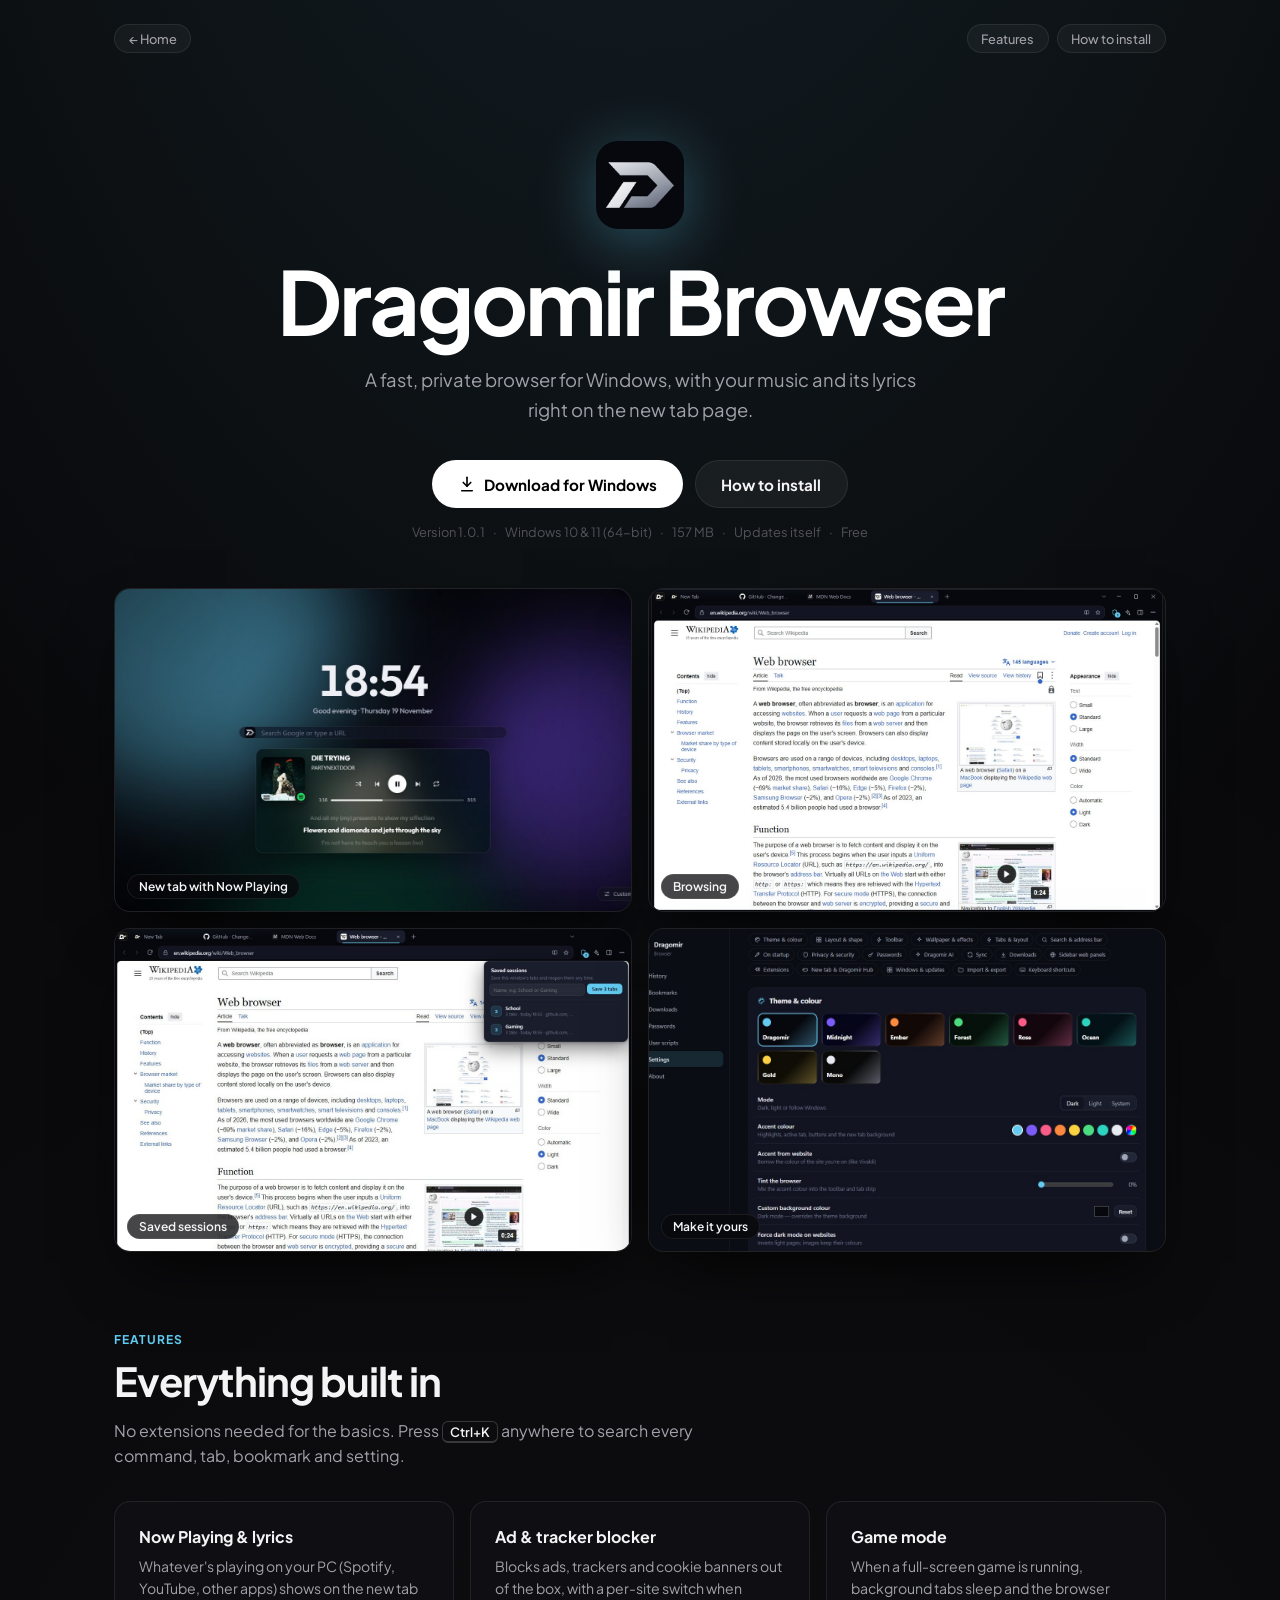
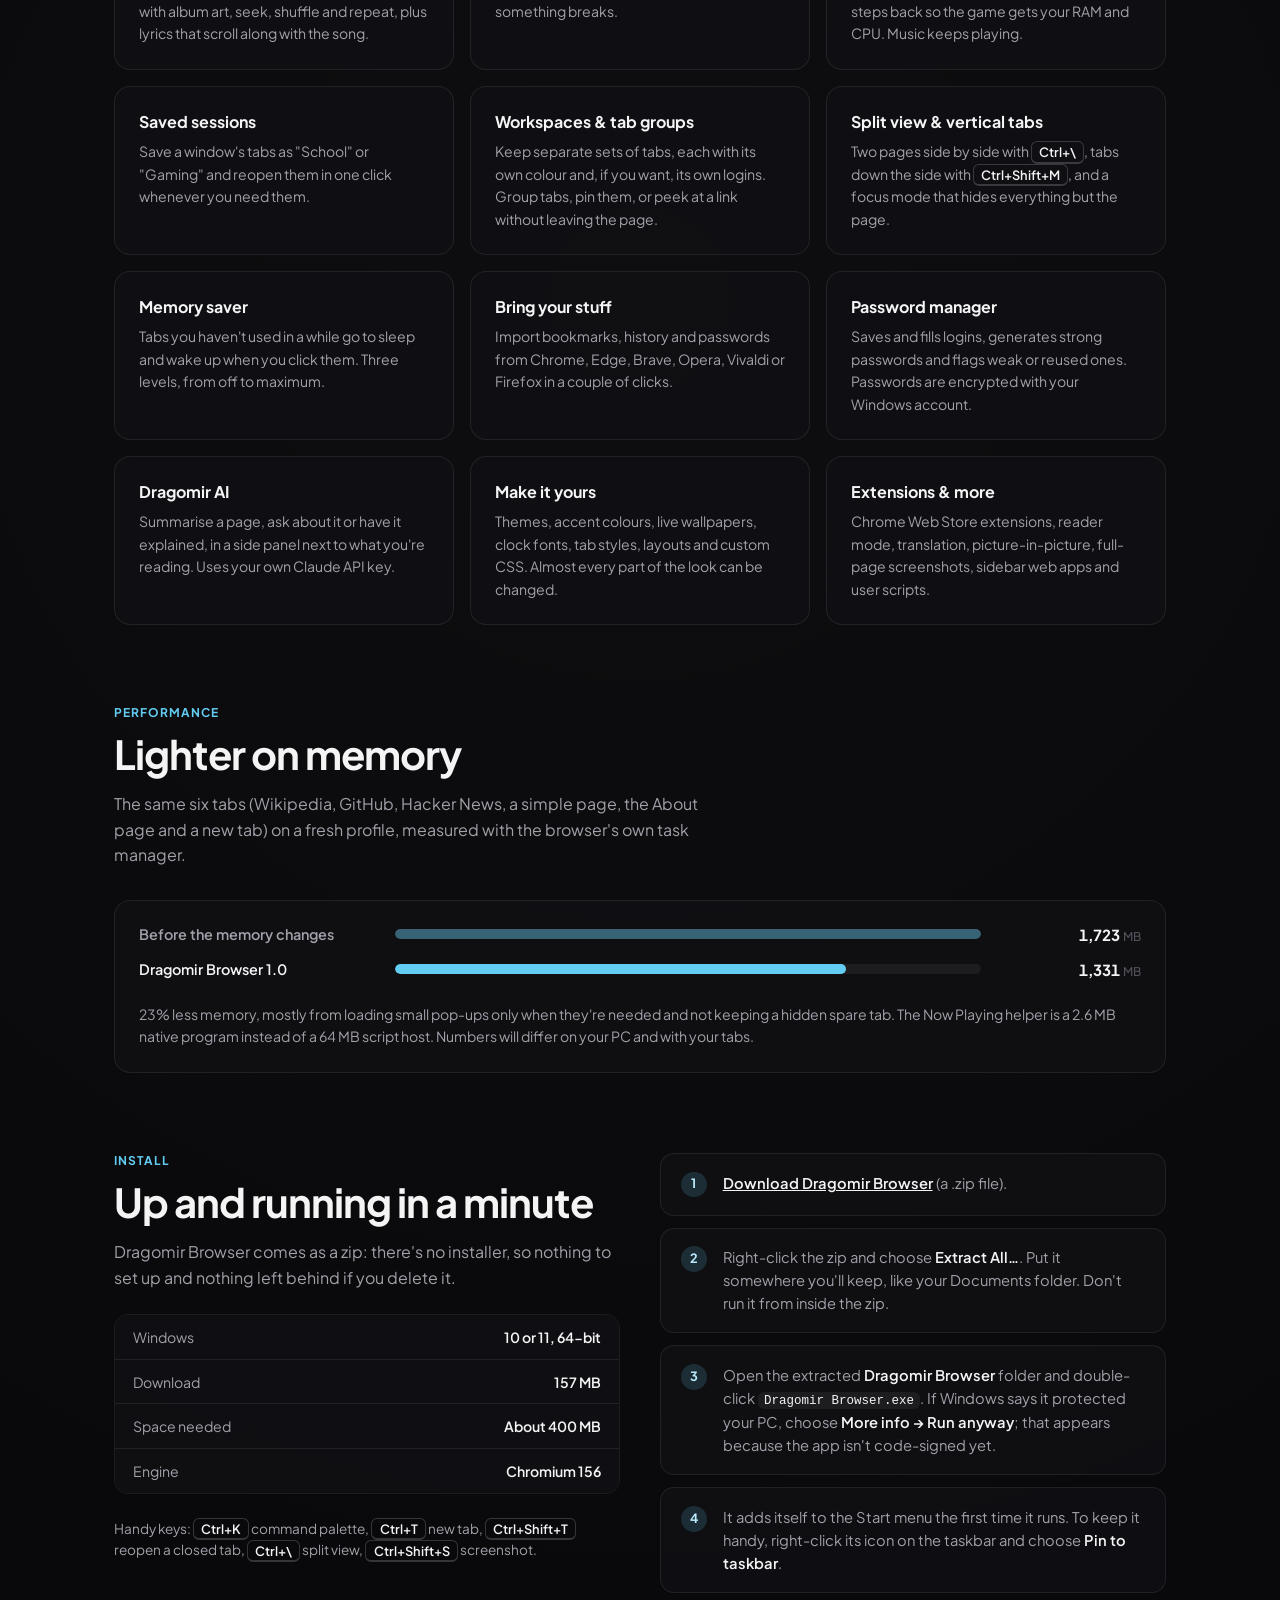
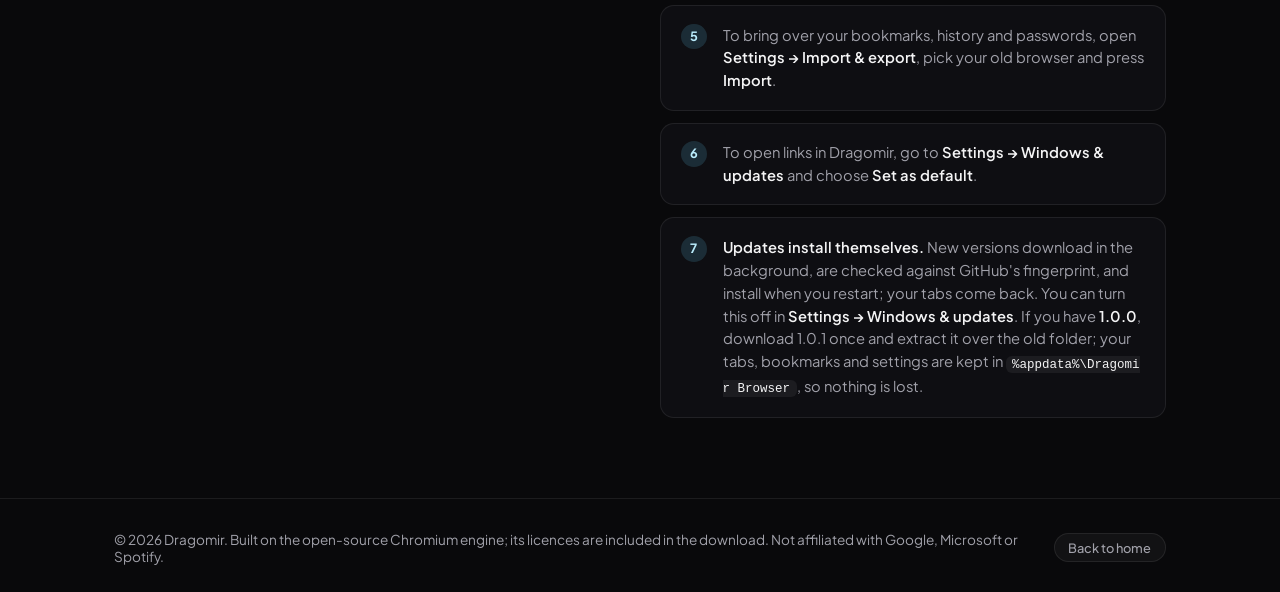
<file: browser/index.html>
<!DOCTYPE html>
<html lang="en">
<head>
  <meta charset="UTF-8">
  <meta name="viewport" content="width=device-width, initial-scale=1.0">
  <title>Dragomir Browser</title>
  <meta name="description" content="A fast, private web browser for Windows, with Spotify and lyrics on your new tab, a built-in ad blocker and game mode.">
  <link rel="icon" href="/favicon.ico">
  <link rel="preconnect" href="https://fonts.googleapis.com">
  <link rel="preconnect" href="https://fonts.gstatic.com" crossorigin>
  <link href="https://fonts.googleapis.com/css2?family=Plus+Jakarta+Sans:wght@400;500;600;700;800&display=swap" rel="stylesheet">
  <style>
    *, *::before, *::after {
      margin: 0;
      padding: 0;
      box-sizing: border-box;
    }

    :root {
      --bg: #09090b;
      --card-bg: rgba(18, 18, 22, 0.7);
      --border: rgba(255, 255, 255, 0.08);
      --border-hover: rgba(255, 255, 255, 0.18);
      --text-main: #f4f4f5;
      --text-muted: #a1a1aa;
      --text-subtle: #52525b;
      --accent: #62ccf2;
      --accent-rgb: 98, 204, 242;
    }

    html {
      scroll-behavior: smooth;
    }

    body {
      min-height: 100vh;
      background-color: var(--bg);
      background-image:
        radial-gradient(ellipse 80% 50% at 50% -20%, rgba(var(--accent-rgb), 0.13), transparent),
        radial-gradient(circle at 50% 50%, rgba(255, 255, 255, 0.02), transparent 70%);
      background-repeat: no-repeat;
      color: var(--text-main);
      font-family: 'Plus Jakarta Sans', system-ui, -apple-system, sans-serif;
      overflow-x: hidden;
      -webkit-font-smoothing: antialiased;
    }

    a { color: inherit; }

    .wrap {
      width: 100%;
      max-width: 1100px;
      margin: 0 auto;
      padding: 0 1.5rem;
    }

    /* Top bar */
    .topbar {
      display: flex;
      justify-content: space-between;
      align-items: center;
      padding: 1.5rem 0;
    }

    .topbar-links { display: inline-flex; flex-wrap: wrap; gap: 0.5rem; justify-content: flex-end; }

    .pill {
      display: inline-flex;
      align-items: center;
      gap: 0.4rem;
      padding: 0.35rem 0.85rem;
      border-radius: 9999px;
      background: rgba(255, 255, 255, 0.04);
      border: 1px solid var(--border);
      color: var(--text-muted);
      text-decoration: none;
      font-size: 0.8rem;
      font-weight: 500;
      white-space: nowrap;
      flex-shrink: 0;
      transition: all 0.2s cubic-bezier(0.16, 1, 0.3, 1);
    }

    .pill:hover {
      background: rgba(255, 255, 255, 0.09);
      border-color: var(--border-hover);
      color: var(--text-main);
      transform: translateY(-1px);
    }

    /* Hero */
    .hero {
      text-align: center;
      padding: 4rem 0 3rem;
      animation: fadeIn 0.5s ease;
    }

    .hero-logo {
      width: 88px;
      height: 88px;
      border-radius: 22px;
      margin-bottom: 1.5rem;
      filter: drop-shadow(0 10px 30px rgba(var(--accent-rgb), 0.35));
    }

    h1 {
      font-size: clamp(2.75rem, 8vw, 5.5rem);
      font-weight: 700;
      letter-spacing: -0.035em;
      line-height: 1;
      color: #ffffff;
    }

    .tagline {
      margin: 1.25rem auto 0;
      max-width: 36rem;
      font-size: clamp(1rem, 2.2vw, 1.15rem);
      line-height: 1.6;
      color: var(--text-muted);
    }

    .hero-actions {
      margin-top: 2.25rem;
      display: flex;
      flex-wrap: wrap;
      gap: 0.75rem;
      justify-content: center;
    }

    .btn {
      display: inline-flex;
      align-items: center;
      justify-content: center;
      gap: 0.55rem;
      padding: 0.85rem 1.6rem;
      border-radius: 9999px;
      font-family: inherit;
      font-size: 0.95rem;
      font-weight: 700;
      text-decoration: none;
      transition: all 0.2s ease;
    }

    .btn-primary {
      background: #ffffff;
      color: #000000;
    }

    .btn-primary:hover {
      background: #e4e4e7;
      transform: translateY(-1px);
      box-shadow: 0 6px 24px rgba(255, 255, 255, 0.15);
    }

    .btn-secondary {
      background: rgba(255, 255, 255, 0.05);
      border: 1px solid var(--border);
      color: var(--text-main);
    }

    .btn-secondary:hover {
      background: rgba(255, 255, 255, 0.1);
      border-color: var(--border-hover);
    }

    .btn svg {
      width: 18px;
      height: 18px;
    }

    .meta {
      margin-top: 1rem;
      display: flex;
      flex-wrap: wrap;
      justify-content: center;
      row-gap: 0.25rem;
      font-size: 0.8rem;
      color: var(--text-subtle);
    }

    .meta span {
      white-space: nowrap;
    }

    .meta span + span::before {
      content: "·";
      margin: 0 0.5rem;
    }

    /* Screenshots */
    .shots {
      display: grid;
      grid-template-columns: 1fr 1fr;
      gap: 1rem;
      margin-bottom: 5rem;
    }

    .shots figure {
      position: relative;
      aspect-ratio: 16 / 10;
      border-radius: 16px;
      overflow: hidden;
      border: 1px solid var(--border);
      background: var(--card-bg);
      box-shadow: 0 30px 60px -20px rgba(0, 0, 0, 0.8);
    }

    .shots img {
      display: block;
      width: 100%;
      height: 100%;
      object-fit: cover;
      object-position: top center;
    }

    .shots figcaption {
      position: absolute;
      left: 0.75rem;
      bottom: 0.75rem;
      padding: 0.25rem 0.7rem;
      border-radius: 9999px;
      background: rgba(9, 9, 11, 0.75);
      backdrop-filter: blur(12px);
      -webkit-backdrop-filter: blur(12px);
      border: 1px solid var(--border);
      font-size: 0.75rem;
      font-weight: 600;
      color: var(--text-main);
    }

    /* Sections */
    section {
      margin-bottom: 5rem;
    }

    .eyebrow {
      font-size: 0.75rem;
      font-weight: 700;
      text-transform: uppercase;
      letter-spacing: 0.08em;
      color: var(--accent);
    }

    h2 {
      margin-top: 0.5rem;
      font-size: clamp(1.75rem, 4vw, 2.5rem);
      font-weight: 700;
      letter-spacing: -0.025em;
    }

    .section-lead {
      margin-top: 0.75rem;
      max-width: 38rem;
      color: var(--text-muted);
      line-height: 1.6;
    }

    .features {
      margin-top: 2rem;
      display: grid;
      grid-template-columns: repeat(3, 1fr);
      gap: 1rem;
    }

    .card {
      padding: 1.5rem;
      border-radius: 16px;
      background: var(--card-bg);
      border: 1px solid var(--border);
      transition: border-color 0.2s ease, transform 0.2s ease;
    }

    .card:hover {
      border-color: var(--border-hover);
      transform: translateY(-2px);
    }

    .card h3 {
      font-size: 1rem;
      font-weight: 700;
    }

    .card p {
      margin-top: 0.5rem;
      font-size: 0.88rem;
      line-height: 1.6;
      color: var(--text-muted);
    }

    /* Performance */
    .perf { margin-top: 2rem; display: flex; flex-direction: column; gap: 1rem; }
    .perf:hover { transform: none; }
    .perf-row { display: grid; grid-template-columns: 15rem 1fr 9rem; align-items: center; gap: 1rem; }
    .perf-label { font-size: 0.9rem; font-weight: 600; color: var(--text-muted); }
    .perf-row.best .perf-label { color: var(--text-main); }
    .perf-bar { height: 10px; border-radius: 9999px; background: rgba(255, 255, 255, 0.06); overflow: hidden; }
    .perf-bar span { display: block; height: 100%; border-radius: 9999px; background: rgba(var(--accent-rgb), 0.4); }
    .perf-row.best .perf-bar span { background: var(--accent); }
    .perf-num { font-size: 0.95rem; font-weight: 700; text-align: right; font-variant-numeric: tabular-nums; }
    .perf-num small { font-weight: 500; color: var(--text-subtle); font-size: 0.75rem; }
    .perf-note { margin-top: 0.5rem; font-size: 0.82rem; line-height: 1.6; color: var(--text-subtle); }

    /* Install */
    .install {
      display: grid;
      grid-template-columns: 1fr 1fr;
      gap: 2.5rem;
      align-items: start;
    }

    .steps {
      list-style: none;
      counter-reset: step;
      display: flex;
      flex-direction: column;
      gap: 0.75rem;
    }

    .steps li {
      counter-increment: step;
      display: flex;
      gap: 1rem;
      padding: 1.1rem 1.25rem;
      border-radius: 14px;
      background: var(--card-bg);
      border: 1px solid var(--border);
      font-size: 0.92rem;
      line-height: 1.55;
      color: var(--text-muted);
    }

    .steps li::before {
      content: counter(step);
      flex-shrink: 0;
      width: 1.6rem;
      height: 1.6rem;
      border-radius: 9999px;
      background: rgba(var(--accent-rgb), 0.16);
      color: #b9ebfb;
      display: inline-flex;
      align-items: center;
      justify-content: center;
      font-size: 0.8rem;
      font-weight: 700;
    }

    .steps strong {
      color: var(--text-main);
      font-weight: 600;
    }

    .steps a {
      color: var(--text-main);
    }

    code {
      font-family: ui-monospace, SFMono-Regular, Consolas, monospace;
      font-size: 0.85em;
      padding: 0.1rem 0.4rem;
      border-radius: 6px;
      background: rgba(255, 255, 255, 0.06);
      color: var(--text-main);
      word-break: break-all;
    }

    .reqs {
      margin-top: 1.5rem;
      display: flex;
      flex-direction: column;
      border-radius: 14px;
      border: 1px solid var(--border);
      overflow: hidden;
    }

    .reqs div {
      display: flex;
      justify-content: space-between;
      gap: 1rem;
      padding: 0.8rem 1.1rem;
      font-size: 0.88rem;
      background: var(--card-bg);
    }

    .reqs div + div {
      border-top: 1px solid var(--border);
    }

    .reqs dt {
      color: var(--text-muted);
    }

    .reqs dd {
      font-weight: 600;
      text-align: right;
    }

    .keys {
      margin-top: 1.5rem;
      font-size: 0.85rem;
      color: var(--text-muted);
      line-height: 1.6;
    }

    kbd {
      font-family: inherit;
      font-size: 0.8rem;
      font-weight: 600;
      padding: 0.1rem 0.45rem;
      border-radius: 6px;
      border: 1px solid var(--border-hover);
      border-bottom-width: 2px;
      color: var(--text-main);
      white-space: nowrap;
    }

    /* Footer */
    footer {
      border-top: 1px solid var(--border);
    }

    footer .wrap {
      display: flex;
      justify-content: space-between;
      align-items: center;
      gap: 1rem;
      padding-top: 2rem;
      padding-bottom: 2rem;
      font-size: 0.85rem;
      color: var(--text-muted);
    }

    @keyframes fadeIn {
      0% { opacity: 0; transform: translateY(8px); }
      100% { opacity: 1; transform: translateY(0); }
    }

    @media (max-width: 860px) {
      .features {
        grid-template-columns: repeat(2, 1fr);
      }
      .install {
        grid-template-columns: 1fr;
      }
    }

    @media (max-width: 640px) {
      .hero {
        padding: 2.5rem 0 2.5rem;
      }
      .shots {
        grid-template-columns: 1fr;
      }
      .features {
        grid-template-columns: 1fr;
      }
      .btn {
        width: 100%;
      }
      .perf-row { grid-template-columns: 1fr; gap: 0.4rem; }
      .perf-num { text-align: left; }
      footer .wrap {
        flex-direction: column;
        text-align: center;
      }
    }
  </style>
</head>
<body>

  <div class="wrap">
    <nav class="topbar">
      <a href="/" class="pill">&larr; Home</a>
      <span class="topbar-links">
        <a href="#features" class="pill">Features</a>
        <a href="#install" class="pill">How to install</a>
      </span>
    </nav>

    <header class="hero">
      <img src="/browser/img/logo.png" alt="Dragomir Browser logo" class="hero-logo" width="88" height="88">
      <h1>Dragomir Browser</h1>
      <p class="tagline">A fast, private browser for Windows, with your music and its lyrics right on the new tab page.</p>

      <div class="hero-actions">
        <a href="https://github.com/DragomirFr/Dragomir/releases/download/browser-v1.0.1/Dragomir-Browser-1.0.1-win-x64.zip" class="btn btn-primary">
          <svg viewBox="0 0 24 24" fill="none" stroke="currentColor" stroke-width="2.2" stroke-linecap="round" stroke-linejoin="round"><path d="M12 3v12"/><path d="m7 10 5 5 5-5"/><path d="M5 21h14"/></svg>
          Download for Windows
        </a>
        <a href="#install" class="btn btn-secondary">How to install</a>
      </div>
      <p class="meta"><span>Version 1.0.1</span><span>Windows 10 &amp; 11 (64-bit)</span><span>157 MB</span><span>Updates itself</span><span>Free</span></p>
    </header>

    <div class="shots">
      <figure>
        <img src="/browser/img/newtab.jpg" alt="New tab page with the clock, search box and a Spotify player showing synced lyrics" width="1348" height="770" loading="lazy">
        <figcaption>New tab with Now Playing</figcaption>
      </figure>
      <figure>
        <img src="/browser/img/browsing.jpg" alt="Dragomir Browser showing a Wikipedia article with tabs and the address bar" width="1376" height="868" loading="lazy">
        <figcaption>Browsing</figcaption>
      </figure>
      <figure>
        <img src="/browser/img/sessions.jpg" alt="Saved sessions menu listing School and Gaming sessions" width="1360" height="860" loading="lazy">
        <figcaption>Saved sessions</figcaption>
      </figure>
      <figure>
        <img src="/browser/img/settings.jpg" alt="Appearance settings with theme presets and accent colours" width="1348" height="770" loading="lazy">
        <figcaption>Make it yours</figcaption>
      </figure>
    </div>

    <section id="features">
      <p class="eyebrow">Features</p>
      <h2>Everything built in</h2>
      <p class="section-lead">No extensions needed for the basics. Press <kbd>Ctrl+K</kbd> anywhere to search every command, tab, bookmark and setting.</p>

      <div class="features">
        <div class="card">
          <h3>Now Playing &amp; lyrics</h3>
          <p>Whatever's playing on your PC (Spotify, YouTube, other apps) shows on the new tab with album art, seek, shuffle and repeat, plus lyrics that scroll along with the song.</p>
        </div>
        <div class="card">
          <h3>Ad &amp; tracker blocker</h3>
          <p>Blocks ads, trackers and cookie banners out of the box, with a per-site switch when something breaks.</p>
        </div>
        <div class="card">
          <h3>Game mode</h3>
          <p>When a full-screen game is running, background tabs sleep and the browser steps back so the game gets your RAM and CPU. Music keeps playing.</p>
        </div>
        <div class="card">
          <h3>Saved sessions</h3>
          <p>Save a window's tabs as "School" or "Gaming" and reopen them in one click whenever you need them.</p>
        </div>
        <div class="card">
          <h3>Workspaces &amp; tab groups</h3>
          <p>Keep separate sets of tabs, each with its own colour and, if you want, its own logins. Group tabs, pin them, or peek at a link without leaving the page.</p>
        </div>
        <div class="card">
          <h3>Split view &amp; vertical tabs</h3>
          <p>Two pages side by side with <kbd>Ctrl+\</kbd>, tabs down the side with <kbd>Ctrl+Shift+M</kbd>, and a focus mode that hides everything but the page.</p>
        </div>
        <div class="card">
          <h3>Memory saver</h3>
          <p>Tabs you haven't used in a while go to sleep and wake up when you click them. Three levels, from off to maximum.</p>
        </div>
        <div class="card">
          <h3>Bring your stuff</h3>
          <p>Import bookmarks, history and passwords from Chrome, Edge, Brave, Opera, Vivaldi or Firefox in a couple of clicks.</p>
        </div>
        <div class="card">
          <h3>Password manager</h3>
          <p>Saves and fills logins, generates strong passwords and flags weak or reused ones. Passwords are encrypted with your Windows account.</p>
        </div>
        <div class="card">
          <h3>Dragomir AI</h3>
          <p>Summarise a page, ask about it or have it explained, in a side panel next to what you're reading. Uses your own Claude API key.</p>
        </div>
        <div class="card">
          <h3>Make it yours</h3>
          <p>Themes, accent colours, live wallpapers, clock fonts, tab styles, layouts and custom CSS. Almost every part of the look can be changed.</p>
        </div>
        <div class="card">
          <h3>Extensions &amp; more</h3>
          <p>Chrome Web Store extensions, reader mode, translation, picture-in-picture, full-page screenshots, sidebar web apps and user scripts.</p>
        </div>
      </div>
    </section>

    <section id="performance">
      <p class="eyebrow">Performance</p>
      <h2>Lighter on memory</h2>
      <p class="section-lead">The same six tabs (Wikipedia, GitHub, Hacker News, a simple page, the About page and a new tab) on a fresh profile, measured with the browser's own task manager.</p>

      <div class="perf card">
        <div class="perf-row">
          <span class="perf-label">Before the memory changes</span>
          <span class="perf-bar"><span style="width: 100%"></span></span>
          <span class="perf-num">1,723 <small>MB</small></span>
        </div>
        <div class="perf-row best">
          <span class="perf-label">Dragomir Browser 1.0</span>
          <span class="perf-bar"><span style="width: 77%"></span></span>
          <span class="perf-num">1,331 <small>MB</small></span>
        </div>
        <p class="perf-note">23% less memory, mostly from loading small pop-ups only when they're needed and not keeping a hidden spare tab. The Now Playing helper is a 2.6 MB native program instead of a 64 MB script host. Numbers will differ on your PC and with your tabs.</p>
      </div>
    </section>

    <section id="install" class="install">
      <div>
        <p class="eyebrow">Install</p>
        <h2>Up and running in a minute</h2>
        <p class="section-lead">Dragomir Browser comes as a zip: there's no installer, so nothing to set up and nothing left behind if you delete it.</p>

        <dl class="reqs">
          <div><dt>Windows</dt><dd>10 or 11, 64-bit</dd></div>
          <div><dt>Download</dt><dd>157 MB</dd></div>
          <div><dt>Space needed</dt><dd>About 400 MB</dd></div>
          <div><dt>Engine</dt><dd>Chromium 156</dd></div>
        </dl>

        <p class="keys">Handy keys: <kbd>Ctrl+K</kbd> command palette, <kbd>Ctrl+T</kbd> new tab, <kbd>Ctrl+Shift+T</kbd> reopen a closed tab, <kbd>Ctrl+\</kbd> split view, <kbd>Ctrl+Shift+S</kbd> screenshot.</p>
      </div>

      <ol class="steps">
        <li><span><a href="https://github.com/DragomirFr/Dragomir/releases/download/browser-v1.0.1/Dragomir-Browser-1.0.1-win-x64.zip"><strong>Download Dragomir Browser</strong></a> (a .zip file).</span></li>
        <li><span>Right-click the zip and choose <strong>Extract All…</strong>. Put it somewhere you'll keep, like your Documents folder. Don't run it from inside the zip.</span></li>
        <li><span>Open the extracted <strong>Dragomir Browser</strong> folder and double-click <code>Dragomir Browser.exe</code>. If Windows says it protected your PC, choose <strong>More info → Run anyway</strong>; that appears because the app isn't code-signed yet.</span></li>
        <li><span>It adds itself to the Start menu the first time it runs. To keep it handy, right-click its icon on the taskbar and choose <strong>Pin to taskbar</strong>.</span></li>
        <li><span>To bring over your bookmarks, history and passwords, open <strong>Settings → Import &amp; export</strong>, pick your old browser and press <strong>Import</strong>.</span></li>
        <li><span>To open links in Dragomir, go to <strong>Settings → Windows &amp; updates</strong> and choose <strong>Set as default</strong>.</span></li>
        <li><span><strong>Updates install themselves.</strong> New versions download in the background, are checked against GitHub's fingerprint, and install when you restart; your tabs come back. You can turn this off in <strong>Settings → Windows &amp; updates</strong>. If you have <strong>1.0.0</strong>, download 1.0.1 once and extract it over the old folder; your tabs, bookmarks and settings are kept in <code>%appdata%\Dragomir Browser</code>, so nothing is lost.</span></li>
      </ol>
    </section>
  </div>

  <footer>
    <div class="wrap">
      <span>&copy; 2026 Dragomir. Built on the open-source Chromium engine; its licences are included in the download. Not affiliated with Google, Microsoft or Spotify.</span>
      <a href="/" class="pill">Back to home</a>
    </div>
  </footer>

</body>
</html>
</file>
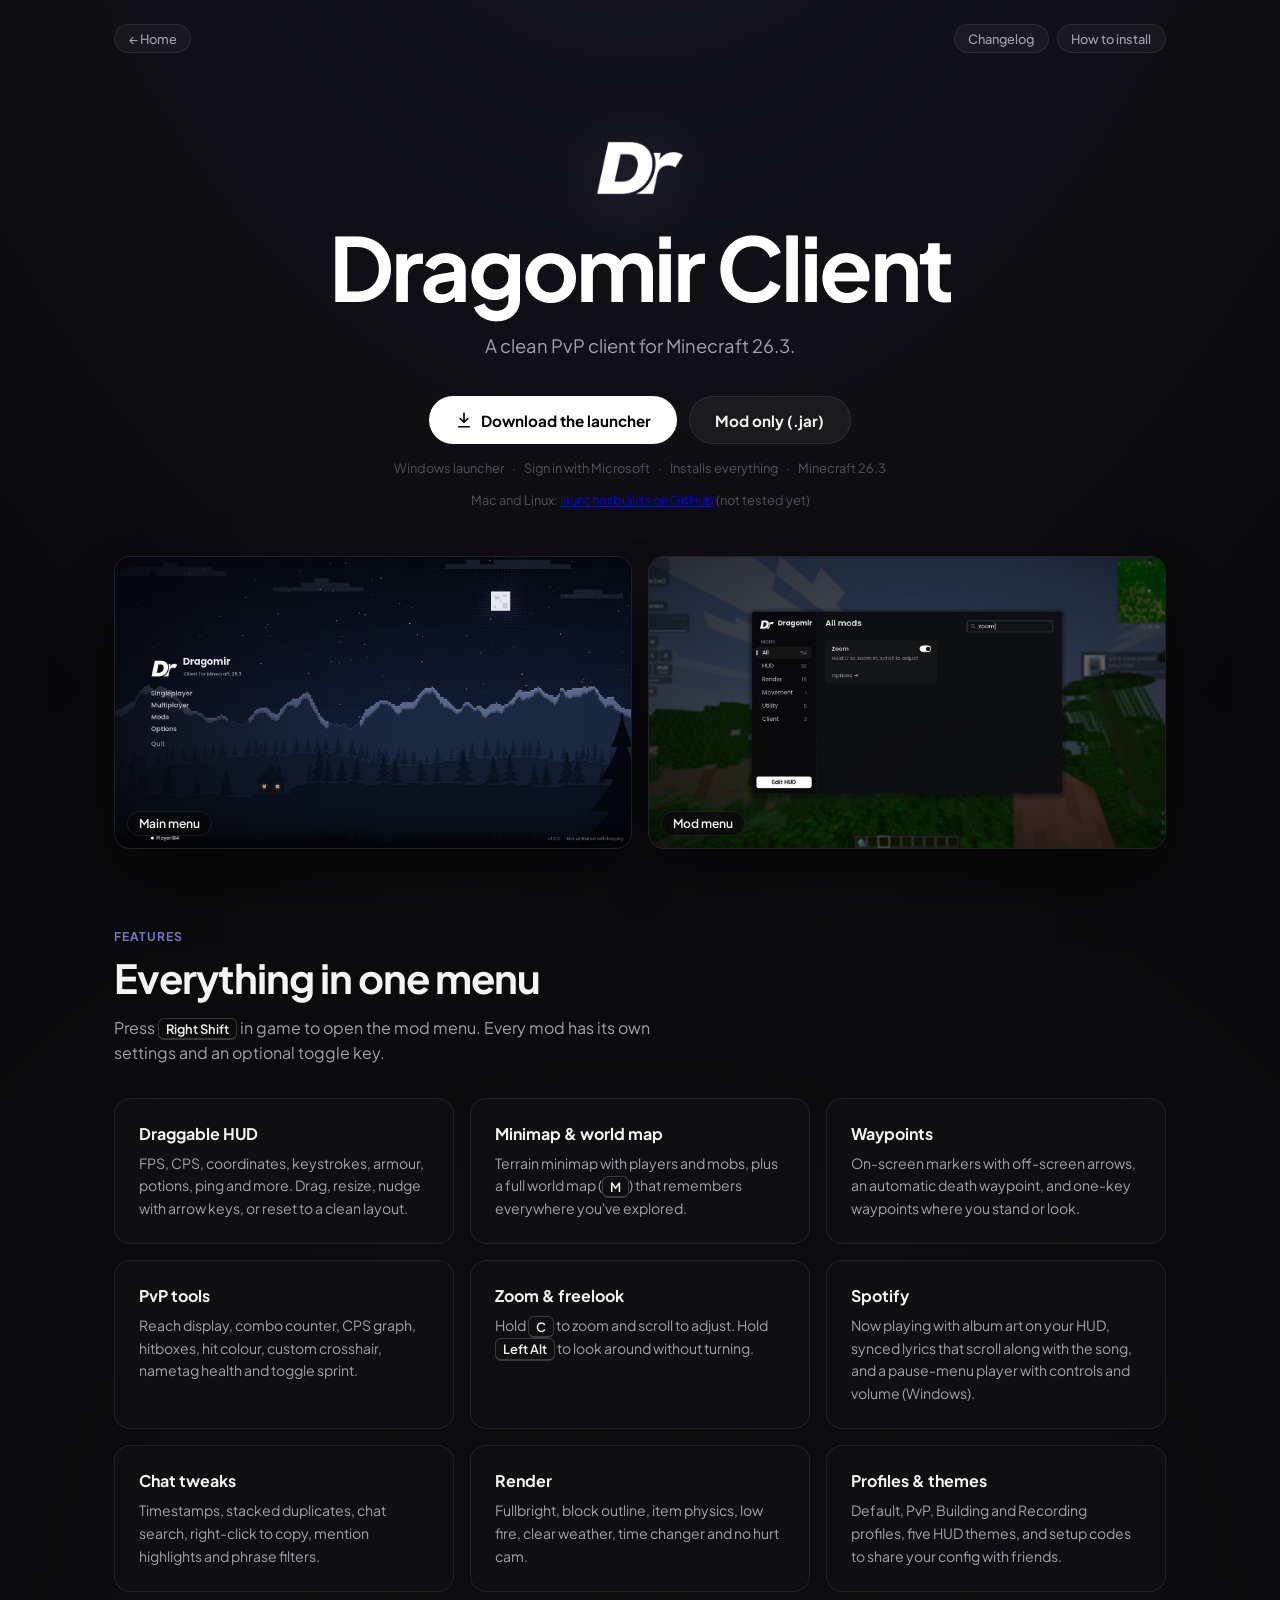
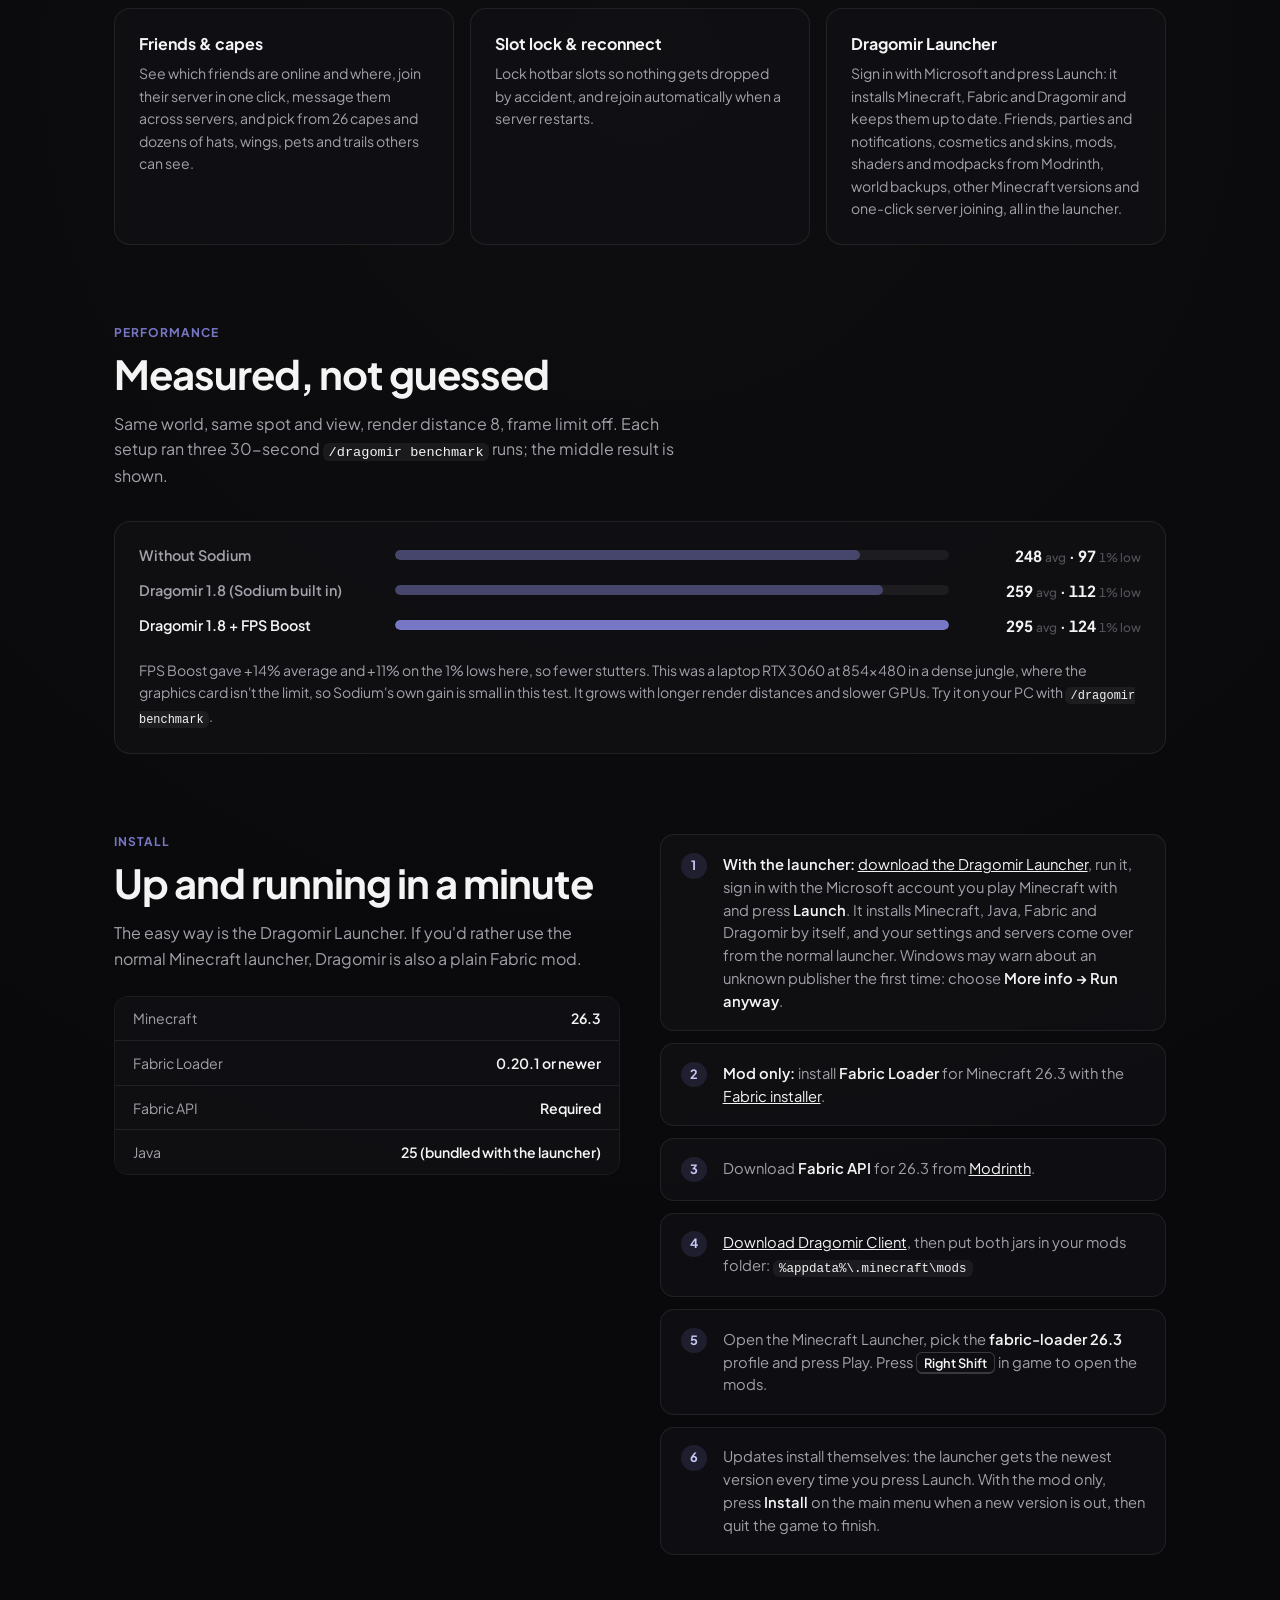
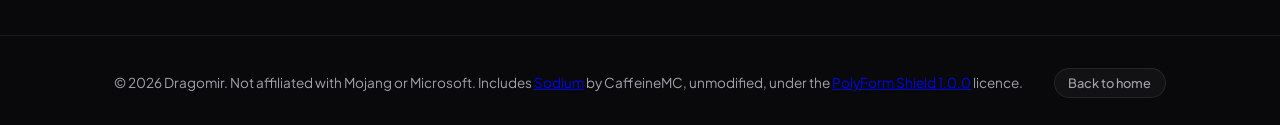
<file: client/index.html>
<!DOCTYPE html>
<html lang="en">
<head>
  <meta charset="UTF-8">
  <meta name="viewport" content="width=device-width, initial-scale=1.0">
  <title>Dragomir Client</title>
  <meta name="description" content="A clean PvP client for Minecraft 26.3.">
  <link rel="icon" href="/favicon.ico">
  <link rel="preconnect" href="https://fonts.googleapis.com">
  <link rel="preconnect" href="https://fonts.gstatic.com" crossorigin>
  <link href="https://fonts.googleapis.com/css2?family=Plus+Jakarta+Sans:wght@400;500;600;700;800&display=swap" rel="stylesheet">
  <style>
    *, *::before, *::after {
      margin: 0;
      padding: 0;
      box-sizing: border-box;
    }

    :root {
      --bg: #09090b;
      --card-bg: rgba(18, 18, 22, 0.7);
      --border: rgba(255, 255, 255, 0.08);
      --border-hover: rgba(255, 255, 255, 0.18);
      --text-main: #f4f4f5;
      --text-muted: #a1a1aa;
      --text-subtle: #52525b;
      --accent: #7877c6;
    }

    html {
      scroll-behavior: smooth;
    }

    body {
      min-height: 100vh;
      background-color: var(--bg);
      background-image:
        radial-gradient(ellipse 80% 50% at 50% -20%, rgba(120, 119, 198, 0.14), transparent),
        radial-gradient(circle at 50% 50%, rgba(255, 255, 255, 0.02), transparent 70%);
      background-repeat: no-repeat;
      color: var(--text-main);
      font-family: 'Plus Jakarta Sans', system-ui, -apple-system, sans-serif;
      overflow-x: hidden;
      -webkit-font-smoothing: antialiased;
    }

    .wrap {
      width: 100%;
      max-width: 1100px;
      margin: 0 auto;
      padding: 0 1.5rem;
    }

    /* Top bar */
    .topbar {
      display: flex;
      justify-content: space-between;
      align-items: center;
      padding: 1.5rem 0;
    }

    .pill {
      display: inline-flex;
      align-items: center;
      gap: 0.4rem;
      padding: 0.35rem 0.85rem;
      border-radius: 9999px;
      background: rgba(255, 255, 255, 0.04);
      border: 1px solid var(--border);
      color: var(--text-muted);
      text-decoration: none;
      font-size: 0.8rem;
      font-weight: 500;
      transition: all 0.2s cubic-bezier(0.16, 1, 0.3, 1);
    }

    .pill:hover {
      background: rgba(255, 255, 255, 0.09);
      border-color: var(--border-hover);
      color: var(--text-main);
      transform: translateY(-1px);
    }

    /* Hero */
    .hero {
      text-align: center;
      padding: 4rem 0 3rem;
      animation: fadeIn 0.5s ease;
    }

    .hero-logo {
      width: 88px;
      height: auto;
      margin-bottom: 1.5rem;
      filter: drop-shadow(0 10px 30px rgba(120, 119, 198, 0.35));
    }

    h1 {
      font-size: clamp(2.75rem, 8vw, 5.5rem);
      font-weight: 700;
      letter-spacing: -0.035em;
      line-height: 1;
      color: #ffffff;
    }

    .tagline {
      margin: 1.25rem auto 0;
      max-width: 34rem;
      font-size: clamp(1rem, 2.2vw, 1.15rem);
      line-height: 1.6;
      color: var(--text-muted);
    }

    .hero-actions {
      margin-top: 2.25rem;
      display: flex;
      flex-wrap: wrap;
      gap: 0.75rem;
      justify-content: center;
    }

    .btn {
      display: inline-flex;
      align-items: center;
      justify-content: center;
      gap: 0.55rem;
      padding: 0.85rem 1.6rem;
      border-radius: 9999px;
      font-family: inherit;
      font-size: 0.95rem;
      font-weight: 700;
      text-decoration: none;
      transition: all 0.2s ease;
    }

    .btn-primary {
      background: #ffffff;
      color: #000000;
    }

    .btn-primary:hover {
      background: #e4e4e7;
      transform: translateY(-1px);
      box-shadow: 0 6px 24px rgba(255, 255, 255, 0.15);
    }

    .btn-secondary {
      background: rgba(255, 255, 255, 0.05);
      border: 1px solid var(--border);
      color: var(--text-main);
    }

    .btn-secondary:hover {
      background: rgba(255, 255, 255, 0.1);
      border-color: var(--border-hover);
    }

    .btn svg {
      width: 18px;
      height: 18px;
    }

    .meta {
      margin-top: 1rem;
      font-size: 0.8rem;
      color: var(--text-subtle);
    }

    .meta span {
      white-space: nowrap;
    }

    .meta span + span::before {
      content: "·";
      margin: 0 0.5rem;
    }

    /* Screenshots */
    .shots {
      display: grid;
      grid-template-columns: 1fr 1fr;
      gap: 1rem;
      margin-bottom: 5rem;
    }

    .shots figure {
      position: relative;
      border-radius: 16px;
      overflow: hidden;
      border: 1px solid var(--border);
      background: var(--card-bg);
      box-shadow: 0 30px 60px -20px rgba(0, 0, 0, 0.8);
    }

    .shots img {
      display: block;
      width: 100%;
      height: 100%;
      object-fit: cover;
    }

    .shots figcaption {
      position: absolute;
      left: 0.75rem;
      bottom: 0.75rem;
      padding: 0.25rem 0.7rem;
      border-radius: 9999px;
      background: rgba(9, 9, 11, 0.75);
      backdrop-filter: blur(12px);
      -webkit-backdrop-filter: blur(12px);
      border: 1px solid var(--border);
      font-size: 0.75rem;
      font-weight: 600;
      color: var(--text-main);
    }

    /* Sections */
    section {
      margin-bottom: 5rem;
    }

    .eyebrow {
      font-size: 0.75rem;
      font-weight: 700;
      text-transform: uppercase;
      letter-spacing: 0.08em;
      color: var(--accent);
    }

    h2 {
      margin-top: 0.5rem;
      font-size: clamp(1.75rem, 4vw, 2.5rem);
      font-weight: 700;
      letter-spacing: -0.025em;
    }

    .section-lead {
      margin-top: 0.75rem;
      max-width: 36rem;
      color: var(--text-muted);
      line-height: 1.6;
    }

    .features {
      margin-top: 2rem;
      display: grid;
      grid-template-columns: repeat(3, 1fr);
      gap: 1rem;
    }

    .card {
      padding: 1.5rem;
      border-radius: 16px;
      background: var(--card-bg);
      border: 1px solid var(--border);
      transition: border-color 0.2s ease, transform 0.2s ease;
    }

    .card:hover {
      border-color: var(--border-hover);
      transform: translateY(-2px);
    }

    .card h3 {
      font-size: 1rem;
      font-weight: 700;
    }

    .card p {
      margin-top: 0.5rem;
      font-size: 0.88rem;
      line-height: 1.6;
      color: var(--text-muted);
    }

    /* Install */
    .install {
      display: grid;
      grid-template-columns: 1fr 1fr;
      gap: 2.5rem;
      align-items: start;
    }

    .steps {
      list-style: none;
      counter-reset: step;
      display: flex;
      flex-direction: column;
      gap: 0.75rem;
    }

    .steps li {
      counter-increment: step;
      display: flex;
      gap: 1rem;
      padding: 1.1rem 1.25rem;
      border-radius: 14px;
      background: var(--card-bg);
      border: 1px solid var(--border);
      font-size: 0.92rem;
      line-height: 1.55;
      color: var(--text-muted);
    }

    .steps li::before {
      content: counter(step);
      flex-shrink: 0;
      width: 1.6rem;
      height: 1.6rem;
      border-radius: 9999px;
      background: rgba(120, 119, 198, 0.16);
      color: #c7c6f5;
      display: inline-flex;
      align-items: center;
      justify-content: center;
      font-size: 0.8rem;
      font-weight: 700;
    }

    .steps strong {
      color: var(--text-main);
      font-weight: 600;
    }

    .steps a {
      color: var(--text-main);
    }

    code {
      font-family: ui-monospace, SFMono-Regular, Consolas, monospace;
      font-size: 0.85em;
      padding: 0.1rem 0.4rem;
      border-radius: 6px;
      background: rgba(255, 255, 255, 0.06);
      color: var(--text-main);
      word-break: break-all;
    }

    .reqs {
      margin-top: 1.5rem;
      display: flex;
      flex-direction: column;
      border-radius: 14px;
      border: 1px solid var(--border);
      overflow: hidden;
    }

    .reqs div {
      display: flex;
      justify-content: space-between;
      gap: 1rem;
      padding: 0.8rem 1.1rem;
      font-size: 0.88rem;
      background: var(--card-bg);
    }

    .reqs div + div {
      border-top: 1px solid var(--border);
    }

    .reqs dt {
      color: var(--text-muted);
    }

    .reqs dd {
      font-weight: 600;
      text-align: right;
    }

    .keys {
      margin-top: 1.5rem;
      font-size: 0.85rem;
      color: var(--text-muted);
      line-height: 1.6;
    }

    kbd {
      font-family: inherit;
      font-size: 0.8rem;
      font-weight: 600;
      padding: 0.1rem 0.45rem;
      border-radius: 6px;
      border: 1px solid var(--border-hover);
      border-bottom-width: 2px;
      color: var(--text-main);
    }

    /* Footer */
    footer {
      border-top: 1px solid var(--border);
    }

    footer .wrap {
      display: flex;
      justify-content: space-between;
      align-items: center;
      gap: 1rem;
      padding-top: 2rem;
      padding-bottom: 2rem;
      font-size: 0.85rem;
      color: var(--text-muted);
    }

    .topbar-links { display: inline-flex; flex-wrap: wrap; gap: 0.5rem; justify-content: flex-end; }

    /* Performance */
    #performance { margin-top: 5rem; }
    .perf { margin-top: 2rem; display: flex; flex-direction: column; gap: 1rem; }
    .perf:hover { transform: none; }
    .perf-row { display: grid; grid-template-columns: 15rem 1fr 11rem; align-items: center; gap: 1rem; }
    .perf-label { font-size: 0.9rem; font-weight: 600; color: var(--text-muted); }
    .perf-row.best .perf-label { color: var(--text-main); }
    .perf-bar { height: 10px; border-radius: 9999px; background: rgba(255, 255, 255, 0.06); overflow: hidden; }
    .perf-bar span { display: block; height: 100%; border-radius: 9999px; background: rgba(120, 119, 198, 0.45); }
    .perf-row.best .perf-bar span { background: var(--accent); }
    .perf-num { font-size: 0.95rem; font-weight: 700; text-align: right; font-variant-numeric: tabular-nums; }
    .perf-num small { font-weight: 500; color: var(--text-subtle); font-size: 0.75rem; }
    .perf-note { margin-top: 0.5rem; font-size: 0.82rem; line-height: 1.6; color: var(--text-subtle); }
    #performance code, .perf-note code { font-size: 0.85em; background: rgba(255, 255, 255, 0.06); padding: 0.1rem 0.35rem; border-radius: 6px; }
    @media (max-width: 640px) {
      .perf-row { grid-template-columns: 1fr; gap: 0.4rem; }
      .perf-num { text-align: left; }
    }

    @keyframes fadeIn {
      0% { opacity: 0; transform: translateY(8px); }
      100% { opacity: 1; transform: translateY(0); }
    }

    @media (max-width: 860px) {
      .features {
        grid-template-columns: repeat(2, 1fr);
      }
      .install {
        grid-template-columns: 1fr;
      }
    }

    @media (max-width: 640px) {
      .hero {
        padding: 2.5rem 0 2.5rem;
      }
      .shots {
        grid-template-columns: 1fr;
      }
      .features {
        grid-template-columns: 1fr;
      }
      .btn {
        width: 100%;
      }
      footer .wrap {
        flex-direction: column;
        text-align: center;
      }
    }
  </style>
</head>
<body>

  <div class="wrap">
    <nav class="topbar">
      <a href="/" class="pill">&larr; Home</a>
      <span class="topbar-links">
        <a href="/client/changelog" class="pill">Changelog</a>
        <a href="#install" class="pill">How to install</a>
      </span>
    </nav>

    <header class="hero">
      <img src="/client/img/logo.png" alt="Dragomir logo" class="hero-logo" width="88" height="88">
      <h1>Dragomir Client</h1>
      <p class="tagline">A clean PvP client for Minecraft 26.3.</p>

      <div class="hero-actions">
        <a href="https://github.com/DragomirFr/Dragomir/releases/download/launcher-v1.3.2/Dragomir-Launcher-Setup-1.3.2.exe" class="btn btn-primary">
          <svg viewBox="0 0 24 24" fill="none" stroke="currentColor" stroke-width="2.2" stroke-linecap="round" stroke-linejoin="round"><path d="M12 3v12"/><path d="m7 10 5 5 5-5"/><path d="M5 21h14"/></svg>
          Download the launcher
        </a>
        <a href="/client/dragomir-client-1.13.0.jar" download class="btn btn-secondary">Mod only (.jar)</a>
      </div>
      <p class="meta"><span>Windows launcher</span><span>Sign in with Microsoft</span><span>Installs everything</span><span>Minecraft 26.3</span></p>
      <p class="meta"><span>Mac and Linux: <a href="https://github.com/DragomirFr/Dragomir/releases/tag/launcher-v1.3.0" target="_blank" rel="noopener noreferrer">launcher builds on GitHub</a> (not tested yet)</span></p>
    </header>

    <div class="shots">
      <figure>
        <img src="/client/img/main-menu.jpg" alt="Dragomir main menu" loading="lazy">
        <figcaption>Main menu</figcaption>
      </figure>
      <figure>
        <img src="/client/img/mod-menu.jpg" alt="Dragomir mod menu with search" loading="lazy">
        <figcaption>Mod menu</figcaption>
      </figure>
    </div>

    <section id="features">
      <p class="eyebrow">Features</p>
      <h2>Everything in one menu</h2>
      <p class="section-lead">Press <kbd>Right Shift</kbd> in game to open the mod menu. Every mod has its own settings and an optional toggle key.</p>

      <div class="features">
        <div class="card">
          <h3>Draggable HUD</h3>
          <p>FPS, CPS, coordinates, keystrokes, armour, potions, ping and more. Drag, resize, nudge with arrow keys, or reset to a clean layout.</p>
        </div>
        <div class="card">
          <h3>Minimap &amp; world map</h3>
          <p>Terrain minimap with players and mobs, plus a full world map (<kbd>M</kbd>) that remembers everywhere you've explored.</p>
        </div>
        <div class="card">
          <h3>Waypoints</h3>
          <p>On-screen markers with off-screen arrows, an automatic death waypoint, and one-key waypoints where you stand or look.</p>
        </div>
        <div class="card">
          <h3>PvP tools</h3>
          <p>Reach display, combo counter, CPS graph, hitboxes, hit colour, custom crosshair, nametag health and toggle sprint.</p>
        </div>
        <div class="card">
          <h3>Zoom &amp; freelook</h3>
          <p>Hold <kbd>C</kbd> to zoom and scroll to adjust. Hold <kbd>Left Alt</kbd> to look around without turning.</p>
        </div>
        <div class="card">
          <h3>Spotify</h3>
          <p>Now playing with album art on your HUD, synced lyrics that scroll along with the song, and a pause-menu player with controls and volume (Windows).</p>
        </div>
        <div class="card">
          <h3>Chat tweaks</h3>
          <p>Timestamps, stacked duplicates, chat search, right-click to copy, mention highlights and phrase filters.</p>
        </div>
        <div class="card">
          <h3>Render</h3>
          <p>Fullbright, block outline, item physics, low fire, clear weather, time changer and no hurt cam.</p>
        </div>
        <div class="card">
          <h3>Profiles &amp; themes</h3>
          <p>Default, PvP, Building and Recording profiles, five HUD themes, and setup codes to share your config with friends.</p>
        </div>
        <div class="card">
          <h3>Friends &amp; capes</h3>
          <p>See which friends are online and where, join their server in one click, message them across servers, and pick from 26 capes and dozens of hats, wings, pets and trails others can see.</p>
        </div>
        <div class="card">
          <h3>Slot lock &amp; reconnect</h3>
          <p>Lock hotbar slots so nothing gets dropped by accident, and rejoin automatically when a server restarts.</p>
        </div>
        <div class="card">
          <h3>Dragomir Launcher</h3>
          <p>Sign in with Microsoft and press Launch: it installs Minecraft, Fabric and Dragomir and keeps them up to date. Friends, parties and notifications, cosmetics and skins, mods, shaders and modpacks from Modrinth, world backups, other Minecraft versions and one-click server joining, all in the launcher.</p>
        </div>
      </div>
    </section>

    <section id="performance">
      <p class="eyebrow">Performance</p>
      <h2>Measured, not guessed</h2>
      <p class="section-lead">Same world, same spot and view, render distance 8, frame limit off. Each setup ran three 30-second <code>/dragomir benchmark</code> runs; the middle result is shown.</p>

      <div class="perf card">
        <div class="perf-row">
          <span class="perf-label">Without Sodium</span>
          <span class="perf-bar"><span style="width: 84%"></span></span>
          <span class="perf-num">248 <small>avg</small> · 97 <small>1% low</small></span>
        </div>
        <div class="perf-row">
          <span class="perf-label">Dragomir 1.8 (Sodium built in)</span>
          <span class="perf-bar"><span style="width: 88%"></span></span>
          <span class="perf-num">259 <small>avg</small> · 112 <small>1% low</small></span>
        </div>
        <div class="perf-row best">
          <span class="perf-label">Dragomir 1.8 + FPS Boost</span>
          <span class="perf-bar"><span style="width: 100%"></span></span>
          <span class="perf-num">295 <small>avg</small> · 124 <small>1% low</small></span>
        </div>
        <p class="perf-note">FPS Boost gave +14% average and +11% on the 1% lows here, so fewer stutters. This was a laptop RTX 3060 at 854×480 in a dense jungle, where the graphics card isn't the limit, so Sodium's own gain is small in this test. It grows with longer render distances and slower GPUs. Try it on your PC with <code>/dragomir benchmark</code>.</p>
      </div>
    </section>

    <section id="install" class="install">
      <div>
        <p class="eyebrow">Install</p>
        <h2>Up and running in a minute</h2>
        <p class="section-lead">The easy way is the Dragomir Launcher. If you'd rather use the normal Minecraft launcher, Dragomir is also a plain Fabric mod.</p>

        <dl class="reqs">
          <div><dt>Minecraft</dt><dd>26.3</dd></div>
          <div><dt>Fabric Loader</dt><dd>0.20.1 or newer</dd></div>
          <div><dt>Fabric API</dt><dd>Required</dd></div>
          <div><dt>Java</dt><dd>25 (bundled with the launcher)</dd></div>
        </dl>
      </div>

      <ol class="steps">
        <li><span><strong>With the launcher:</strong> <a href="https://github.com/DragomirFr/Dragomir/releases/download/launcher-v1.3.2/Dragomir-Launcher-Setup-1.3.2.exe">download the Dragomir Launcher</a>, run it, sign in with the Microsoft account you play Minecraft with and press <strong>Launch</strong>. It installs Minecraft, Java, Fabric and Dragomir by itself, and your settings and servers come over from the normal launcher. Windows may warn about an unknown publisher the first time: choose <strong>More info → Run anyway</strong>.</span></li>
        <li><span><strong>Mod only:</strong> install <strong>Fabric Loader</strong> for Minecraft 26.3 with the <a href="https://fabricmc.net/use/installer/" target="_blank" rel="noopener noreferrer">Fabric installer</a>.</span></li>
        <li><span>Download <strong>Fabric API</strong> for 26.3 from <a href="https://modrinth.com/mod/fabric-api" target="_blank" rel="noopener noreferrer">Modrinth</a>.</span></li>
        <li><span><a href="/client/dragomir-client-1.13.0.jar" download>Download Dragomir Client</a>, then put both jars in your mods folder: <code>%appdata%\.minecraft\mods</code></span></li>
        <li><span>Open the Minecraft Launcher, pick the <strong>fabric-loader 26.3</strong> profile and press Play. Press <kbd>Right Shift</kbd> in game to open the mods.</span></li>
        <li><span>Updates install themselves: the launcher gets the newest version every time you press Launch. With the mod only, press <strong>Install</strong> on the main menu when a new version is out, then quit the game to finish.</span></li>
      </ol>
    </section>
  </div>

  <footer>
    <div class="wrap">
      <span>&copy; 2026 Dragomir. Not affiliated with Mojang or Microsoft. Includes <a href="https://github.com/CaffeineMC/sodium" target="_blank" rel="noopener noreferrer">Sodium</a> by CaffeineMC, unmodified, under the <a href="https://polyformproject.org/licenses/shield/1.0.0" target="_blank" rel="noopener noreferrer">PolyForm Shield 1.0.0</a> licence.</span>
      <a href="/" class="pill">Back to home</a>
    </div>
  </footer>

</body>
</html>
</file>
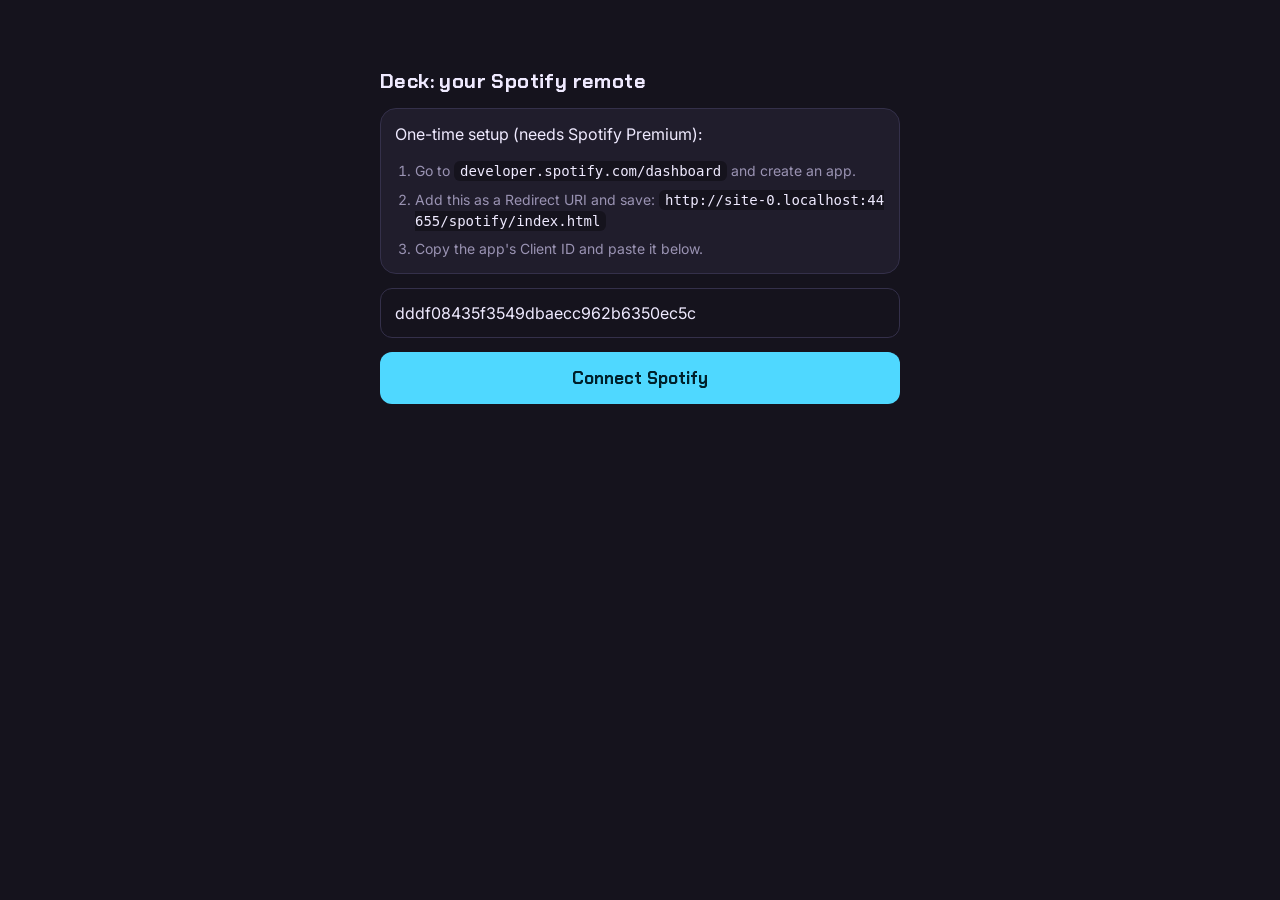
<file: spotify/index.html>
<!DOCTYPE html>
<html lang="en">
<head>
<meta charset="utf-8">
<meta name="viewport" content="width=device-width, initial-scale=1, viewport-fit=cover">
<meta name="apple-mobile-web-app-capable" content="yes">
<meta name="apple-mobile-web-app-status-bar-style" content="black-translucent">
<meta name="theme-color" content="#15131d">
<title>Deck: Spotify remote</title>
<link rel="preconnect" href="https://fonts.googleapis.com">
<link href="https://fonts.googleapis.com/css2?family=Chakra+Petch:wght@500;700&family=Inter:wght@400;500;600&display=swap" rel="stylesheet">
<style>
:root{--ink:#15131d;--panel:#201d2c;--line:#34304a;--text:#efeaff;--mute:#9a93b3;--accent:#4fd8ff;--accent-ink:#00212b;
 --head:'Chakra Petch',system-ui,sans-serif;--body:'Inter',system-ui,sans-serif;box-sizing:border-box}
*,*::before,*::after{box-sizing:inherit;-webkit-tap-highlight-color:transparent}
html,body{margin:0;height:100%}
body{background:var(--ink);color:var(--text);font:16px/1.4 var(--body);overflow-x:hidden;user-select:none;-webkit-user-select:none;
 padding:env(safe-area-inset-top,0) env(safe-area-inset-right,0) env(safe-area-inset-bottom,0) env(safe-area-inset-left,0)}
#ambient{position:fixed;inset:-40px;background:center/cover;filter:blur(60px) saturate(1.4);opacity:.45;z-index:-1;transition:background-image .6s}
button{font:inherit;color:inherit;background:none;border:0;cursor:pointer;touch-action:manipulation}
button:focus-visible,input:focus-visible{outline:2px solid var(--accent);outline-offset:2px}
.app{max-width:1100px;margin:0 auto;padding:14px 16px 24px;display:flex;flex-direction:column;gap:14px;min-height:100%}
header{display:flex;align-items:center;justify-content:space-between;gap:10px}
h1{font:700 20px var(--head);letter-spacing:.02em;margin:0}
.tabs{display:flex;gap:4px;background:var(--panel);border:1px solid var(--line);border-radius:12px;padding:4px}
.tab{padding:9px 16px;border-radius:9px;font:500 15px var(--head);color:var(--mute)}
.tab[aria-selected=true]{background:var(--accent);color:var(--accent-ink)}
.tools{display:flex;gap:6px}
.chip{padding:8px 12px;border:1px solid var(--line);border-radius:10px;font-size:13px;color:var(--mute);background:var(--panel)}
.chip.on{color:var(--accent);border-color:var(--accent)}
main{flex:1;display:grid;gap:18px}
.player{display:grid;gap:18px;align-content:start}
.art{width:100%;max-width:min(78vw,46vh,420px);aspect-ratio:1;border-radius:18px;background:var(--panel) center/cover;margin:0 auto;box-shadow:0 20px 50px rgba(0,0,0,.45)}
.meta{text-align:center;min-width:0}
.title{font:700 clamp(20px,4.5vw,30px)/1.15 var(--head);white-space:nowrap;overflow:hidden;text-overflow:ellipsis}
.artist{color:var(--mute);margin-top:4px;white-space:nowrap;overflow:hidden;text-overflow:ellipsis}
.controls{display:grid;gap:16px;align-content:start}
.seek{display:grid;grid-template-columns:44px 1fr 44px;gap:10px;align-items:center;font:500 13px var(--head);color:var(--mute)}
.seek span:last-child{text-align:right}
input[type=range]{-webkit-appearance:none;appearance:none;width:100%;height:36px;background:transparent;margin:0}
input[type=range]::-webkit-slider-runnable-track{height:8px;border-radius:4px;background:linear-gradient(90deg,var(--accent) var(--v,0%),var(--line) var(--v,0%))}
input[type=range]::-moz-range-track{height:8px;border-radius:4px;background:var(--line)}
input[type=range]::-moz-range-progress{height:8px;border-radius:4px;background:var(--accent)}
input[type=range]::-webkit-slider-thumb{-webkit-appearance:none;width:26px;height:26px;border-radius:50%;background:var(--text);margin-top:-9px;border:3px solid var(--accent)}
input[type=range]::-moz-range-thumb{width:20px;height:20px;border-radius:50%;background:var(--text);border:3px solid var(--accent)}
.transport{display:flex;align-items:center;justify-content:center;gap:clamp(10px,3vw,22px)}
.tbtn{width:64px;height:64px;border-radius:50%;display:grid;place-items:center;background:var(--panel);border:1px solid var(--line)}
.tbtn:active{transform:scale(.94)}
.tbtn.big{width:92px;height:92px;background:var(--accent);color:var(--accent-ink);border-color:var(--accent)}
.tbtn.mode{width:52px;height:52px;color:var(--mute)}
.tbtn.mode.on{color:var(--accent);border-color:var(--accent)}
svg{width:30px;height:30px;fill:currentColor;stroke:none}
.big svg{width:42px;height:42px}
svg.st{fill:none;stroke:currentColor;stroke-width:2;stroke-linecap:round;stroke-linejoin:round;width:26px;height:26px}
.vol{display:grid;grid-template-columns:28px 1fr 44px;gap:10px;align-items:center;color:var(--mute);font:500 13px var(--head)}
.vol svg{width:24px;height:24px}
.vol span:last-child{text-align:right}
.panel{background:var(--panel);border:1px solid var(--line);border-radius:16px;padding:14px}
.list{display:grid;gap:6px;margin-top:10px}
.row{display:flex;align-items:center;gap:12px;padding:8px;border-radius:12px;text-align:left;width:100%;min-height:60px}
.row:active{background:var(--line)}
.row img,.row .ph{width:48px;height:48px;border-radius:8px;background:var(--line);object-fit:cover;flex:none}
.row .t{min-width:0;flex:1}
.row .t b{display:block;font-weight:600;white-space:nowrap;overflow:hidden;text-overflow:ellipsis}
.row .t small{color:var(--mute);display:block;white-space:nowrap;overflow:hidden;text-overflow:ellipsis}
.row .q{flex:none;padding:10px 12px;border:1px solid var(--line);border-radius:10px;font-size:13px;color:var(--mute)}
.row.cur .t b{color:var(--accent)}
input[type=search],input[type=text]{width:100%;padding:14px;border-radius:12px;border:1px solid var(--line);background:var(--ink);color:var(--text);font:16px var(--body);user-select:text;-webkit-user-select:text}
h2{font:700 15px var(--head);margin:16px 0 0;color:var(--mute)}
.note{color:var(--mute);font-size:14px;text-align:center;padding:10px}
.setup{max-width:520px;margin:6vh auto;display:grid;gap:14px}
.setup ol{margin:0;padding-left:20px;color:var(--mute);display:grid;gap:8px;font-size:14px}
.setup code{background:var(--ink);padding:2px 6px;border-radius:6px;color:var(--text);user-select:text;-webkit-user-select:text;word-break:break-all}
.go{background:var(--accent);color:var(--accent-ink);font:700 17px var(--head);padding:15px;border-radius:12px;width:100%}
.hidden{display:none!important}
.toast{position:fixed;left:50%;bottom:calc(20px + env(safe-area-inset-bottom,0));transform:translateX(-50%);background:var(--text);color:var(--ink);padding:10px 16px;border-radius:10px;font-size:14px;max-width:90vw;z-index:9}
@media (min-width:820px) and (orientation:landscape),(min-width:980px){
 .view-player{grid-template-columns:minmax(0,1fr) minmax(0,1fr);align-items:center}
 .art{max-width:min(40vw,60vh,440px)}
}
@media (max-height:520px) and (orientation:landscape){
 .app{padding:8px 14px 10px;gap:8px}
 header h1{display:none}
 header{justify-content:space-between}
 .tab{padding:7px 14px;font-size:14px}
 .chip{padding:7px 10px;font-size:12px}
 main{align-content:center}
 .view-player{grid-template-columns:auto minmax(0,1fr);grid-template-rows:auto auto;grid-template-areas:"art meta" "art controls";column-gap:22px;row-gap:12px;align-content:center;align-items:center}
 .player{display:contents}
 .art{grid-area:art;width:min(calc(100vh - 130px),calc(100dvh - 130px),200px);height:min(calc(100vh - 130px),calc(100dvh - 130px),200px);max-width:none;margin:0;aspect-ratio:auto}
 .meta{grid-area:meta;text-align:left;align-self:end}
 .title{font-size:clamp(20px,3.4vw,28px)}
 .controls{grid-area:controls;gap:8px;align-self:start}
 .transport{justify-content:space-between;gap:8px}
 .tbtn{width:56px;height:56px}.tbtn.big{width:76px;height:76px}.tbtn.mode{width:46px;height:46px}
 .tbtn svg{width:26px;height:26px}.tbtn.big svg{width:36px;height:36px}.tbtn svg.st{width:22px;height:22px}
 input[type=range]{height:30px}
 .note{display:none}
}
@media (min-width:700px) and (orientation:landscape){
 .list{grid-template-columns:repeat(2,minmax(0,1fr))}
}
@media (prefers-reduced-motion:reduce){*{transition:none!important}}
</style>
</head>
<body>
<div id="ambient"></div>
<div class="app">

<section id="setup" class="setup hidden">
 <h1>Deck: your Spotify remote</h1>
 <div class="panel">
  <p style="margin-top:0">One-time setup (needs Spotify Premium):</p>
  <ol>
   <li>Go to <code>developer.spotify.com/dashboard</code> and create an app.</li>
   <li>Add this as a Redirect URI and save: <code id="redir"></code></li>
   <li>Copy the app's Client ID and paste it below.</li>
  </ol>
 </div>
 <input type="text" id="cid" placeholder="Client ID" autocomplete="off" autocapitalize="off" spellcheck="false">
 <button class="go" id="connect">Connect Spotify</button>
</section>

<div id="main" class="hidden" style="display:contents">
 <header>
  <h1>Deck</h1>
  <div class="tabs" role="tablist">
   <button class="tab" role="tab" data-v="player" aria-selected="true">Player</button>
   <button class="tab" role="tab" data-v="browse" aria-selected="false">Search</button>
   <button class="tab" role="tab" data-v="devices" aria-selected="false">Devices</button>
  </div>
  <div class="tools">
   <button class="chip" id="wake" title="Keep screen on">Screen on</button>
   <button class="chip" id="full" title="Fullscreen">Full</button>
  </div>
 </header>

 <main>
  <div class="view view-player" data-view="player">
   <div class="player">
    <div class="art" id="art"></div>
    <div class="meta"><div class="title" id="title">Nothing playing</div><div class="artist" id="artist">Start Spotify on any device</div></div>
   </div>
   <div class="controls">
    <div class="seek"><span id="pos">0:00</span><input type="range" id="seek" min="0" max="1000" value="0" aria-label="Seek"><span id="dur">0:00</span></div>
    <div class="transport">
     <button class="tbtn mode" id="shuf" aria-label="Shuffle"><svg class="st" viewBox="0 0 24 24"><path d="M3 7h3c4 0 5 10 9 10h3M3 17h3c1.5 0 2.5-1.5 3.5-3M13.5 10c.8-1.8 1.6-3 3.5-3h1M16 4l3 3-3 3M16 14l3 3-3 3"/></svg></button>
     <button class="tbtn" id="prev" aria-label="Previous"><svg viewBox="0 0 24 24"><path d="M6 6h2v12H6zM9.5 12L18 18V6z"/></svg></button>
     <button class="tbtn big" id="pp" aria-label="Play or pause"><svg viewBox="0 0 24 24" id="ppi"><path d="M8 5v14l11-7z"/></svg></button>
     <button class="tbtn" id="next" aria-label="Next"><svg viewBox="0 0 24 24"><path d="M16 6h2v12h-2zM6 18l8.5-6L6 6z"/></svg></button>
     <button class="tbtn mode" id="rep" aria-label="Repeat"><svg class="st" viewBox="0 0 24 24"><path d="M4 11V9a3 3 0 013-3h11M15 3l3 3-3 3M20 13v2a3 3 0 01-3 3H6M9 21l-3-3 3-3"/></svg></button>
    </div>
    <div class="vol"><svg viewBox="0 0 24 24"><path d="M4 9v6h4l5 4V5L8 9zM16 8.5a5 5 0 010 7" stroke="currentColor" stroke-width="2" fill="currentColor"/></svg><input type="range" id="vol" min="0" max="100" value="50" aria-label="Volume"><span id="volv">50</span></div>
    <div class="note" id="devnote"></div>
   </div>
  </div>

  <div class="view hidden" data-view="browse">
   <div class="panel">
    <input type="search" id="q" placeholder="Search songs, artists, playlists" enterkeyhint="search">
    <div id="results"></div>
   </div>
  </div>

  <div class="view hidden" data-view="devices">
   <div class="panel">
    <b style="font-family:var(--head)">Play on</b>
    <div class="list" id="devs"></div>
    <button class="chip" id="refdev" style="margin-top:12px">Refresh devices</button>
   </div>
  </div>
 </main>
</div>
</div>
<div class="toast hidden" id="toast"></div>

<script>
const $=s=>document.querySelector(s);
const SCOPES='user-read-playback-state user-modify-playback-state user-read-currently-playing playlist-read-private';
const REDIRECT=location.origin+location.pathname;
const ls={get:k=>{try{return localStorage.getItem(k)}catch(e){return null}},set:(k,v)=>{try{localStorage.setItem(k,v)}catch(e){}},del:k=>{try{localStorage.removeItem(k)}catch(e){}}};
let st={item:null,playing:false,progress:0,at:0,shuffle:false,repeat:'off',volume:50,device:null};
let dragging=false,volBusy=false,lastVolSent=0,lastCmd=0;

const toast=(m)=>{const t=$('#toast');t.textContent=m;t.classList.remove('hidden');clearTimeout(toast.h);toast.h=setTimeout(()=>t.classList.add('hidden'),2800)};
const fmt=ms=>{ms=Math.max(0,ms|0);const s=Math.floor(ms/1000);return Math.floor(s/60)+':'+String(s%60).padStart(2,'0')};
const esc=s=>String(s??'').replace(/[&<>"]/g,c=>({'&':'&amp;','<':'&lt;','>':'&gt;','"':'&quot;'}[c]));

/* ---------- auth (PKCE, no server) ---------- */
const b64=buf=>btoa(String.fromCharCode(...new Uint8Array(buf))).replace(/\+/g,'-').replace(/\//g,'_').replace(/=+$/,'');
async function login(){
  const cid=$('#cid').value.trim();if(!cid)return toast('Paste your Client ID first');
  ls.set('deck_cid',cid);
  const arr=crypto.getRandomValues(new Uint8Array(48));const ver=b64(arr);
  ls.set('deck_ver',ver);
  const ch=b64(await crypto.subtle.digest('SHA-256',new TextEncoder().encode(ver)));
  location.href='https://accounts.spotify.com/authorize?'+new URLSearchParams({client_id:cid,response_type:'code',redirect_uri:REDIRECT,scope:SCOPES,code_challenge_method:'S256',code_challenge:ch});
}
async function tokenReq(body){
  const r=await fetch('https://accounts.spotify.com/api/token',{method:'POST',headers:{'Content-Type':'application/x-www-form-urlencoded'},body:new URLSearchParams(body)});
  if(!r.ok)throw new Error('auth');const j=await r.json();
  ls.set('deck_tok',j.access_token);ls.set('deck_exp',Date.now()+j.expires_in*1000-60000);
  if(j.refresh_token)ls.set('deck_ref',j.refresh_token);return j.access_token;
}
async function token(){
  if(ls.get('deck_tok')&&Date.now()<+ls.get('deck_exp'))return ls.get('deck_tok');
  const ref=ls.get('deck_ref');if(!ref)throw new Error('auth');
  return tokenReq({grant_type:'refresh_token',refresh_token:ref,client_id:ls.get('deck_cid')});
}
function logout(){['deck_tok','deck_exp','deck_ref'].forEach(ls.del);location.href=REDIRECT}

async function api(path,method='GET',body){
  let tk;try{tk=await token()}catch(e){logout();return}
  const r=await fetch('https://api.spotify.com/v1'+path,{method,headers:{Authorization:'Bearer '+tk,...(body?{'Content-Type':'application/json'}:{})},body:body?JSON.stringify(body):undefined});
  if(r.status===204||r.status===202)return null;
  if(r.status===401){ls.del('deck_tok');ls.del('deck_exp');return api(path,method,body)}
  if(r.status===429){toast('Spotify rate limit, slow down');return null}
  let j=null;try{j=await r.json()}catch(e){}
  if(!r.ok){const m=j&&j.error&&j.error.message||'Request failed';
    if(r.status===404)toast('No active device. Open Spotify and pick one in Devices.');
    else if(r.status===403)toast('Spotify Premium is required to control playback.');
    else toast(m);throw new Error(m)}
  return j;
}
const cmd=(p,m='PUT',b)=>{lastCmd=Date.now();return api(p,m,b).then(()=>setTimeout(poll,350)).catch(()=>{})};

/* ---------- state + render ---------- */
async function poll(){
  try{
    const j=await api('/me/player');
    if(!j){st.item=null;st.playing=false;st.device=null}
    else{st.item=j.item;st.playing=j.is_playing;st.progress=j.progress_ms||0;st.at=Date.now();st.shuffle=j.shuffle_state;st.repeat=j.repeat_state;st.device=j.device;
      if(!volBusy&&j.device&&j.device.volume_percent!=null){st.volume=j.device.volume_percent}}
    render();
  }catch(e){}
}
function render(){
  const it=st.item;
  $('#title').textContent=it?it.name:'Nothing playing';
  $('#artist').textContent=it?(it.artists?it.artists.map(a=>a.name).join(', '):it.show&&it.show.name||''):'Start Spotify on any device';
  const img=it&&(it.album?it.album.images:it.images);const u=img&&img[0]&&img[0].url;
  const a=$('#art');const want=u?`url(${u})`:'';
  if(a.dataset.u!==want){a.dataset.u=want;a.style.backgroundImage=want;$('#ambient').style.backgroundImage=want}
  $('#ppi').innerHTML=st.playing?'<path d="M6 5h4v14H6zM14 5h4v14h-4z"/>':'<path d="M8 5v14l11-7z"/>';
  $('#shuf').classList.toggle('on',!!st.shuffle);
  $('#rep').classList.toggle('on',st.repeat!=='off');
  $('#rep').setAttribute('aria-label','Repeat: '+st.repeat);
  $('#dur').textContent=fmt(it?it.duration_ms:0);
  if(!volBusy){$('#vol').value=st.volume;$('#volv').textContent=st.volume;setFill($('#vol'))}
  $('#devnote').textContent=st.device?`Playing on ${st.device.name}`+(st.device.type==='Smartphone'?' (phone volume is set with its own buttons)':''):'No active device. Open Spotify, then pick one in Devices.';
  tick();
}
function setFill(el){el.style.setProperty('--v',((el.value-el.min)/(el.max-el.min)*100)+'%')}
function tick(){
  const it=st.item;if(!it)return;
  const cur=Math.min(it.duration_ms,st.progress+(st.playing?Date.now()-st.at:0));
  if(!dragging){const s=$('#seek');s.value=Math.round(cur/it.duration_ms*1000);setFill(s);$('#pos').textContent=fmt(cur)}
  if(st.playing&&cur>=it.duration_ms-100&&Date.now()-lastCmd>1500){lastCmd=Date.now();setTimeout(poll,600)}
}
setInterval(tick,250);setInterval(()=>{if(!document.hidden)poll()},3000);
document.addEventListener('visibilitychange',()=>{if(!document.hidden){poll();wakeReq()}});

/* ---------- controls ---------- */
$('#pp').onclick=()=>{st.playing=!st.playing;st.progress+=0;st.at=Date.now();render();cmd(st.playing?'/me/player/play':'/me/player/pause')};
$('#next').onclick=()=>cmd('/me/player/next','POST');
$('#prev').onclick=()=>cmd('/me/player/previous','POST');
$('#shuf').onclick=()=>{st.shuffle=!st.shuffle;render();cmd('/me/player/shuffle?state='+st.shuffle)};
$('#rep').onclick=()=>{st.repeat={off:'context',context:'track',track:'off'}[st.repeat]||'off';render();cmd('/me/player/repeat?state='+st.repeat)};
const seek=$('#seek');
seek.addEventListener('input',()=>{dragging=true;setFill(seek);if(st.item)$('#pos').textContent=fmt(seek.value/1000*st.item.duration_ms)});
seek.addEventListener('change',()=>{if(!st.item){dragging=false;return}const ms=Math.round(seek.value/1000*st.item.duration_ms);st.progress=ms;st.at=Date.now();dragging=false;cmd('/me/player/seek?position_ms='+ms)});
const vol=$('#vol');
vol.addEventListener('input',()=>{volBusy=true;setFill(vol);$('#volv').textContent=vol.value;if(Date.now()-lastVolSent>250){lastVolSent=Date.now();api('/me/player/volume?volume_percent='+vol.value,'PUT').catch(()=>{})}});
vol.addEventListener('change',()=>{st.volume=+vol.value;api('/me/player/volume?volume_percent='+vol.value,'PUT').catch(()=>{});setTimeout(()=>volBusy=false,1200)});

/* ---------- tabs ---------- */
document.querySelectorAll('.tab').forEach(b=>b.onclick=()=>{
  document.querySelectorAll('.tab').forEach(t=>t.setAttribute('aria-selected',t===b));
  document.querySelectorAll('.view').forEach(v=>v.classList.toggle('hidden',v.dataset.view!==b.dataset.v));
  if(b.dataset.v==='devices')loadDevices();
  if(b.dataset.v==='browse'&&!$('#results').children.length)showPlaylists();
});

/* ---------- search + playlists ---------- */
const thumb=im=>im&&im.length?`<img src="${esc(im[im.length>1?im.length-2:0].url)}" alt="" loading="lazy">`:'<div class="ph"></div>';
function rowHtml(kind,uri,img,t,s,q){return `<div class="row" role="button" tabindex="0" data-k="${kind}" data-u="${esc(uri)}">${thumb(img)}<div class="t"><b>${esc(t)}</b><small>${esc(s)}</small></div>${q?'<button class="q" data-q="1">+ Queue</button>':''}</div>`}
async function showPlaylists(){
  const r=$('#results');r.innerHTML='<div class="note">Loading your playlists...</div>';
  try{const j=await api('/me/playlists?limit=30');
    r.innerHTML='<h2>Your playlists</h2><div class="list">'+(j.items||[]).filter(Boolean).map(p=>rowHtml('ctx',p.uri,p.images,p.name,(p.tracks&&p.tracks.total!=null?p.tracks.total+' tracks':''),0)).join('')+'</div>'}
  catch(e){r.innerHTML='<div class="note">Could not load playlists.</div>'}
}
let qt;$('#q').addEventListener('input',e=>{clearTimeout(qt);const v=e.target.value.trim();if(!v){showPlaylists();return}qt=setTimeout(()=>search(v),350)});
async function search(v){
  try{const j=await api('/search?'+new URLSearchParams({q:v,type:'track,playlist,album',limit:8}));
    const tr=(j.tracks.items||[]).filter(Boolean),pl=(j.playlists.items||[]).filter(Boolean),al=(j.albums.items||[]).filter(Boolean);
    $('#results').innerHTML=(tr.length?'<h2>Songs</h2><div class="list">'+tr.map(t=>rowHtml('trk',t.uri,t.album.images,t.name,t.artists.map(a=>a.name).join(', '),1)).join('')+'</div>':'')
     +(al.length?'<h2>Albums</h2><div class="list">'+al.map(a=>rowHtml('ctx',a.uri,a.images,a.name,a.artists.map(x=>x.name).join(', '),0)).join('')+'</div>':'')
     +(pl.length?'<h2>Playlists</h2><div class="list">'+pl.map(p=>rowHtml('ctx',p.uri,p.images,p.name,'by '+(p.owner&&p.owner.display_name||''),0)).join('')+'</div>':'')
     ||'<div class="note">No results.</div>'}
  catch(e){}
}
$('#results').addEventListener('click',async e=>{
  const row=e.target.closest('.row');if(!row)return;
  const u=row.dataset.u;
  if(e.target.closest('[data-q]')){try{await api('/me/player/queue?uri='+encodeURIComponent(u),'POST');toast('Added to queue')}catch(x){}return}
  await cmd('/me/player/play','PUT',row.dataset.k==='trk'?{uris:[u]}:{context_uri:u});
  document.querySelector('.tab[data-v=player]').click();
});

/* ---------- devices ---------- */
async function loadDevices(){
  const box=$('#devs');box.innerHTML='<div class="note">Looking for devices...</div>';
  try{const j=await api('/me/player/devices');const d=j.devices||[];
    box.innerHTML=d.length?d.map(x=>`<div class="row ${x.is_active?'cur':''}" role="button" tabindex="0" data-id="${esc(x.id)}"><div class="t"><b>${esc(x.name)}</b><small>${esc(x.type)}${x.is_active?' · playing here':''}</small></div></div>`).join(''):'<div class="note">No devices found. Open Spotify on your PC or console app, play anything for a second, then refresh.</div>'}
  catch(e){box.innerHTML='<div class="note">Could not load devices.</div>'}
}
$('#devs').addEventListener('click',async e=>{const r=e.target.closest('.row[data-id]');if(!r)return;
  try{await api('/me/player','PUT',{device_ids:[r.dataset.id],play:true});toast('Switched device');setTimeout(()=>{poll();loadDevices()},700)}catch(x){}});
$('#refdev').onclick=loadDevices;

/* ---------- keep screen on + fullscreen ---------- */
let lock=null,wantLock=false;
async function wakeReq(){if(!wantLock||!('wakeLock' in navigator))return;try{lock=await navigator.wakeLock.request('screen')}catch(e){}}
$('#wake').onclick=async()=>{
  if(!('wakeLock' in navigator))return toast('This browser cannot keep the screen on');
  wantLock=!wantLock;$('#wake').classList.toggle('on',wantLock);
  if(wantLock)wakeReq();else if(lock){lock.release();lock=null}
};
$('#full').onclick=()=>{const d=document.documentElement;if(!d.requestFullscreen){toast('On iPhone/iPad: Share > Add to Home Screen for full screen');return}
  document.fullscreenElement?document.exitFullscreen():d.requestFullscreen()};

/* ---------- boot ---------- */
(async function boot(){
  $('#redir').textContent=REDIRECT;$('#cid').value=ls.get('deck_cid')||'dddf08435f3549dbaecc962b6350ec5c';
  $('#connect').onclick=login;
  const p=new URLSearchParams(location.search);
  if(p.get('code')){
    try{await tokenReq({grant_type:'authorization_code',code:p.get('code'),redirect_uri:REDIRECT,client_id:ls.get('deck_cid'),code_verifier:ls.get('deck_ver')})}catch(e){toast('Login failed. Check the Client ID and Redirect URI.')}
    history.replaceState({},'',REDIRECT);
  }
  if(ls.get('deck_ref')){$('#main').classList.remove('hidden');poll();
    $('#main h1').addEventListener('dblclick',()=>{if(confirm('Disconnect Spotify?'))logout()})}
  else $('#setup').classList.remove('hidden');
})();
</script>
</body>
</html>
</file>
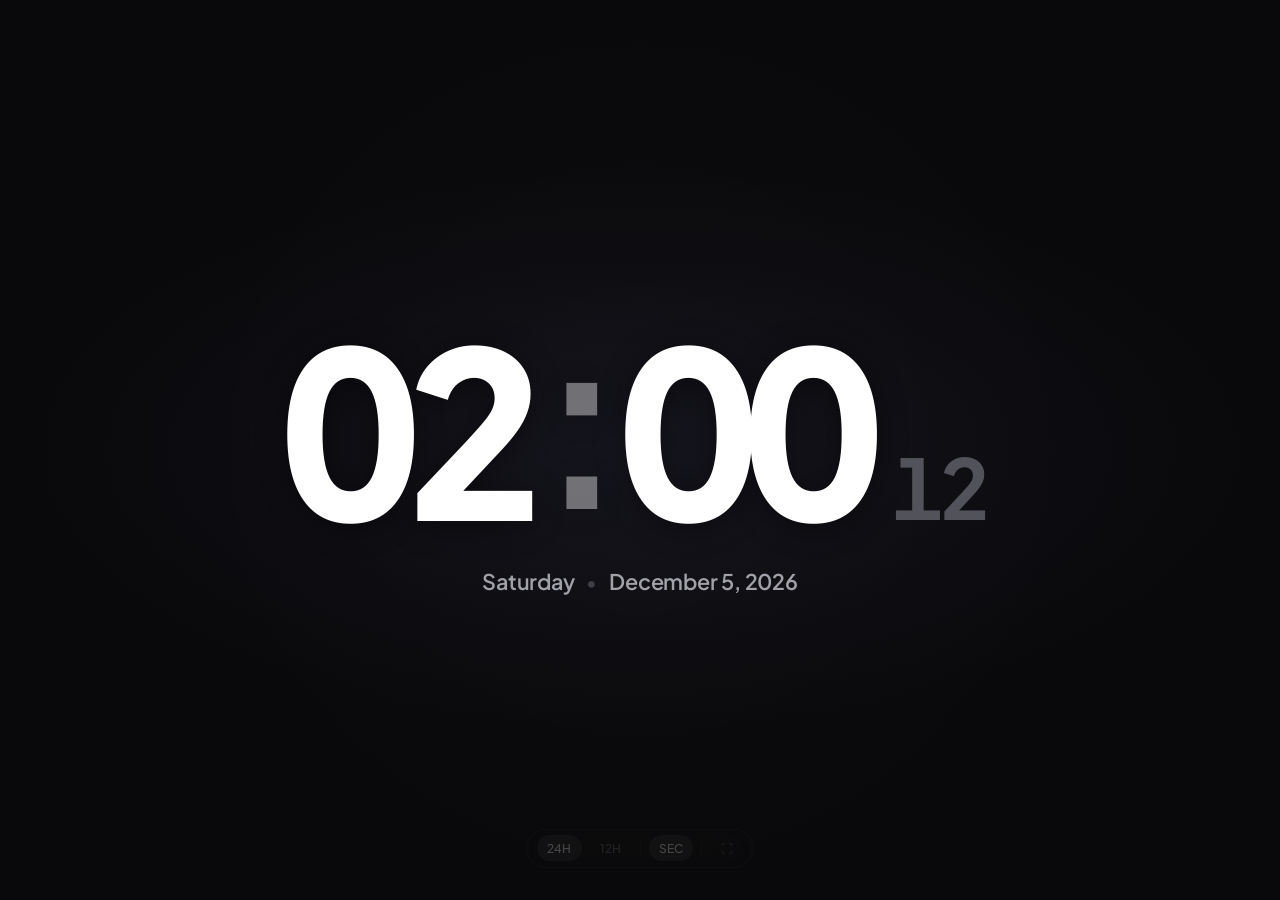
<file: clock.html>
<!DOCTYPE html>
<html lang="en">
<head>
  <meta charset="UTF-8">
  <meta name="viewport" content="width=device-width, initial-scale=1.0">
  <title>Clock</title>
  <link rel="preconnect" href="https://fonts.googleapis.com">
  <link rel="preconnect" href="https://fonts.gstatic.com" crossorigin>
  <link rel="icon" type="image/x-icon" href="/favicon.ico">   
  <link href="https://fonts.googleapis.com/css2?family=Plus+Jakarta+Sans:wght@400;500;600;700;800&display=swap" rel="stylesheet">
  <style>
    *, *::before, *::after {
      margin: 0;
      padding: 0;
      box-sizing: border-box;
    }

    :root {
      --bg: #09090b;
      --text: #ffffff;
      --text-muted: #71717a;
      --text-subtle: #3f3f46;
      --border: rgba(255, 255, 255, 0.08);
    }

    body {
      min-height: 100vh;
      background-color: var(--bg);
      background-image: 
        radial-gradient(ellipse 70% 45% at 50% 50%, rgba(120, 119, 198, 0.08), transparent 70%),
        radial-gradient(circle at 50% 50%, rgba(255, 255, 255, 0.015), transparent 60%);
      color: var(--text);
      font-family: 'Plus Jakarta Sans', system-ui, -apple-system, sans-serif;
      display: flex;
      flex-direction: column;
      align-items: center;
      justify-content: center;
      overflow: hidden;
      user-select: none;
      -webkit-font-smoothing: antialiased;
    }

    .clock-container {
      display: flex;
      flex-direction: column;
      align-items: center;
      justify-content: center;
      text-align: center;
      padding: 2rem;
      position: relative;
    }

    

    /* Main Time Display */
    .time-wrapper {
      display: flex;
      align-items: baseline;
      justify-content: center;
      line-height: 0.95;
      font-variant-numeric: tabular-nums;
      font-feature-settings: "tnum";
    }

    .time-main {
      font-size: clamp(5.5rem, 19vw, 14.5rem);
      font-weight: 800;
      letter-spacing: -0.06em;
      color: #ffffff;
      text-shadow: 0 4px 30px rgba(0, 0, 0, 0.4);
    }

    .time-colon {
      opacity: 0.4;
      font-weight: 700;
      margin: 0 0.03em;
      vertical-align: 0.05em;
    }

    .time-seconds {
      font-size: clamp(2.2rem, 7vw, 5.2rem);
      font-weight: 700;
      letter-spacing: -0.04em;
      color: #52525b;
      margin-left: clamp(0.75rem, 2vw, 1.5rem);
      min-width: 1.8ch;
      text-align: left;
    }

    .ampm {
      font-size: clamp(1.2rem, 3.2vw, 2.4rem);
      font-weight: 800;
      letter-spacing: 0.02em;
      color: #71717a;
      margin-left: 0.75rem;
      text-transform: uppercase;
    }

    /* Date display */
    .date-wrapper {
      margin-top: 2rem;
      display: flex;
      align-items: center;
      gap: 0.75rem;
      font-size: clamp(1rem, 2.4vw, 1.35rem);
      font-weight: 600;
      color: #a1a1aa;
      letter-spacing: -0.01em;
    }

    .date-dot {
      color: #3f3f46;
      font-size: 0.8em;
    }

    /* Floating subtle controls bar */
    .controls {
      position: fixed;
      bottom: 2rem;
      display: flex;
      align-items: center;
      gap: 0.5rem;
      background: rgba(18, 18, 22, 0.7);
      backdrop-filter: blur(16px);
      -webkit-backdrop-filter: blur(16px);
      border: 1px solid var(--border);
      padding: 0.35rem 0.6rem;
      border-radius: 9999px;
      opacity: 0.25;
      transition: opacity 0.3s cubic-bezier(0.16, 1, 0.3, 1), transform 0.3s ease;
    }

    body:hover .controls {
      opacity: 0.85;
    }

    .controls:hover {
      opacity: 1 !important;
      transform: translateY(-2px);
    }

    .ctrl-btn {
      background: transparent;
      border: none;
      color: var(--text-muted);
      padding: 0.35rem 0.65rem;
      border-radius: 9999px;
      font-size: 0.75rem;
      font-weight: 500;
      cursor: pointer;
      transition: all 0.15s ease;
      font-family: inherit;
    }

    .ctrl-btn:hover {
      color: var(--text);
      background: rgba(255, 255, 255, 0.08);
    }

    .ctrl-btn.active {
      color: #ffffff;
      background: rgba(255, 255, 255, 0.12);
    }

    .separator {
      width: 1px;
      height: 14px;
      background: var(--border);
    }
  </style>
</head>
<body>

  

    <div class="time-wrapper">
      <span class="time-main" id="timeMain">00<span class="time-colon">:</span>00</span>
      <span class="time-seconds" id="timeSec">00</span>
      <span class="ampm" id="timeAmPm" style="display: none;"></span>
    </div>

    <div class="date-wrapper">
      <span id="dateDay">Saturday</span>
      <span class="date-dot">&bull;</span>
      <span id="dateFull">10 October 2026</span>
    </div>
  </div>

  <!-- Subtle bottom controls -->
  <div class="controls">
    <button class="ctrl-btn active" id="btn24" onclick="setFormat(24)">24H</button>
    <button class="ctrl-btn" id="btn12" onclick="setFormat(12)">12H</button>
    <span class="separator"></span>
    <button class="ctrl-btn active" id="btnSec" onclick="toggleSeconds()">SEC</button>
    <span class="separator"></span>
    <button class="ctrl-btn" id="btnFullscreen" onclick="toggleFullscreen()" title="Fullscreen">⛶</button>
  </div>

  <script>
    let is24Hour = true;
    let showSec = true;

    // Detect user timezone
    try {
      const tz = Intl.DateTimeFormat().resolvedOptions().timeZone;
      if (tz) {
        document.getElementById('tzLabel').textContent = tz.replace('_', ' ');
      }
    } catch (e) {}

    function updateClock() {
      const now = new Date();

      let hours = now.getHours();
      const mins = now.getMinutes().toString().padStart(2, '0');
      const secs = now.getSeconds().toString().padStart(2, '0');
      let ampmStr = '';

      if (!is24Hour) {
        ampmStr = hours >= 12 ? 'PM' : 'AM';
        hours = hours % 12;
        hours = hours ? hours : 12; // 0 becomes 12
      }

      const hoursStr = is24Hour ? hours.toString().padStart(2, '0') : hours.toString();

      document.getElementById('timeMain').innerHTML = `${hoursStr}<span class="time-colon">:</span>${mins}`;
      document.getElementById('timeSec').textContent = secs;
      document.getElementById('timeSec').style.display = showSec ? 'inline-block' : 'none';

      const ampmEl = document.getElementById('timeAmPm');
      if (!is24Hour) {
        ampmEl.textContent = ampmStr;
        ampmEl.style.display = 'inline-block';
      } else {
        ampmEl.style.display = 'none';
      }

      // Date update
      const dayName = now.toLocaleDateString(undefined, { weekday: 'long' });
      const fullDate = now.toLocaleDateString(undefined, { day: 'numeric', month: 'long', year: 'numeric' });

      document.getElementById('dateDay').textContent = dayName;
      document.getElementById('dateFull').textContent = fullDate;
    }

    function setFormat(fmt) {
      is24Hour = (fmt === 24);
      document.getElementById('btn24').classList.toggle('active', is24Hour);
      document.getElementById('btn12').classList.toggle('active', !is24Hour);
      updateClock();
    }

    function toggleSeconds() {
      showSec = !showSec;
      document.getElementById('btnSec').classList.toggle('active', showSec);
      document.getElementById('timeSec').style.display = showSec ? 'inline-block' : 'none';
    }

    function toggleFullscreen() {
      if (!document.fullscreenElement) {
        document.documentElement.requestFullscreen().catch(() => {});
      } else {
        document.exitFullscreen().catch(() => {});
      }
    }

    updateClock();
    setInterval(updateClock, 250);
  </script>

</body>
</html>
</file>
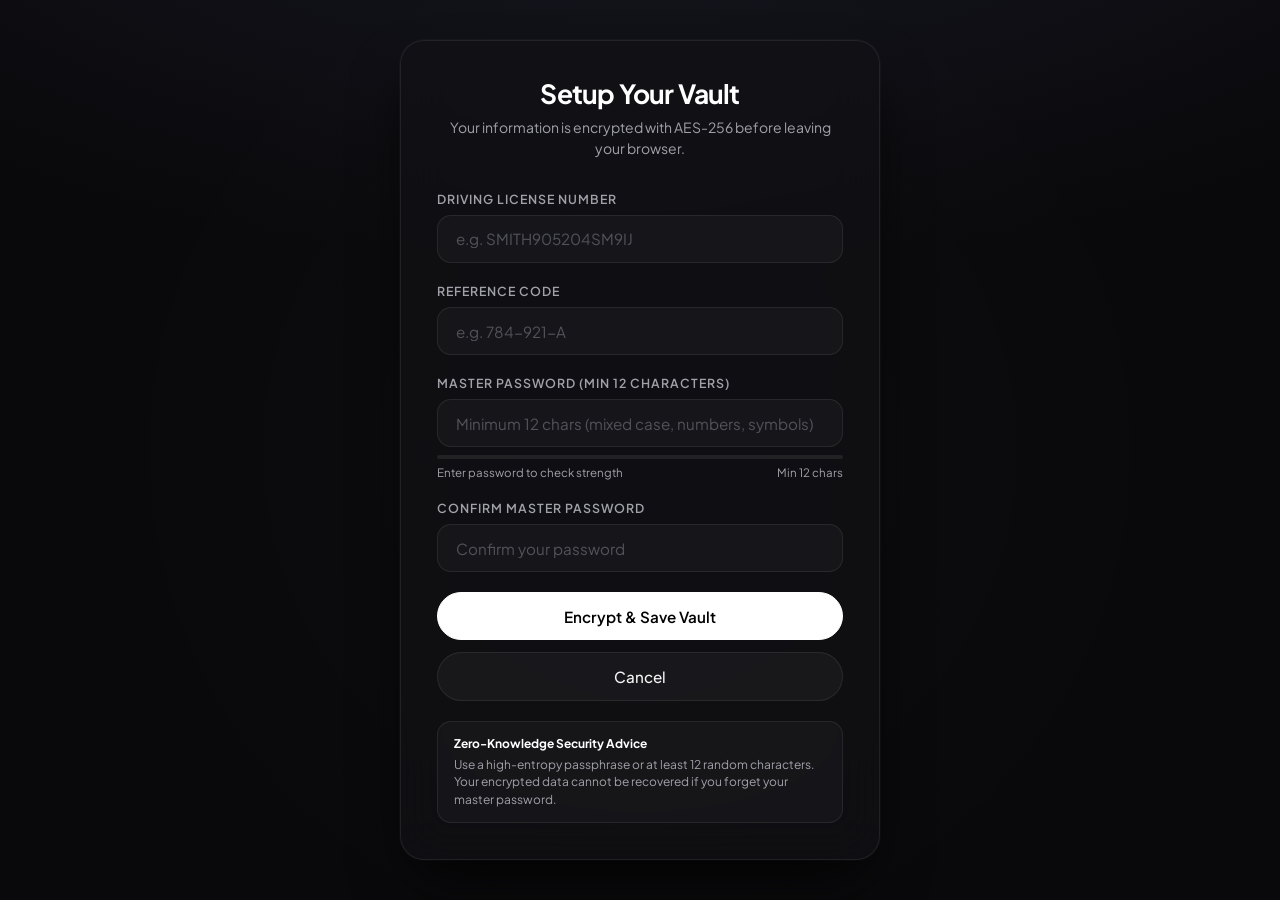
<file: creds.html>
<!DOCTYPE html>
<html lang="en">
<head>
  <meta charset="UTF-8">
  <meta name="viewport" content="width=device-width, initial-scale=1.0">
  <title>Driving Details</title>
  <link rel="preconnect" href="https://fonts.googleapis.com">
  <link rel="preconnect" href="https://fonts.gstatic.com" crossorigin>
  <link rel="icon" type="image/x-icon" href="/favicon.ico">   
  <link href="https://fonts.googleapis.com/css2?family=Plus+Jakarta+Sans:wght@300;400;500;600;700&display=swap" rel="stylesheet">
  <style>
    *, *::before, *::after {
      box-sizing: border-box;
      margin: 0;
      padding: 0;
    }

    :root {
      --bg: #09090b;
      --card-bg: rgba(18, 18, 22, 0.7);
      --card-border: rgba(255, 255, 255, 0.08);
      --card-border-hover: rgba(255, 255, 255, 0.18);
      --input-bg: rgba(255, 255, 255, 0.03);
      --input-bg-focus: rgba(255, 255, 255, 0.05);
      --text-main: #f4f4f5;
      --text-muted: #a1a1aa;
      --text-subtle: #52525b;
      --success: #22c55e;
      --danger: #ef4444;
      --font-mono: 'SFMono-Regular', Consolas, 'Liberation Mono', Menlo, Courier, monospace;
      --font-sans: 'Plus Jakarta Sans', system-ui, -apple-system, sans-serif;
    }

    body {
      min-height: 100vh;
      background-color: var(--bg);
      background-image: 
        radial-gradient(ellipse 80% 50% at 50% -20%, rgba(120, 119, 198, 0.12), transparent),
        radial-gradient(circle at 50% 50%, rgba(255, 255, 255, 0.02), transparent 70%);
      color: var(--text-main);
      font-family: var(--font-sans);
      display: flex;
      align-items: center;
      justify-content: center;
      padding: 1.5rem;
      -webkit-font-smoothing: antialiased;
    }

    .container {
      width: 100%;
      max-width: 480px;
      background: var(--card-bg);
      backdrop-filter: blur(24px);
      -webkit-backdrop-filter: blur(24px);
      border: 1px solid var(--card-border);
      border-radius: 24px;
      padding: 2.25rem;
      box-shadow: 0 30px 60px -15px rgba(0, 0, 0, 0.8), 0 0 0 1px rgba(255, 255, 255, 0.03);
      position: relative;
    }

    .header {
      text-align: center;
      margin-bottom: 2rem;
    }

    h1 {
      font-size: 1.65rem;
      font-weight: 700;
      letter-spacing: -0.03em;
      color: #ffffff;
      margin-bottom: 0.4rem;
    }

    p.subtitle {
      color: var(--text-muted);
      font-size: 0.875rem;
      line-height: 1.5;
      font-weight: 400;
    }

    .badge-secure {
      display: inline-flex;
      align-items: center;
      gap: 0.5rem;
      background: rgba(255, 255, 255, 0.03);
      border: 1px solid var(--card-border);
      color: var(--text-muted);
      padding: 0.35rem 0.85rem;
      border-radius: 9999px;
      font-size: 0.75rem;
      font-weight: 500;
      margin-top: 0.75rem;
      letter-spacing: 0.04em;
    }

    .status-dot {
      width: 6px;
      height: 6px;
      border-radius: 50%;
      background: var(--success);
      box-shadow: 0 0 8px rgba(34, 197, 94, 0.6);
    }

    /* Form & Input styles */
    .field-group {
      margin-bottom: 1.25rem;
      text-align: left;
    }

    label {
      display: block;
      font-size: 0.775rem;
      font-weight: 600;
      color: var(--text-muted);
      text-transform: uppercase;
      letter-spacing: 0.08em;
      margin-bottom: 0.5rem;
    }

    .input-wrapper {
      position: relative;
      display: flex;
      align-items: center;
    }

    input[type="text"],
    input[type="password"] {
      width: 100%;
      background: var(--input-bg);
      border: 1px solid var(--card-border);
      border-radius: 14px;
      padding: 0.85rem 1.1rem;
      font-size: 0.95rem;
      color: var(--text-main);
      outline: none;
      transition: all 0.2s cubic-bezier(0.16, 1, 0.3, 1);
      font-family: inherit;
    }

    input::placeholder {
      color: var(--text-subtle);
    }

    input:focus {
      background: var(--input-bg-focus);
      border-color: rgba(255, 255, 255, 0.28);
      box-shadow: 0 0 0 3px rgba(255, 255, 255, 0.05);
    }

    .btn {
      width: 100%;
      padding: 0.85rem 1.4rem;
      border-radius: 9999px;
      font-size: 0.95rem;
      font-weight: 600;
      cursor: pointer;
      border: none;
      display: inline-flex;
      align-items: center;
      justify-content: center;
      gap: 0.5rem;
      transition: all 0.2s cubic-bezier(0.16, 1, 0.3, 1);
      font-family: inherit;
    }

    .btn-primary {
      background: #ffffff;
      color: #000000;
      border: 1px solid #ffffff;
    }

    .btn-primary:hover {
      background: #e4e4e7;
      transform: translateY(-1px);
    }

    .btn-secondary {
      background: rgba(255, 255, 255, 0.04);
      color: var(--text-main);
      border: 1px solid var(--card-border);
      font-weight: 500;
    }

    .btn-secondary:hover {
      background: rgba(255, 255, 255, 0.08);
      border-color: var(--card-border-hover);
      transform: translateY(-1px);
    }

    .btn:active {
      transform: translateY(0);
    }

    /* Vault Content View */
    .secret-card {
      background: rgba(255, 255, 255, 0.02);
      border: 1px solid var(--card-border);
      border-radius: 16px;
      padding: 1.25rem;
      margin-bottom: 1rem;
      transition: border-color 0.2s ease;
    }

    .secret-card:hover {
      border-color: var(--card-border-hover);
    }

    .secret-label {
      display: flex;
      justify-content: space-between;
      align-items: center;
      margin-bottom: 0.6rem;
      font-size: 0.75rem;
      font-weight: 600;
      text-transform: uppercase;
      letter-spacing: 0.08em;
      color: var(--text-muted);
    }

    .secret-value-row {
      display: flex;
      align-items: center;
      justify-content: space-between;
      gap: 0.75rem;
    }

    .secret-val {
      font-family: var(--font-mono);
      font-size: 1.15rem;
      font-weight: 600;
      letter-spacing: 0.05em;
      color: #ffffff;
      word-break: break-all;
    }

    .secret-val.masked {
      font-family: var(--font-sans);
      letter-spacing: 0.25em;
      color: var(--text-subtle);
    }

    .action-icons {
      display: flex;
      gap: 0.5rem;
      flex-shrink: 0;
    }

    .icon-btn {
      background: rgba(255, 255, 255, 0.04);
      border: 1px solid var(--card-border);
      color: var(--text-muted);
      width: 38px;
      height: 38px;
      border-radius: 10px;
      display: inline-flex;
      align-items: center;
      justify-content: center;
      cursor: pointer;
      transition: all 0.15s ease;
    }

    .icon-btn:hover {
      background: rgba(255, 255, 255, 0.09);
      border-color: var(--card-border-hover);
      color: #ffffff;
    }

    .icon-btn.copied {
      background: rgba(34, 197, 94, 0.14);
      border-color: var(--success);
      color: var(--success);
    }

    .icon-btn svg {
      width: 18px;
      height: 18px;
    }

    .timer-bar {
      margin-top: 1.5rem;
      display: flex;
      align-items: center;
      justify-content: space-between;
      font-size: 0.8rem;
      color: var(--text-muted);
      border-top: 1px solid var(--card-border);
      padding-top: 1.25rem;
    }

    .error-msg {
      color: var(--danger);
      font-size: 0.85rem;
      margin-top: 0.75rem;
      display: none;
      text-align: center;
      animation: shake 0.3s ease-in-out;
    }

    @keyframes shake {
      0%, 100% { transform: translateX(0); }
      25% { transform: translateX(-5px); }
      75% { transform: translateX(5px); }
    }

    .toast {
      position: fixed;
      bottom: 2rem;
      left: 50%;
      transform: translateX(-50%) translateY(100px);
      background: rgba(24, 24, 27, 0.95);
      backdrop-filter: blur(16px);
      -webkit-backdrop-filter: blur(16px);
      border: 1px solid rgba(255, 255, 255, 0.12);
      color: #ffffff;
      padding: 0.7rem 1.4rem;
      border-radius: 9999px;
      font-size: 0.875rem;
      font-weight: 500;
      display: flex;
      align-items: center;
      gap: 0.5rem;
      box-shadow: 0 15px 35px rgba(0, 0, 0, 0.6);
      transition: transform 0.25s cubic-bezier(0.16, 1, 0.3, 1), opacity 0.25s ease;
      opacity: 0;
      pointer-events: none;
      z-index: 100;
    }

    .toast.show {
      transform: translateX(-50%) translateY(0);
      opacity: 1;
    }

    .text-link {
      background: none;
      border: none;
      color: var(--text-muted);
      font-size: 0.825rem;
      cursor: pointer;
      text-decoration: underline;
      text-underline-offset: 3px;
      padding: 0;
      transition: color 0.15s ease;
      font-family: inherit;
    }

    .text-link:hover {
      color: #ffffff;
    }

    .strength-meter-wrap {
      margin-top: 0.5rem;
    }

    .strength-bar-bg {
      height: 4px;
      background: rgba(255, 255, 255, 0.08);
      border-radius: 9999px;
      overflow: hidden;
      margin-bottom: 0.35rem;
    }

    .strength-bar-fill {
      height: 100%;
      width: 0%;
      transition: width 0.3s ease, background-color 0.3s ease;
      border-radius: 9999px;
    }

    .strength-text {
      font-size: 0.72rem;
      color: var(--text-muted);
      display: flex;
      justify-content: space-between;
    }

    .security-notice-card {
      margin-top: 1.25rem;
      background: rgba(255, 255, 255, 0.03);
      border: 1px solid var(--card-border);
      border-radius: 14px;
      padding: 0.85rem 1rem;
      font-size: 0.75rem;
      line-height: 1.45;
      color: var(--text-muted);
    }

    .security-notice-card strong {
      color: #ffffff;
      display: block;
      margin-bottom: 0.2rem;
    }

    .hidden {
      display: none !important;
    }
  </style>
</head>
<body>

  <div class="container">

    <!-- VIEW 1: UNLOCK SCREEN (DEFAULT) -->
    <div id="unlockView">
      <div class="header">
        <h1>Personal Vault</h1>
        <p class="subtitle">Protected with AES-256-GCM hardware encryption</p>
        <div class="badge-secure">
          <span class="status-dot"></span>
          Client-Side Zero-Knowledge
        </div>
      </div>

      <form id="unlockForm" onsubmit="handleUnlock(event)">
        <div class="field-group">
          <label for="unlockPassword">Master Password</label>
          <input type="password" id="unlockPassword" placeholder="Enter your vault password" autocomplete="current-password" autofocus required>
        </div>
        <button type="submit" class="btn btn-primary" id="unlockBtn">
          <span>Unlock Details</span>
        </button>
        <div class="error-msg" id="unlockError">Incorrect password. Please try again.</div>
      </form>

      <div style="margin-top: 1.5rem; text-align: center;">
        <button type="button" class="text-link" onclick="switchToSetup()">Change details or reset vault</button>
      </div>

      <div class="security-notice-card">
        <strong>Zero-Knowledge Client-Side Vault</strong>
        Encrypted locally in your browser using AES-GCM-256 with 600,000 PBKDF2 iterations. Decryption happens on your device; security against offline dictionary attacks relies strictly on having a strong master password.
      </div>
    </div>

    <!-- VIEW 2: VAULT CONTENT (SHOWN WHEN UNLOCKED) -->
    <div id="contentView" class="hidden">
      <div class="header" style="margin-bottom: 1.5rem;">
        <h1>Vault Unlocked</h1>
        <p class="subtitle">Click the copy icon to copy to clipboard</p>
      </div>

      <!-- Driving license Card -->
      <div class="secret-card">
        <div class="secret-label">
          <span>Driving license Number</span>
        </div>
        <div class="secret-value-row">
          <div class="secret-val" id="licenseDisplay">••••••••••••••••</div>
          <div class="action-icons">
            <button type="button" class="icon-btn" onclick="toggleMask('license')" title="Show / Hide">
              <svg id="eyeIcon-license" fill="none" viewBox="0 0 24 24" stroke-width="1.8" stroke="currentColor">
                <path stroke-linecap="round" stroke-linejoin="round" d="M2.036 12.322a1.012 1.012 0 010-.639C3.423 7.51 7.36 4.5 12 4.5c4.638 0 8.573 3.007 9.963 7.178.07.207.07.431 0 .639C20.577 16.49 16.64 19.5 12 19.5c-4.638 0-8.573-3.007-9.963-7.178z" />
                <path stroke-linecap="round" stroke-linejoin="round" d="M15 12a3 3 0 11-6 0 3 3 0 016 0z" />
              </svg>
            </button>
            <button type="button" class="icon-btn" id="copyBtn-license" onclick="copySecret('license')" title="Copy to clipboard">
              <svg fill="none" viewBox="0 0 24 24" stroke-width="1.8" stroke="currentColor">
                <path stroke-linecap="round" stroke-linejoin="round" d="M15.666 3.888A2.25 2.25 0 0013.5 2.25h-3c-1.03 0-1.9.693-2.166 1.638m7.332 0c.055.194.084.4.084.612v0a.75.75 0 01-.75.75H9a.75.75 0 01-.75-.75v0c0-.212.03-.418.084-.612m7.332 0c.646.049 1.288.11 1.927.184 1.1.128 1.907 1.077 1.907 2.185V19.5a2.25 2.25 0 01-2.25 2.25H6.75A2.25 2.25 0 014.5 19.5V6.257c0-1.108.806-2.057 1.907-2.185a48.208 48.208 0 011.927-.184" />
              </svg>
            </button>
          </div>
        </div>
      </div>

      <!-- Reference Code Card -->
      <div class="secret-card">
        <div class="secret-label">
          <span>Reference Code</span>
        </div>
        <div class="secret-value-row">
          <div class="secret-val" id="refDisplay">••••••••••</div>
          <div class="action-icons">
            <button type="button" class="icon-btn" onclick="toggleMask('ref')" title="Show / Hide">
              <svg id="eyeIcon-ref" fill="none" viewBox="0 0 24 24" stroke-width="1.8" stroke="currentColor">
                <path stroke-linecap="round" stroke-linejoin="round" d="M2.036 12.322a1.012 1.012 0 010-.639C3.423 7.51 7.36 4.5 12 4.5c4.638 0 8.573 3.007 9.963 7.178.07.207.07.431 0 .639C20.577 16.49 16.64 19.5 12 19.5c-4.638 0-8.573-3.007-9.963-7.178z" />
                <path stroke-linecap="round" stroke-linejoin="round" d="M15 12a3 3 0 11-6 0 3 3 0 016 0z" />
              </svg>
            </button>
            <button type="button" class="icon-btn" id="copyBtn-ref" onclick="copySecret('ref')" title="Copy to clipboard">
              <svg fill="none" viewBox="0 0 24 24" stroke-width="1.8" stroke="currentColor">
                <path stroke-linecap="round" stroke-linejoin="round" d="M15.666 3.888A2.25 2.25 0 0013.5 2.25h-3c-1.03 0-1.9.693-2.166 1.638m7.332 0c.055.194.084.4.084.612v0a.75.75 0 01-.75.75H9a.75.75 0 01-.75-.75v0c0-.212.03-.418.084-.612m7.332 0c.646.049 1.288.11 1.927.184 1.1.128 1.907 1.077 1.907 2.185V19.5a2.25 2.25 0 01-2.25 2.25H6.75A2.25 2.25 0 014.5 19.5V6.257c0-1.108.806-2.057 1.907-2.185a48.208 48.208 0 011.927-.184" />
              </svg>
            </button>
          </div>
        </div>
      </div>

      <!-- Lock & Session bar -->
      <div class="timer-bar">
        <span>Auto-lock in: <strong id="timerDisplay">02:00</strong></span>
        <div style="display: flex; gap: 0.5rem;">
          <button type="button" class="btn btn-secondary" style="width: auto; padding: 0.5rem 0.85rem; font-size: 0.8rem;" onclick="exportEncryptedHtml()" title="Download a standalone .html file containing your encrypted vault">
            Export File
          </button>
          <button type="button" class="btn btn-secondary" style="width: auto; padding: 0.5rem 0.85rem; font-size: 0.8rem;" onclick="lockVault()">
            Lock Now
          </button>
        </div>
      </div>

      <div style="margin-top: 1.25rem; text-align: center;">
        <button type="button" class="text-link" onclick="switchToSetup(true)">Edit Details / Password</button>
      </div>
    </div>

    <!-- VIEW 3: SETUP / EDIT VAULT -->
    <div id="setupView" class="hidden">
      <div class="header">
        <h1 id="setupTitle">Setup Your Vault</h1>
        <p class="subtitle">Your information is encrypted with AES-256 before leaving your browser.</p>
      </div>

      <form id="setupForm" onsubmit="handleSaveVault(event)">
        <div class="field-group">
          <label for="setuplicense">Driving license Number</label>
          <input type="text" id="setuplicense" placeholder="e.g. SMITH905204SM9IJ" required>
        </div>

        <div class="field-group">
          <label for="setupRef">Reference Code</label>
          <input type="text" id="setupRef" placeholder="e.g. 784-921-A" required>
        </div>

        <div class="field-group">
          <label for="setupPassword">Master Password (Min 12 Characters)</label>
          <input type="password" id="setupPassword" placeholder="Minimum 12 chars (mixed case, numbers, symbols)" required minlength="12" oninput="updatePasswordStrength()">
          <div class="strength-meter-wrap" id="strengthMeterWrap">
            <div class="strength-bar-bg">
              <div class="strength-bar-fill" id="strengthBarFill"></div>
            </div>
            <div class="strength-text">
              <span id="strengthLabel">Enter password to check strength</span>
              <span id="strengthHint">Min 12 chars</span>
            </div>
          </div>
        </div>

        <div class="field-group">
          <label for="setupConfirmPassword">Confirm Master Password</label>
          <input type="password" id="setupConfirmPassword" placeholder="Confirm your password" required minlength="12">
        </div>

        <button type="submit" class="btn btn-primary" id="saveVaultBtn">
          Encrypt &amp; Save Vault
        </button>
        <button type="button" class="btn btn-secondary" style="margin-top: 0.75rem;" onclick="cancelSetup()">
          Cancel
        </button>
        <div class="error-msg" id="setupError"></div>
      </form>

      <div class="security-notice-card">
        <strong>Zero-Knowledge Security Advice</strong>
        Use a high-entropy passphrase or at least 12 random characters. Your encrypted data cannot be recovered if you forget your master password.
      </div>
    </div>

  </div>

  <div class="toast" id="toast">
    <svg style="width:16px;height:16px;color:#34d399" fill="none" viewBox="0 0 24 24" stroke="currentColor">
      <path stroke-linecap="round" stroke-linejoin="round" stroke-width="2.5" d="M5 13l4 4L19 7" />
    </svg>
    <span id="toastMsg">Copied to clipboard</span>
  </div>

  <!-- EMBEDDED ENCRYPTED DATA (UPDATED AUTOMATICALLY WHEN YOU SAVE) -->
  <script id="embeddedVault" type="application/json"></script>

  <script>
    // --- STATE MANAGEMENT ---
    let decryptedData = null;
    let isMasked = { license: true, ref: true };
    let lockTimer = null;
    let timeLeft = 120; // 2 minutes
    let lockoutCountdownTimer = null;

    // --- CRYPTOGRAPHIC ZERO-KNOWLEDGE STATE & PROGRESSIVE THROTTLING ---
    const PBKDF2_ITERATIONS = 600000; // OWASP recommendation for PBKDF2-HMAC-SHA256
    let inMemoryFailedAttempts = 0;
    let throttleCooldownTimer = null;

    function getThrottleDelayMs(attempts) {
      if (attempts <= 0) return 0;
      if (attempts === 1) return 1500;
      if (attempts === 2) return 3000;
      if (attempts === 3) return 6000;
      if (attempts === 4) return 12000;
      return 25000; // max 25s delay between tries
    }

    function applyThrottleCooldown(delayMs) {
      const btn = document.getElementById("unlockBtn");
      const passwordInput = document.getElementById("unlockPassword");
      const errorEl = document.getElementById("unlockError");

      btn.disabled = true;
      passwordInput.disabled = true;

      let remainingSec = Math.ceil(delayMs / 1000);
      clearInterval(throttleCooldownTimer);

      throttleCooldownTimer = setInterval(() => {
        remainingSec--;
        if (remainingSec <= 0) {
          clearInterval(throttleCooldownTimer);
          btn.disabled = false;
          passwordInput.disabled = false;
          passwordInput.focus();
          errorEl.textContent = "Cooldown expired. You may try again.";
        } else {
          errorEl.innerHTML = `Incorrect password.<br>Rate-limiting active: please wait <strong>${remainingSec}s</strong> before retrying.`;
        }
      }, 1000);

      errorEl.innerHTML = `Incorrect password.<br>Rate-limiting active: please wait <strong>${remainingSec}s</strong> before retrying.`;
      errorEl.style.display = "block";
    }

    // --- PASSWORD STRENGTH EVALUATOR ---
    function checkPasswordEntropy(pass) {
      let score = 0;
      if (!pass) return { score: 0, label: "Empty", color: "#52525b" };
      if (pass.length >= 12) score += 1;
      if (pass.length >= 16) score += 1;
      if (/[A-Z]/.test(pass) && /[a-z]/.test(pass)) score += 1;
      if (/[0-9]/.test(pass)) score += 1;
      if (/[^A-Za-z0-9]/.test(pass)) score += 1;

      if (score <= 1) return { score: 1, label: "Very Weak (min 12 chars required)", color: "#ef4444" };
      if (score === 2) return { score: 2, label: "Weak (add mixed case, numbers, symbols)", color: "#f97316" };
      if (score === 3) return { score: 3, label: "Moderate", color: "#eab308" };
      if (score === 4) return { score: 4, label: "Strong", color: "#22c55e" };
      return { score: 5, label: "Excellent High Entropy", color: "#34d399" };
    }

    function updatePasswordStrength() {
      const pass = document.getElementById("setupPassword").value;
      const res = checkPasswordEntropy(pass);
      const fill = document.getElementById("strengthBarFill");
      const label = document.getElementById("strengthLabel");
      if (!fill || !label) return;

      const widthPct = (res.score / 5) * 100;
      fill.style.width = widthPct + "%";
      fill.style.backgroundColor = res.color;
      label.textContent = res.label;
      label.style.color = res.color;
    }

    // --- CRYPTO FUNCTIONS (Web Crypto API: PBKDF2 + AES-GCM 256) ---
    async function deriveKey(password, salt, iterations = PBKDF2_ITERATIONS) {
      const enc = new TextEncoder();
      const keyMaterial = await window.crypto.subtle.importKey(
        "raw",
        enc.encode(password),
        "PBKDF2",
        false,
        ["deriveKey"]
      );
      return window.crypto.subtle.deriveKey(
        {
          name: "PBKDF2",
          salt: salt,
          iterations: iterations,
          hash: "SHA-256"
        },
        keyMaterial,
        { name: "AES-GCM", length: 256 },
        false,
        ["encrypt", "decrypt"]
      );
    }

    async function encryptData(dataObject, password) {
      const salt = window.crypto.getRandomValues(new Uint8Array(16));
      const iv = window.crypto.getRandomValues(new Uint8Array(12));
      const key = await deriveKey(password, salt, PBKDF2_ITERATIONS);
      const encoded = new TextEncoder().encode(JSON.stringify(dataObject));

      const ciphertext = await window.crypto.subtle.encrypt(
        { name: "AES-GCM", iv: iv },
        key,
        encoded
      );

      return {
        salt: Array.from(salt),
        iv: Array.from(iv),
        iterations: PBKDF2_ITERATIONS,
        ciphertext: Array.from(new Uint8Array(ciphertext))
      };
    }

    async function decryptData(encryptedPayload, password) {
      const salt = new Uint8Array(encryptedPayload.salt);
      const iv = new Uint8Array(encryptedPayload.iv);
      const ciphertext = new Uint8Array(encryptedPayload.ciphertext);
      const iterations = encryptedPayload.iterations || 250000; // backwards compatible with legacy vaults
      const key = await deriveKey(password, salt, iterations);

      const decrypted = await window.crypto.subtle.decrypt(
        { name: "AES-GCM", iv: iv },
        key,
        ciphertext
      );

      const decoded = new TextDecoder().decode(decrypted);
      return JSON.parse(decoded);
    }

    // --- VAULT STORAGE HELPERS ---
    function getStoredVault() {
      // 1. Check embedded script tag first
      const embedded = document.getElementById("embeddedVault").textContent.trim();
      if (embedded) {
        try { return JSON.parse(embedded); } catch (e) {}
      }
      // 2. Check localStorage as backup
      const local = localStorage.getItem("secure_vault_data");
      if (local) {
        try { return JSON.parse(local); } catch (e) {}
      }
      return null;
    }

    function saveVaultToStorage(payload) {
      localStorage.setItem("secure_vault_data", JSON.stringify(payload));
      document.getElementById("embeddedVault").textContent = JSON.stringify(payload);
    }

    // --- UI NAVIGATION ---
    function showView(viewId) {
      document.getElementById("unlockView").classList.add("hidden");
      document.getElementById("contentView").classList.add("hidden");
      document.getElementById("setupView").classList.add("hidden");
      document.getElementById(viewId).classList.remove("hidden");
    }

    function switchToSetup(isEditing = false) {
      document.getElementById("setupTitle").textContent = isEditing ? "Edit Vault Details" : "Setup Your Vault";
      if (isEditing && decryptedData) {
        document.getElementById("setuplicense").value = decryptedData.license || "";
        document.getElementById("setupRef").value = decryptedData.ref || "";
      } else {
        document.getElementById("setupForm").reset();
      }
      document.getElementById("setupError").style.display = "none";
      showView("setupView");
    }

    function cancelSetup() {
      if (decryptedData) {
        showView("contentView");
      } else if (getStoredVault()) {
        showView("unlockView");
      } else {
        showToast("Please setup a password and details first");
      }
    }

    // --- UNLOCK ACTION ---
    async function handleUnlock(e) {
      e.preventDefault();
      const password = document.getElementById("unlockPassword").value;
      const errorEl = document.getElementById("unlockError");
      const vault = getStoredVault();

      if (!vault) {
        errorEl.textContent = "No vault found. Please set up your details first.";
        errorEl.style.display = "block";
        setTimeout(() => switchToSetup(false), 1200);
        return;
      }

      const btn = document.getElementById("unlockBtn");
      btn.disabled = true;
      btn.innerHTML = "<span>Decrypting (PBKDF2 600,000)...</span>";
      errorEl.style.display = "none";

      try {
        decryptedData = await decryptData(vault, password);
        // Success — clear throttle state
        inMemoryFailedAttempts = 0;
        clearInterval(throttleCooldownTimer);
        document.getElementById("unlockForm").reset();
        openVault();
      } catch (err) {
        inMemoryFailedAttempts++;
        const delayMs = getThrottleDelayMs(inMemoryFailedAttempts);
        applyThrottleCooldown(delayMs);
      } finally {
        if (!throttleCooldownTimer) {
          btn.disabled = false;
        }
        btn.innerHTML = "<span>Unlock Details</span>";
      }
    }

    function openVault() {
      isMasked = { license: true, ref: true };
      renderMaskedValues();
      showView("contentView");
      startLockTimer();
      showToast("Vault unlocked successfully");
    }

    // --- MASK / UNMASK TOGGLES ---
    function renderMaskedValues() {
      const licenseEl = document.getElementById("licenseDisplay");
      const refEl = document.getElementById("refDisplay");

      if (isMasked.license) {
        licenseEl.textContent = "••••••••••••••••";
        licenseEl.classList.add("masked");
      } else {
        licenseEl.textContent = decryptedData.license;
        licenseEl.classList.remove("masked");
      }

      if (isMasked.ref) {
        refEl.textContent = "••••••••••";
        refEl.classList.add("masked");
      } else {
        refEl.textContent = decryptedData.ref;
        refEl.classList.remove("masked");
      }
    }

    function toggleMask(field) {
      isMasked[field] = !isMasked[field];
      renderMaskedValues();
      resetLockTimer();
    }

    // --- 1-CLICK COPY ---
    async function copySecret(field) {
      if (!decryptedData) return;
      const val = field === 'license' ? decryptedData.license : decryptedData.ref;
      const label = field === 'license' ? 'Driving license number' : 'Reference code';

      try {
        await navigator.clipboard.writeText(val);
        const btn = document.getElementById(`copyBtn-${field}`);
        btn.classList.add("copied");
        showToast(`${label} copied!`);
        setTimeout(() => btn.classList.remove("copied"), 1800);
      } catch (err) {
        // Fallback for older browsers / file:// protocol permissions
        const temp = document.createElement("textarea");
        temp.value = val;
        document.body.appendChild(temp);
        temp.select();
        document.execCommand("copy");
        document.body.removeChild(temp);
        showToast(`${label} copied!`);
      }
      resetLockTimer();
    }

    // --- LOCK / AUTO-LOCK ---
    function lockVault() {
      // Overwrite and clear sensitive plaintext in memory
      decryptedData = null;
      clearInterval(lockTimer);
      document.getElementById("licenseDisplay").textContent = "••••••••••••••••";
      document.getElementById("refDisplay").textContent = "••••••••••";
      showView("unlockView");
      document.getElementById("unlockPassword").value = "";
      showToast("Vault locked");
    }

    function startLockTimer() {
      clearInterval(lockTimer);
      timeLeft = 120;
      updateTimerDisplay();
      lockTimer = setInterval(() => {
        timeLeft--;
        updateTimerDisplay();
        if (timeLeft <= 0) {
          lockVault();
        }
      }, 1000);
    }

    function resetLockTimer() {
      timeLeft = 120;
      updateTimerDisplay();
    }

    function updateTimerDisplay() {
      const min = Math.floor(timeLeft / 60).toString().padStart(2, '0');
      const sec = (timeLeft % 60).toString().padStart(2, '0');
      document.getElementById("timerDisplay").textContent = `${min}:${sec}`;
    }

    // Reset lock timer on user activity inside the unlocked vault
    window.addEventListener("click", () => { if (decryptedData) resetLockTimer(); });
    window.addEventListener("keydown", () => { if (decryptedData) resetLockTimer(); });

    // --- SAVE / EDIT VAULT ---
    async function handleSaveVault(e) {
      e.preventDefault();
      const license = document.getElementById("setuplicense").value.trim();
      const ref = document.getElementById("setupRef").value.trim();
      const password = document.getElementById("setupPassword").value;
      const confirm = document.getElementById("setupConfirmPassword").value;
      const errorEl = document.getElementById("setupError");

      if (password !== confirm) {
        errorEl.textContent = "Passwords do not match.";
        errorEl.style.display = "block";
        return;
      }

      if (password.length < 12) {
        errorEl.textContent = "Master password must be at least 12 characters long.";
        errorEl.style.display = "block";
        return;
      }

      const entropy = checkPasswordEntropy(password);
      if (entropy.score < 3) {
        errorEl.textContent = "Password is too weak. Please mix uppercase, lowercase, numbers, and special symbols.";
        errorEl.style.display = "block";
        return;
      }

      const saveBtn = document.getElementById("saveVaultBtn");
      saveBtn.disabled = true;
      saveBtn.textContent = "Encrypting (PBKDF2 600,000)...";

      try {
        const payload = await encryptData({ license, ref }, password);
        saveVaultToStorage(payload);

        decryptedData = { license, ref };
        showToast("Vault encrypted & saved!");
        openVault();
      } catch (err) {
        errorEl.textContent = "Encryption error: " + err.message;
        errorEl.style.display = "block";
      } finally {
        saveBtn.disabled = false;
        saveBtn.textContent = "Encrypt & Save Vault";
      }
    }

    // --- EXPORT PORTABLE ENCRYPTED HTML ---
    function exportEncryptedHtml() {
      const vault = getStoredVault();
      if (!vault) {
        showToast("No encrypted vault data to export");
        return;
      }
      
      let htmlContent = document.documentElement.outerHTML;
      const vaultJson = JSON.stringify(vault);
      htmlContent = htmlContent.replace(
        new RegExp('<script id="embeddedVault"[^>]*>[\\s\\S]*?<\\/script>'),
        '<script id="embeddedVault" type="application/json">' + vaultJson + '<' + '/script>'
      );

      const blob = new Blob(["<!DOCTYPE html>\n<html lang=\"en\">\n" + htmlContent + "\n</html>"], { type: "text/html" });
      const url = URL.createObjectURL(blob);
      const a = document.createElement("a");
      a.href = url;
      a.download = "my-secure-vault.html";
      document.body.appendChild(a);
      a.click();
      document.body.removeChild(a);
      URL.revokeObjectURL(url);
      showToast("Encrypted file exported! Security depends on your master password.");
    }

    // --- TOAST NOTIFICATIONS ---
    let toastTimeout = null;
    function showToast(msg) {
      const toast = document.getElementById("toast");
      document.getElementById("toastMsg").textContent = msg;
      toast.classList.add("show");
      clearTimeout(toastTimeout);
      toastTimeout = setTimeout(() => toast.classList.remove("show"), 2200);
    }

    // --- INITIALIZATION ---
    window.addEventListener("DOMContentLoaded", () => {
      const vault = getStoredVault();
      if (!vault) {
        // First run: go straight to setup
        switchToSetup(false);
      } else {
        showView("unlockView");
      }
    });
  </script>
</body>
</html>
</file>
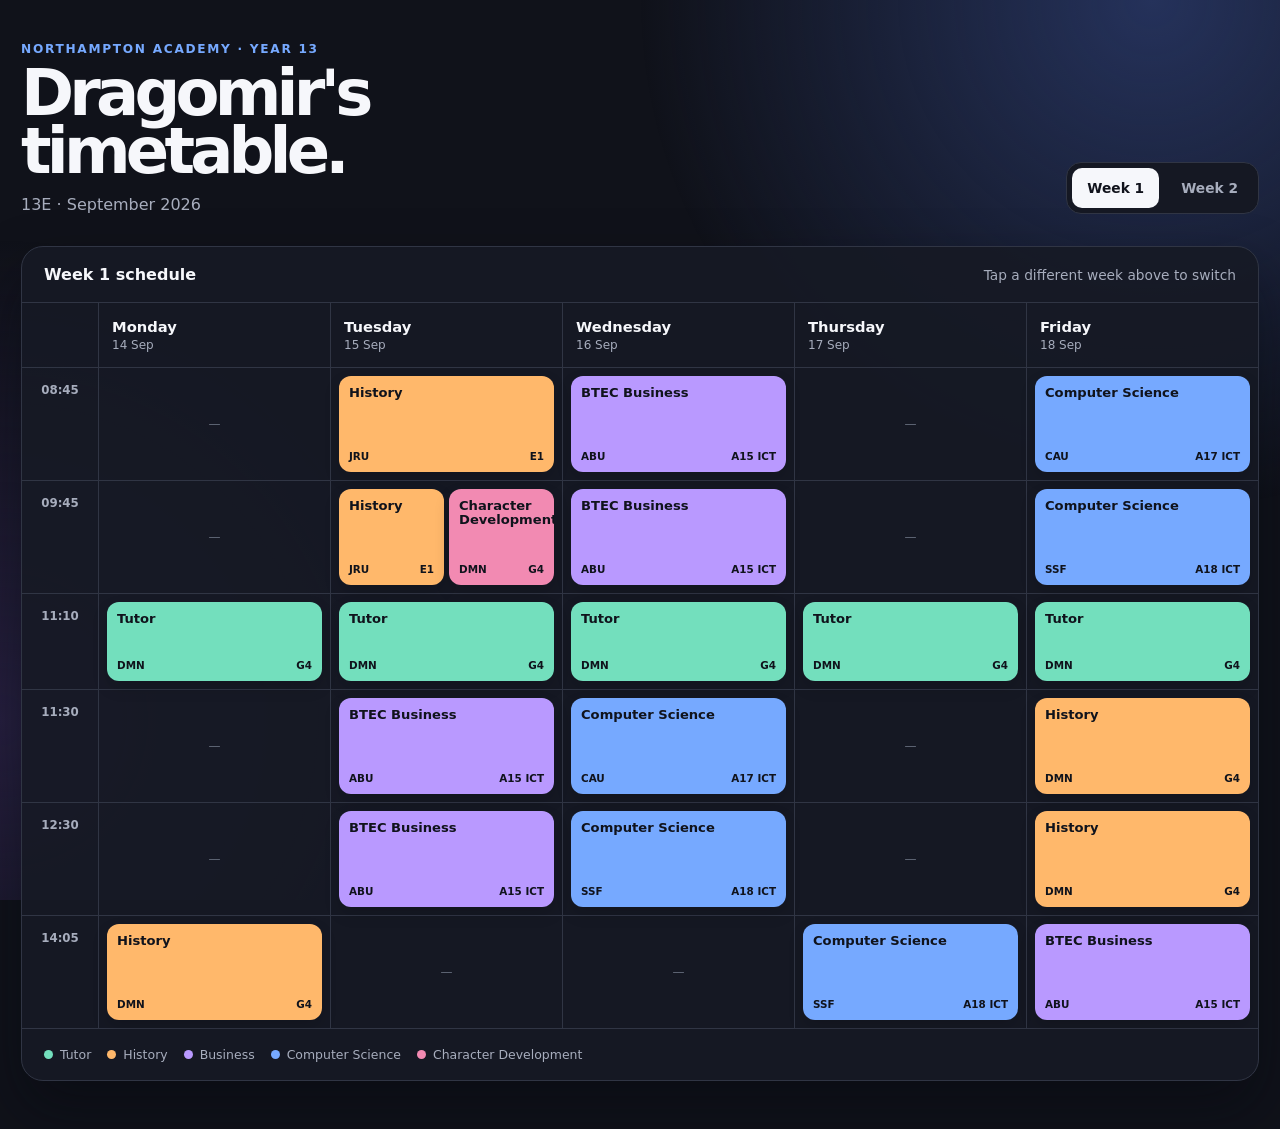
<file: timetable.html>
<!doctype html>
<html lang="en">
<head>
  <meta charset="UTF-8" />
  <meta name="viewport" content="width=device-width, initial-scale=1.0" />
  <meta name="theme-color" content="#10121a" />
  <title>Dragomir's Timetable</title>
  <style>
    :root { --bg:#10121a; --panel:#191c27; --line:#303544; --text:#f6f7fb; --muted:#a7adbd; --blue:#76a9ff; --purple:#b999ff; --orange:#ffb86b; --green:#73dfbd; font-family:Inter,ui-sans-serif,system-ui,-apple-system,BlinkMacSystemFont,"Segoe UI",sans-serif; }
    * { box-sizing:border-box; } body { min-width:320px; margin:0; color:var(--text); background:var(--bg); } body::before { position:fixed; z-index:-1; inset:0; background:radial-gradient(circle at 90% 0%,#25325b 0,transparent 32rem),radial-gradient(circle at 0% 80%,#272040 0,transparent 30rem); content:""; } main { width:min(1440px,calc(100% - 42px)); margin:0 auto; padding:42px 0 48px; }
    .header { display:flex; align-items:end; justify-content:space-between; gap:28px; margin-bottom:32px; } .eyebrow { margin:0 0 9px; color:var(--blue); font-size:.76rem; font-weight:800; letter-spacing:.14em; text-transform:uppercase; } h1 { margin:0; font-size:clamp(2.25rem,5vw,4.5rem); letter-spacing:-.075em; line-height:.9; } .subhead { margin:15px 0 0; color:var(--muted); font-size:1rem; }
    .week-switch { display:flex; gap:7px; padding:5px; border:1px solid var(--line); border-radius:15px; background:#151823; } .week-button { border:0; border-radius:10px; padding:12px 15px; color:var(--muted); background:transparent; font:inherit; font-size:.86rem; font-weight:750; cursor:pointer; transition:.2s ease; } .week-button.active { color:#11131c; background:var(--text); }
    .timetable { overflow:hidden; border:1px solid var(--line); border-radius:22px; background:#171a25e8; box-shadow:0 28px 60px #05060e70; } .week-heading { display:flex; align-items:center; justify-content:space-between; padding:18px 22px; border-bottom:1px solid var(--line); } .week-heading strong { font-size:1rem; } .week-heading span { color:var(--muted); font-size:.86rem; } .schedule-wrap { overflow-x:auto; } .schedule { display:grid; grid-template-columns:76px repeat(5,minmax(160px,1fr)); min-width:920px; } .day,.time { min-height:64px; padding:15px 13px; border-bottom:1px solid var(--line); } .day { border-left:1px solid var(--line); } .day-name { display:block; font-size:.92rem; font-weight:800; } .day-date { display:block; margin-top:3px; color:var(--muted); font-size:.75rem; } .time { display:flex; align-items:flex-start; justify-content:center; color:var(--muted); font-size:.74rem; font-weight:700; } .time.blank { color:transparent; } .slot { position:relative; min-height:96px; padding:8px; border-bottom:1px solid var(--line); border-left:1px solid var(--line); } .slot.overlap { display:grid; grid-template-columns:1fr 1fr; gap:5px; } .lesson { position:absolute; inset:8px; display:flex; flex-direction:column; justify-content:space-between; overflow:hidden; padding:10px; border-radius:12px; color:#10131c; box-shadow:0 7px 16px #00000024; } .overlap .lesson { position:relative; inset:auto; min-width:0; } .lesson.tutor { background:var(--green); } .lesson.history { background:var(--orange); } .lesson.business { background:var(--purple); } .lesson.cs { background:var(--blue); } .lesson.character { background:#f28ab2; } .lesson-name { font-size:.82rem; font-weight:850; line-height:1.08; } .lesson-meta { display:flex; align-items:end; justify-content:space-between; gap:6px; font-size:.65rem; font-weight:750; line-height:1.1; } .lesson-meta span:last-child { text-align:right; } .empty-note { display:flex; align-items:center; justify-content:center; min-height:96px; color:#666e7d; font-size:.75rem; } .legend { display:flex; flex-wrap:wrap; gap:16px; padding:18px 22px; color:var(--muted); font-size:.78rem; } .legend-item { display:inline-flex; align-items:center; gap:7px; } .dot { width:9px; height:9px; border-radius:50%; }
    @media (max-width:760px) { main { width:min(100% - 24px,1440px); padding-top:27px; } .header { display:block; } .week-switch { width:max-content; margin-top:24px; } .timetable { border-radius:16px; } }
  </style>
</head>
<body>
  <main>
    <header class="header"><div><p class="eyebrow">Northampton Academy · Year 13</p><h1>Dragomir's<br />timetable.</h1><p class="subhead">13E · September 2026</p></div><nav class="week-switch" aria-label="Choose a timetable week"><button class="week-button active" type="button" data-week="0">Week 1</button><button class="week-button" type="button" data-week="1">Week 2</button></nav></header>
    <section class="timetable" aria-label="Weekly timetable"><div class="week-heading"><strong id="schedule-title">Week 1 schedule</strong><span>Tap a different week above to switch</span></div><div class="schedule-wrap"><div class="schedule" id="schedule"></div></div><div class="legend"><span class="legend-item"><i class="dot" style="background:var(--green)"></i>Tutor</span><span class="legend-item"><i class="dot" style="background:var(--orange)"></i>History</span><span class="legend-item"><i class="dot" style="background:var(--purple)"></i>Business</span><span class="legend-item"><i class="dot" style="background:var(--blue)"></i>Computer Science</span><span class="legend-item"><i class="dot" style="background:#f28ab2"></i>Character Development</span></div></section>
  </main>
  <script>
    const weeks=[
      {title:'14–18 September',dates:['14 Sep','15 Sep','16 Sep','17 Sep','18 Sep'],days:[
        [{time:'14:05',name:'History',staff:'DMN',room:'G4',type:'history'},{time:'11:10',name:'Tutor',staff:'DMN',room:'G4',type:'tutor'}],
        [{time:'08:45',name:'History',staff:'JRU',room:'E1',type:'history'},{time:'09:45',name:'History',staff:'JRU',room:'E1',type:'history'},{time:'09:45',name:'Character Development',staff:'DMN',room:'G4',type:'character'},{time:'11:10',name:'Tutor',staff:'DMN',room:'G4',type:'tutor'},{time:'11:30',name:'BTEC Business',staff:'ABU',room:'A15 ICT',type:'business'},{time:'12:30',name:'BTEC Business',staff:'ABU',room:'A15 ICT',type:'business',continuation:true}],
        [{time:'08:45',name:'BTEC Business',staff:'ABU',room:'A15 ICT',type:'business'},{time:'09:45',name:'BTEC Business',staff:'ABU',room:'A15 ICT',type:'business',continuation:true},{time:'11:10',name:'Tutor',staff:'DMN',room:'G4',type:'tutor'},{time:'11:30',name:'Computer Science',staff:'CAU',room:'A17 ICT',type:'cs'},{time:'12:30',name:'Computer Science',staff:'SSF',room:'A18 ICT',type:'cs'}],
        [{time:'11:10',name:'Tutor',staff:'DMN',room:'G4',type:'tutor'},{time:'14:05',name:'Computer Science',staff:'SSF',room:'A18 ICT',type:'cs'}],
        [{time:'08:45',name:'Computer Science',staff:'CAU',room:'A17 ICT',type:'cs'},{time:'09:45',name:'Computer Science',staff:'SSF',room:'A18 ICT',type:'cs'},{time:'11:10',name:'Tutor',staff:'DMN',room:'G4',type:'tutor'},{time:'11:30',name:'History',staff:'DMN',room:'G4',type:'history'},{time:'12:30',name:'History',staff:'DMN',room:'G4',type:'history'},{time:'14:05',name:'BTEC Business',staff:'ABU',room:'A15 ICT',type:'business'}]]},
      {title:'21–25 September',dates:['21 Sep','22 Sep','23 Sep','24 Sep','25 Sep'],days:[
        [{time:'14:05',name:'History',staff:'JRU',room:'G4',type:'history'},{time:'11:10',name:'Tutor',staff:'DMN',room:'G4',type:'tutor'}],
        [{time:'08:45',name:'History',staff:'JRU',room:'E1',type:'history'},{time:'09:45',name:'History',staff:'JRU',room:'E1',type:'history'},{time:'11:10',name:'Tutor',staff:'DMN',room:'G4',type:'tutor'},{time:'11:30',name:'BTEC Business',staff:'ABU',room:'A15 ICT',type:'business'},{time:'12:30',name:'BTEC Business',staff:'ABU',room:'A15 ICT',type:'business',continuation:true}],
        [{time:'08:45',name:'BTEC Business',staff:'ABU',room:'A15 ICT',type:'business'},{time:'09:45',name:'BTEC Business',staff:'ABU',room:'A15 ICT',type:'business',continuation:true},{time:'11:10',name:'Tutor',staff:'DMN',room:'G4',type:'tutor'},{time:'11:30',name:'Computer Science',staff:'CAU',room:'A17 ICT',type:'cs'},{time:'12:30',name:'Computer Science',staff:'SSF',room:'A18 ICT',type:'cs'}],
        [{time:'11:10',name:'Tutor',staff:'DMN',room:'G4',type:'tutor'},{time:'14:05',name:'Computer Science',staff:'SSF',room:'A18 ICT',type:'cs'}],
        [{time:'08:45',name:'Computer Science',staff:'CAU',room:'A17 ICT',type:'cs'},{time:'09:45',name:'Computer Science',staff:'CAU',room:'A17 ICT',type:'cs'},{time:'11:10',name:'Tutor',staff:'DMN',room:'G4',type:'tutor'},{time:'11:30',name:'History',staff:'DMN',room:'G4',type:'history'},{time:'12:30',name:'History',staff:'DMN',room:'G4',type:'history'},{time:'14:05',name:'BTEC Business',staff:'ABU',room:'A15 ICT',type:'business'}]]}
    ];
    const times=['08:45','09:45','11:10','11:30','12:30','14:05'],days=['Monday','Tuesday','Wednesday','Thursday','Friday'],schedule=document.getElementById('schedule');
    const escapeHtml=value=>value.replaceAll('&','&amp;').replaceAll('<','&lt;').replaceAll('>','&gt;');
    const lessonCard=lesson=>`<article class="lesson ${lesson.type}"><strong class="lesson-name">${escapeHtml(lesson.name)}</strong><div class="lesson-meta"><span>${lesson.staff}</span><span>${lesson.room}</span></div></article>`;
    function renderWeek(index){const week=weeks[index];document.getElementById('schedule-title').textContent=`Week ${index+1} schedule`;let html='<div class="time blank">Time</div>';days.forEach((day,i)=>html+=`<div class="day"><span class="day-name">${day}</span><span class="day-date">${week.dates[i]}</span></div>`);times.forEach(time=>{html+=`<div class="time">${time}</div>`;week.days.forEach(lessons=>{const found=lessons.filter(lesson=>lesson.time===time);html+=found.length?`<div class="slot ${found.length>1?'overlap':''}">${found.map(lessonCard).join('')}</div>`:'<div class="slot"><div class="empty-note">—</div></div>';});});schedule.innerHTML=html;}
    document.querySelectorAll('.week-button').forEach(button=>button.addEventListener('click',()=>{document.querySelector('.week-button.active').classList.remove('active');button.classList.add('active');renderWeek(Number(button.dataset.week));}));renderWeek(0);
  </script>
</body>
</html>
</file>
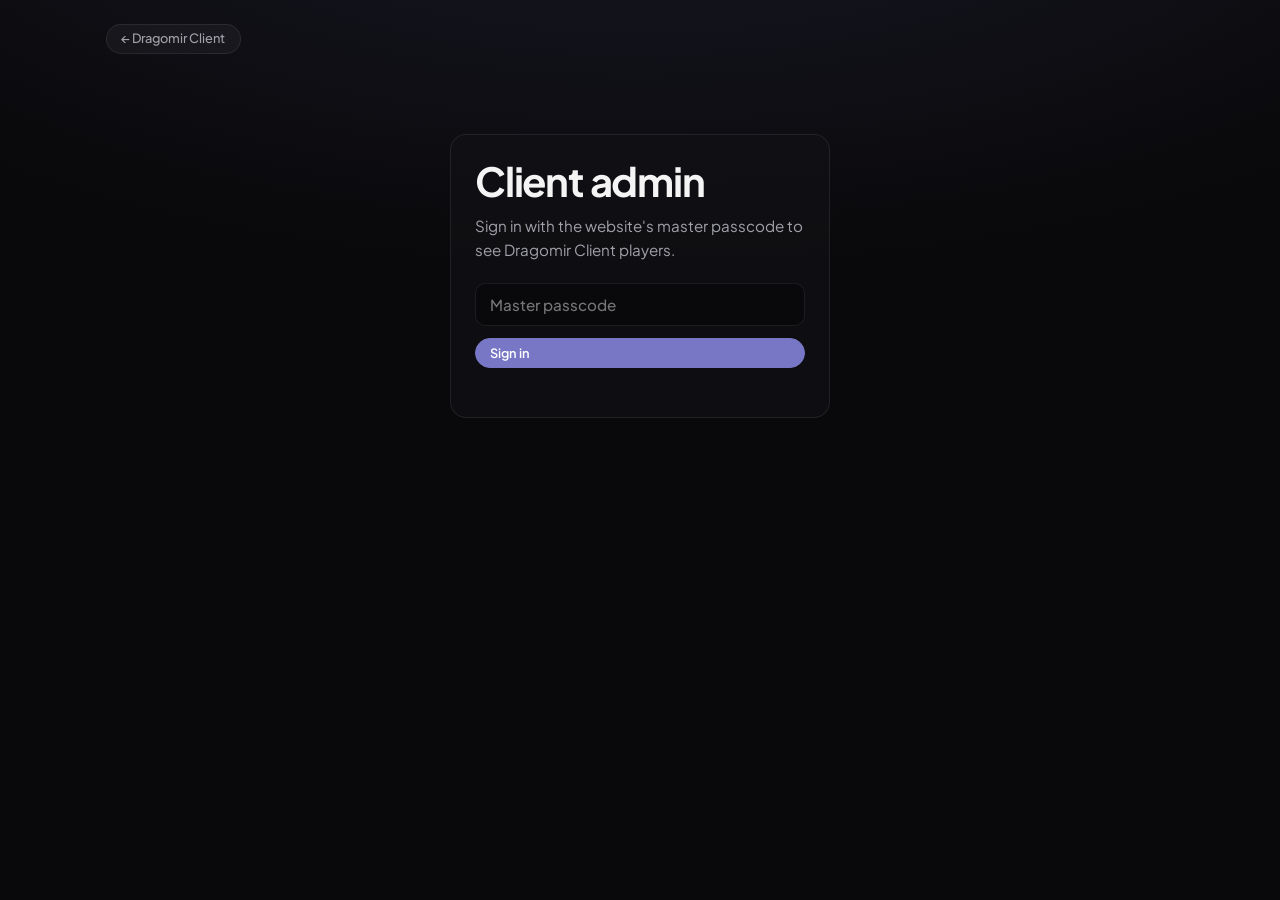
<file: client/admin.html>
<!DOCTYPE html>
<html lang="en">
<head>
  <meta charset="UTF-8">
  <meta name="viewport" content="width=device-width, initial-scale=1.0">
  <meta name="robots" content="noindex, nofollow">
  <title>Client Admin · Dragomir</title>
  <link rel="icon" href="/favicon.ico">
  <link rel="preconnect" href="https://fonts.googleapis.com">
  <link rel="preconnect" href="https://fonts.gstatic.com" crossorigin>
  <link href="https://fonts.googleapis.com/css2?family=Plus+Jakarta+Sans:wght@400;500;600;700;800&display=swap" rel="stylesheet">
  <style>
    *, *::before, *::after { margin: 0; padding: 0; box-sizing: border-box; }

    :root {
      --bg: #09090b;
      --card-bg: rgba(18, 18, 22, 0.7);
      --panel-bg: #111114;
      --border: rgba(255, 255, 255, 0.08);
      --border-hover: rgba(255, 255, 255, 0.18);
      --text-main: #f4f4f5;
      --text-muted: #a1a1aa;
      --text-subtle: #52525b;
      --accent: #7877c6;
      --online: #4ade80;
      --hidden: #fbbf24;
      --danger: #f87171;
    }

    body {
      min-height: 100vh;
      background-color: var(--bg);
      background-image: radial-gradient(ellipse 80% 50% at 50% -20%, rgba(120, 119, 198, 0.14), transparent);
      background-repeat: no-repeat;
      color: var(--text-main);
      font-family: 'Plus Jakarta Sans', system-ui, -apple-system, sans-serif;
      -webkit-font-smoothing: antialiased;
      overflow-x: hidden;
    }

    .wrap { width: 100%; max-width: 1100px; margin: 0 auto; padding: 0 1rem; }
    .topbar { display: flex; justify-content: space-between; align-items: center; gap: 0.5rem; padding: 1.5rem 0 1rem; flex-wrap: wrap; }
    .topbar .right { display: flex; gap: 0.5rem; align-items: center; flex-wrap: wrap; }

    .pill, button, select {
      display: inline-flex; align-items: center; gap: 0.4rem;
      padding: 0.4rem 0.9rem; border-radius: 9999px;
      background: rgba(255, 255, 255, 0.04); border: 1px solid var(--border);
      color: var(--text-muted); text-decoration: none; font: inherit; font-weight: 500; font-size: 0.8rem; line-height: 1.2; cursor: pointer;
      transition: all 0.2s cubic-bezier(0.16, 1, 0.3, 1);
    }
    select { appearance: none; padding-right: 1.6rem; background-image: linear-gradient(45deg, transparent 50%, var(--text-muted) 50%), linear-gradient(135deg, var(--text-muted) 50%, transparent 50%);
      background-position: calc(100% - 13px) 55%, calc(100% - 9px) 55%; background-size: 4px 4px; background-repeat: no-repeat; }
    select option { background: var(--panel-bg); color: var(--text-main); }
    .pill:hover, button:hover, select:hover { background-color: rgba(255, 255, 255, 0.09); border-color: var(--border-hover); color: var(--text-main); }
    button.primary { background: var(--accent); border-color: var(--accent); color: #fff; font-weight: 600; }
    button.primary:hover { filter: brightness(1.1); background: var(--accent); }
    button.danger { color: var(--danger); border-color: rgba(248, 113, 113, 0.35); }
    button.danger:hover { background: rgba(248, 113, 113, 0.12); color: var(--danger); }
    button:disabled { opacity: 0.5; cursor: default; }
    button.small { padding: 0.25rem 0.65rem; font-size: 0.75rem; }

    h1 { font-size: clamp(1.75rem, 6vw, 2.5rem); font-weight: 700; letter-spacing: -0.03em; }
    h2 { font-size: 1.25rem; font-weight: 700; letter-spacing: -0.02em; margin: 2rem 0 0.4rem; }
    h3 { font-size: 0.95rem; margin-bottom: 0.6rem; }
    .lead { margin-top: 0.5rem; color: var(--text-muted); line-height: 1.6; font-size: 0.95rem; }
    .muted { color: var(--text-muted); font-size: 0.85rem; line-height: 1.5; }
    .subtle { color: var(--text-subtle); font-size: 0.8rem; }

    .card { background: var(--card-bg); border: 1px solid var(--border); border-radius: 16px; padding: 1.25rem 1.5rem; }

    /* Sign in */
    .login { max-width: 380px; margin: 4rem auto; }
    .login form { display: flex; flex-direction: column; gap: 0.75rem; margin-top: 1.25rem; }
    input, textarea {
      width: 100%; padding: 0.7rem 0.9rem; border-radius: 10px; border: 1px solid var(--border);
      background: rgba(0, 0, 0, 0.35); color: var(--text-main); font: inherit; font-weight: 500; font-size: 0.95rem;
    }
    textarea { min-height: 70px; font-size: 0.9rem; line-height: 1.5; resize: vertical; }
    input:focus, textarea:focus { outline: none; border-color: var(--accent); }
    .error { color: var(--danger); font-size: 0.85rem; min-height: 1.2em; }
    .ok { color: var(--online); font-size: 0.85rem; min-height: 1.2em; }

    /* Tabs */
    .tabs { display: flex; gap: 0.35rem; overflow-x: auto; padding-bottom: 0.25rem; margin: 0.5rem 0 1.5rem; scrollbar-width: none; }
    .tabs::-webkit-scrollbar { display: none; }
    .tabs button { flex: none; }
    .tabs button.active { background: rgba(120, 119, 198, 0.18); border-color: rgba(120, 119, 198, 0.55); color: var(--text-main); }
    .count { background: var(--accent); color: #fff; border-radius: 9999px; font-size: 0.7rem; font-weight: 700; padding: 0.05rem 0.4rem; }

    /* Overview */
    .stats { display: grid; grid-template-columns: repeat(auto-fit, minmax(150px, 1fr)); gap: 0.75rem; margin: 1rem 0; }
    .stat { padding: 1rem 1.25rem; }
    .stat .value { font-size: 1.75rem; font-weight: 700; letter-spacing: -0.02em; }
    .stat .label { color: var(--text-muted); font-size: 0.8rem; margin-top: 0.15rem; }
    .grid2 { display: grid; gap: 0.75rem; grid-template-columns: repeat(auto-fit, minmax(300px, 1fr)); }
    .line { display: flex; justify-content: space-between; align-items: center; gap: 1rem; padding: 0.45rem 0; border-bottom: 1px solid var(--border); font-size: 0.875rem; }
    .line:last-child { border-bottom: none; }
    .line .meter { display: flex; gap: 0.6rem; align-items: center; width: 45%; flex: none; justify-content: flex-end; }
    .bar { height: 6px; border-radius: 3px; background: var(--accent); }
    .link { color: var(--text-main); cursor: pointer; font-weight: 600; background: none; border: none; padding: 0; border-radius: 0; font-size: 0.875rem; }
    .link:hover { color: var(--accent); background: none; }

    /* Players */
    .toolbar { display: flex; flex-wrap: wrap; gap: 0.5rem; align-items: center; margin-bottom: 0.75rem; }
    .toolbar input { flex: 1 1 200px; width: auto; }
    .updated { color: var(--text-subtle); font-size: 0.8rem; margin-left: auto; }
    .table-wrap { overflow-x: auto; border-radius: 16px; border: 1px solid var(--border); background: var(--card-bg); }
    table { width: 100%; border-collapse: collapse; font-size: 0.875rem; min-width: 760px; }
    th, td { text-align: left; padding: 0.7rem 1rem; border-bottom: 1px solid var(--border); white-space: nowrap; }
    th { color: var(--text-subtle); font-weight: 600; font-size: 0.75rem; text-transform: uppercase; letter-spacing: 0.04em; cursor: pointer; user-select: none; }
    th:hover { color: var(--text-muted); }
    th.sorted { color: var(--text-main); }
    tbody tr { cursor: pointer; transition: background 0.15s; }
    tbody tr:hover { background: rgba(255, 255, 255, 0.03); }
    tr:last-child td { border-bottom: none; }
    td.name { font-weight: 600; }
    td.muted { color: var(--text-muted); font-size: 0.875rem; }
    .dot { display: inline-block; width: 8px; height: 8px; border-radius: 50%; margin-right: 0.45rem; background: var(--text-subtle); flex: none; }
    .dot.online { background: var(--online); }
    .tag { font-size: 0.7rem; font-weight: 600; padding: 0.1rem 0.45rem; border-radius: 9999px; margin-left: 0.4rem; border: 1px solid var(--border); color: var(--text-muted); }
    .tag.hidden { color: var(--hidden); border-color: rgba(251, 191, 36, 0.4); }
    .tag.banned { color: var(--danger); border-color: rgba(248, 113, 113, 0.4); }
    .tag.new { color: var(--online); border-color: rgba(74, 222, 128, 0.4); }
    .tag.admin { color: #c4b5fd; border-color: rgba(196, 181, 253, 0.4); }
    .empty { color: var(--text-muted); text-align: center; padding: 2rem; }
    .note { color: var(--text-subtle); font-size: 0.8rem; line-height: 1.6; margin: 1rem 0 3rem; }

    /* Player panel */
    .scrim { position: fixed; inset: 0; background: rgba(0, 0, 0, 0.55); backdrop-filter: blur(3px); z-index: 10; }
    .drawer { position: fixed; top: 0; right: 0; bottom: 0; width: min(520px, 100%); background: var(--panel-bg); border-left: 1px solid var(--border);
      z-index: 11; overflow-y: auto; padding: 1.5rem; box-shadow: -20px 0 60px rgba(0, 0, 0, 0.5); }
    .drawer header { display: flex; justify-content: space-between; align-items: flex-start; gap: 1rem; }
    .drawer h2 { margin: 0; font-size: 1.5rem; display: flex; align-items: center; gap: 0.5rem; flex-wrap: wrap; }
    .drawer section { margin-top: 1.25rem; padding-top: 1.25rem; border-top: 1px solid var(--border); }
    .facts { display: grid; grid-template-columns: max-content 1fr; gap: 0.4rem 1rem; font-size: 0.85rem; }
    .facts dt { color: var(--text-subtle); }
    .facts dd { color: var(--text-main); word-break: break-word; }
    .chips { display: flex; flex-wrap: wrap; gap: 0.35rem; }
    .chip { font-size: 0.75rem; padding: 0.2rem 0.55rem; border-radius: 9999px; border: 1px solid var(--border); color: var(--text-muted); }
    .chip.on { color: var(--text-main); border-color: rgba(120, 119, 198, 0.55); background: rgba(120, 119, 198, 0.15); }
    .row { display: flex; gap: 0.5rem; align-items: center; flex-wrap: wrap; margin-top: 0.6rem; }
    .row input[type=number] { width: 90px; }
    .mono { font-family: ui-monospace, monospace; font-size: 0.75rem; color: var(--text-subtle); }

    /* Inbox */
    .msg { padding: 0.8rem 0; border-bottom: 1px solid var(--border); }
    .msg:last-child { border-bottom: none; }
    .msg .head { display: flex; justify-content: space-between; gap: 0.75rem; align-items: baseline; flex-wrap: wrap; }
    .msg .text { margin-top: 0.3rem; line-height: 1.5; word-break: break-word; }
    .msg.reply .text { color: var(--text-muted); }
    .msg.unread { box-shadow: inset 3px 0 0 var(--accent); padding-left: 0.75rem; }

    /* Tools */
    .tools { display: grid; gap: 0.75rem; grid-template-columns: repeat(auto-fit, minmax(280px, 1fr)); }
    .bug { padding: 0.75rem 0; border-bottom: 1px solid var(--border); }
    .bug:last-child { border-bottom: none; }
    pre { margin-top: 0.5rem; max-height: 240px; overflow: auto; font-size: 0.75rem; color: var(--text-muted); background: rgba(0,0,0,0.35);
      padding: 0.6rem; border-radius: 8px; white-space: pre-wrap; word-break: break-word; }
    [hidden] { display: none !important; }
  </style>
</head>
<body>
  <div class="wrap">
    <nav class="topbar">
      <a href="/client" class="pill">&larr; Dragomir Client</a>
      <div class="right" id="topRight" hidden>
        <label class="muted" style="display:inline-flex;gap:0.4rem;align-items:center"><input type="checkbox" id="auto" checked style="width:auto"> Auto-refresh</label>
        <button id="refresh">Refresh</button>
        <button id="signOut">Sign out</button>
      </div>
    </nav>

    <section class="login card" id="login">
      <h1>Client admin</h1>
      <p class="lead">Sign in with the website's master passcode to see Dragomir Client players.</p>
      <form id="loginForm">
        <input type="password" id="passcode" placeholder="Master passcode" autocomplete="current-password" required>
        <button class="primary" type="submit" id="loginButton">Sign in</button>
        <p class="error" id="loginError"></p>
      </form>
    </section>

    <section id="dashboard" hidden>
      <div class="tabs" role="tablist">
        <button data-tab="overview" class="active">Overview</button>
        <button data-tab="players">Players</button>
        <button data-tab="inbox">Inbox <span class="count" id="inboxCount" hidden></span></button>
        <button data-tab="tools">Announcements &amp; switches</button>
        <button data-tab="usage">Mod usage</button>
        <button data-tab="bugs">Bug reports <span class="count" id="bugCount" hidden></span></button>
      </div>

      <!-- Overview -->
      <div data-panel="overview">
        <h1>Overview</h1>
        <p class="lead">Dragomir Client right now. <span class="subtle" id="updated"></span></p>
        <div class="stats">
          <div class="card stat"><div class="value" id="statOnline">–</div><div class="label">Online now</div></div>
          <div class="card stat"><div class="value" id="statHidden">–</div><div class="label">Appearing offline</div></div>
          <div class="card stat"><div class="value" id="statActive">–</div><div class="label">Played in the last 24 h</div></div>
          <div class="card stat"><div class="value" id="statNew">–</div><div class="label">New this week</div></div>
          <div class="card stat"><div class="value" id="statTotal">–</div><div class="label">Players in total</div></div>
          <div class="card stat"><div class="value" id="statHours">–</div><div class="label">Hours played (all)</div></div>
        </div>
        <div class="grid2">
          <div class="card"><h3>Online now</h3><div id="ovOnline" class="muted">Loading…</div></div>
          <div class="card"><h3>Servers being played</h3><div id="ovServers" class="muted">Loading…</div></div>
          <div class="card"><h3>Versions (online and last 7 days)</h3><div id="ovVersions" class="muted">Loading…</div></div>
          <div class="card"><h3>Newest players</h3><div id="ovNewest" class="muted">Loading…</div></div>
        </div>
        <p class="note">Online means the game checked in during the last 2½ minutes. Players appearing offline are told admins can still see them.</p>
      </div>

      <!-- Players -->
      <div data-panel="players" hidden>
        <h1>Players</h1>
        <p class="lead">Everyone who has used Dragomir Client. Click a player for details, messages, cosmetics and bans.</p>
        <div class="toolbar" style="margin-top:1rem">
          <input type="search" id="filter" placeholder="Search by name, server, status or UUID" aria-label="Search players">
          <select id="show" aria-label="Which players">
            <option value="all">Everyone</option>
            <option value="online">Online</option>
            <option value="hidden">Appearing offline</option>
            <option value="new">New this week</option>
            <option value="active">Played in 24 h</option>
            <option value="banned">Banned</option>
          </select>
          <select id="version" aria-label="Version"><option value="">Any version</option></select>
          <button id="csv">Export CSV</button>
        </div>
        <div class="table-wrap">
          <table>
            <thead><tr id="heads">
              <th data-sort="name">Player</th><th data-sort="online">Status</th><th data-sort="server">Server</th><th data-sort="capeStyle">Cape</th>
              <th data-sort="friends">Friends</th><th data-sort="playMs">Played</th><th data-sort="version">Version</th>
              <th data-sort="firstSeen">Joined</th><th data-sort="lastSeen">Last seen</th>
            </tr></thead>
            <tbody id="rows"></tbody>
          </table>
        </div>
        <p class="note" id="shownCount"></p>
      </div>

      <!-- Inbox -->
      <div data-panel="inbox" hidden>
        <h1>Inbox</h1>
        <p class="lead">Messages players sent with <code>/dm</code>, and your replies (from here, or <code>/dms</code> in game). Players get them in chat on whatever server they're on, or the next time they play.</p>
        <div class="grid2" style="margin-top:1rem">
          <div class="card">
            <h3>Send a message</h3>
            <input id="dmTo" placeholder="Player name" autocomplete="off" list="playerNames">
            <datalist id="playerNames"></datalist>
            <textarea id="dmText" maxlength="256" placeholder="Shown in their chat as a message from Dragomir" style="margin-top:0.5rem"></textarea>
            <div class="row"><button class="primary" id="dmSend">Send</button><span class="subtle" id="dmLen">0 / 256</span></div>
            <p class="error" id="dmError"></p>
          </div>
          <div class="card">
            <h3>Conversations</h3>
            <div id="threads" class="muted">Loading…</div>
          </div>
        </div>
        <div class="card" style="margin:0.75rem 0 3rem">
          <div class="toolbar" style="margin:0"><h3 style="margin:0">All messages</h3><input type="search" id="inboxFilter" placeholder="Filter by player or text" style="margin-left:auto;max-width:260px"></div>
          <div id="inbox" class="muted" style="margin-top:0.5rem">Loading…</div>
        </div>
      </div>

      <!-- Tools -->
      <div data-panel="tools" hidden>
        <h1>Announcements &amp; switches</h1>
        <p class="lead">Messages to every player, and switches that turn client features off without a new release.</p>
        <div class="tools" style="margin:1rem 0 3rem">
          <div class="card">
            <h3>Announcement</h3>
            <p class="muted" id="annCurrent">No announcement.</p>
            <textarea id="annText" maxlength="200" placeholder="Shown once as a toast to every Dragomir player" style="margin-top:0.5rem"></textarea>
            <div class="row">
              <label class="muted">Hours <input type="number" id="annHours" min="1" max="168" value="24"></label>
              <button class="primary" id="annPost">Post</button>
              <button id="annClear">Remove</button>
            </div>
            <p class="error" id="annError"></p>
          </div>
          <div class="card">
            <h3>Feature switches</h3>
            <p class="muted">Turning one off disables it in every 1.11+ client within a minute.</p>
            <div id="flags" style="margin-top:0.5rem"></div>
            <p class="error" id="flagError"></p>
          </div>
        </div>
      </div>

      <!-- Usage -->
      <div data-panel="usage" hidden>
        <h1>Mod usage</h1>
        <p class="lead" id="usageLead">How many players (seen in the last 30 days) have each mod on.</p>
        <div class="toolbar" style="margin-top:1rem"><input type="search" id="usageFilter" placeholder="Filter mods"></div>
        <div class="grid2" style="margin-bottom:3rem">
          <div class="card"><h3>Mods</h3><div id="usage" class="muted">Loading…</div></div>
          <div class="card"><h3>Versions</h3><div id="usageVersions" class="muted">Loading…</div></div>
        </div>
      </div>

      <!-- Bugs -->
      <div data-panel="bugs" hidden>
        <h1>Bug reports</h1>
        <p class="lead">Sent from Client Settings → Report a Bug and the crash screen, with the end of the game log.</p>
        <div class="toolbar" style="margin-top:1rem"><input type="search" id="bugFilter" placeholder="Filter by player, version or text"></div>
        <div class="card" style="margin-bottom:3rem"><div id="bugs" class="muted">Loading…</div></div>
      </div>
    </section>
  </div>

  <!-- Player panel -->
  <div class="scrim" id="scrim" hidden></div>
  <aside class="drawer" id="drawer" hidden aria-label="Player details"></aside>

  <script>
    const API = '/api/client';
    const TOKEN_KEY = 'dragomir_client_admin_token';
    const SEEN_KEY = 'dragomir_client_admin_seen';
    const DAY = 86400000;
    let players = [];
    let support = [];
    let bugs = [];
    let usage = null;
    let unlockItems = [];
    let sort = { key: 'online', dir: -1 };
    let timer = null;
    let openPlayer = null;

    const $ = (id) => document.getElementById(id);
    const esc = (t) => String(t ?? '').replace(/[&<>"']/g, (c) => ({ '&': '&amp;', '<': '&lt;', '>': '&gt;', '"': '&quot;', "'": '&#39;' }[c]));
    const token = () => sessionStorage.getItem(TOKEN_KEY);
    const store = { get(k) { try { return localStorage.getItem(k); } catch { return null; } }, set(k, v) { try { localStorage.setItem(k, v); } catch {} } };

    async function call(body) {
      const res = await fetch(API, { method: 'POST', headers: { 'Content-Type': 'application/json' }, body: JSON.stringify({ ...body, token: token() }) });
      const data = await res.json().catch(() => ({}));
      if (!res.ok) {
        const e = new Error(data.error || `Error ${res.status}`); e.status = res.status;
        if (body.action === 'admin' && (res.status === 401 || res.status === 403)) showLogin('Your session ended. Sign in again.');
        throw e;
      }
      return data;
    }
    const admin = (op, extra = {}) => call({ action: 'admin', op, ...extra });

    function ago(ms) {
      if (!ms) return 'never';
      const s = Math.max(0, (Date.now() - ms) / 1000);
      if (s < 60) return 'just now';
      if (s < 3600) return `${Math.floor(s / 60)} min ago`;
      if (s < 86400) return `${Math.floor(s / 3600)} h ago`;
      if (s < 86400 * 60) return `${Math.floor(s / 86400)} days ago`;
      return new Date(ms).toLocaleDateString();
    }
    function hours(ms) {
      const h = (ms || 0) / 3600000;
      return h < 1 ? `${Math.round(h * 60)} min` : `${h.toFixed(h < 10 ? 1 : 0)} h`;
    }
    const cap = (s) => (s ? s.replace(/^anim_/, '').replace(/^./, (c) => c.toUpperCase()) : '');
    const meter = (count, top) => `<span class="meter"><span class="bar" style="width:${Math.max(4, count / (top || 1) * 100)}%"></span>${count}</span>`;
    const isNew = (p) => p.firstSeen && Date.now() - p.firstSeen < 7 * DAY;
    const isActive = (p) => p.online || (p.lastSeen && Date.now() - p.lastSeen < DAY);

    // ------------------------------------------------------------ tabs

    function showTab(name) {
      document.querySelectorAll('[data-tab]').forEach((b) => b.classList.toggle('active', b.dataset.tab === name));
      document.querySelectorAll('[data-panel]').forEach((p) => { p.hidden = p.dataset.panel !== name; });
      if (location.hash !== `#${name}`) history.replaceState(null, '', `#${name}`);
      if (name === 'inbox') { store.set(SEEN_KEY, String(Date.now())); renderInbox(); }
    }
    document.querySelector('.tabs').addEventListener('click', (e) => { const b = e.target.closest('[data-tab]'); if (b) showTab(b.dataset.tab); });

    // ------------------------------------------------------------ loading

    async function loadPlayers() {
      players = (await admin('players')).players;
      $('updated').textContent = `Updated ${new Date().toLocaleTimeString()}.`;
      const versions = [...new Set(players.map((p) => p.version).filter(Boolean))].sort().reverse();
      const chosen = $('version').value;
      $('version').innerHTML = '<option value="">Any version</option>' + versions.map((v) => `<option${v === chosen ? ' selected' : ''}>${esc(v)}</option>`).join('');
      $('playerNames').innerHTML = players.map((p) => `<option value="${esc(p.name)}">`).join('');
      renderOverview();
      renderPlayers();
    }

    async function loadSupport() {
      support = (await admin('support')).messages;
      renderInbox();
    }

    async function loadAll() {
      $('refresh').disabled = true;
      try {
        await Promise.all([loadPlayers(), loadSupport(), loadBugs()]);
      } catch (e) {
        $('updated').textContent = `Couldn't refresh: ${e.message}`;
      } finally {
        $('refresh').disabled = false;
      }
    }

    // ------------------------------------------------------------ overview

    function renderOverview() {
      const online = players.filter((p) => p.online);
      $('statOnline').textContent = online.length;
      $('statHidden').textContent = online.filter((p) => p.hidden).length;
      $('statActive').textContent = players.filter(isActive).length;
      $('statNew').textContent = players.filter(isNew).length;
      $('statTotal').textContent = players.length;
      $('statHours').textContent = Math.round(players.reduce((t, p) => t + (p.playMs || 0), 0) / 3600000).toLocaleString();

      $('ovOnline').innerHTML = online.length ? online.slice(0, 12).map((p) => `<div class="line"><span style="display:flex;align-items:center;min-width:0">
          <span class="dot online"></span><button class="link" data-player="${esc(p.uuid)}">${esc(p.name)}</button>${p.hidden ? '<span class="tag hidden">hidden</span>' : ''}</span>
          <span class="muted" style="overflow:hidden;text-overflow:ellipsis;white-space:nowrap">${esc(p.server || '—')}</span></div>`).join('')
        + (online.length > 12 ? `<p class="subtle" style="margin-top:0.5rem">and ${online.length - 12} more</p>` : '')
        : 'Nobody online right now.';

      const servers = {};
      for (const p of online) { const s = p.server || 'In the menus'; servers[s] = (servers[s] || 0) + 1; }
      const sv = Object.entries(servers).sort((a, b) => b[1] - a[1]);
      $('ovServers').innerHTML = sv.length ? sv.slice(0, 8).map(([s, c]) => `<div class="line"><span>${esc(s)}</span>${meter(c, sv[0][1])}</div>`).join('') : 'Nobody online right now.';

      const versions = {};
      for (const p of players) if (p.version && (p.online || Date.now() - p.lastSeen < 7 * DAY)) versions[p.version] = (versions[p.version] || 0) + 1;
      const vv = Object.entries(versions).sort((a, b) => b[1] - a[1]);
      $('ovVersions').innerHTML = vv.length ? vv.map(([v, c]) => `<div class="line"><span>${esc(v)}</span>${meter(c, vv[0][1])}</div>`).join('') : 'No versions reported yet.';

      const newest = [...players].filter((p) => p.firstSeen).sort((a, b) => b.firstSeen - a.firstSeen).slice(0, 8);
      $('ovNewest').innerHTML = newest.length ? newest.map((p) => `<div class="line"><button class="link" data-player="${esc(p.uuid)}">${esc(p.name)}</button>
          <span class="muted">${ago(p.firstSeen)}</span></div>`).join('') : 'No players yet.';
    }

    // ------------------------------------------------------------ players

    function shownPlayers() {
      const q = $('filter').value.trim().toLowerCase();
      const show = $('show').value, version = $('version').value;
      return players.filter((p) => {
        if (show === 'online' && !p.online) return false;
        if (show === 'hidden' && !(p.online && p.hidden)) return false;
        if (show === 'new' && !isNew(p)) return false;
        if (show === 'active' && !isActive(p)) return false;
        if (show === 'banned' && !p.banned) return false;
        if (version && p.version !== version) return false;
        return !q || [p.name, p.server, p.status, p.uuid].some((v) => (v || '').toLowerCase().includes(q));
      }).sort((a, b) => {
        let x = a[sort.key], y = b[sort.key];
        if (typeof x === 'string' || typeof y === 'string') return sort.dir * String(x || '').localeCompare(String(y || ''));
        x = Number(x || 0); y = Number(y || 0);
        return sort.dir * (x - y) || b.lastSeen - a.lastSeen;
      });
    }

    function renderPlayers() {
      const shown = shownPlayers();
      document.querySelectorAll('#heads th').forEach((th) => {
        th.classList.toggle('sorted', th.dataset.sort === sort.key);
        th.textContent = th.textContent.replace(/ [↑↓]$/, '') + (th.dataset.sort === sort.key ? (sort.dir > 0 ? ' ↑' : ' ↓') : '');
      });
      $('rows').innerHTML = shown.length ? shown.map((p) => `<tr data-player="${esc(p.uuid)}">
          <td class="name">${esc(p.name)}${p.banned ? '<span class="tag banned">banned</span>' : ''}${isNew(p) ? '<span class="tag new">new</span>' : ''}</td>
          <td><span class="dot${p.online ? ' online' : ''}"></span>${p.online ? (p.dnd ? 'Busy' : 'Online') : 'Offline'}${p.online && p.hidden ? '<span class="tag hidden">appearing offline</span>' : ''}${p.status ? `<span class="tag">${esc(p.status)}</span>` : ''}</td>
          <td class="muted">${esc(p.server || '—')}</td>
          <td class="muted">${p.capeStyle ? esc(cap(p.capeStyle)) : '—'}</td>
          <td class="muted">${p.friends}</td>
          <td class="muted">${hours(p.playMs)}</td>
          <td class="muted">${esc(p.version || '—')}</td>
          <td class="muted">${p.firstSeen ? ago(p.firstSeen) : '—'}</td>
          <td class="muted">${p.online ? 'now' : ago(p.lastSeen)}</td>
        </tr>`).join('') : `<tr><td class="empty" colspan="9">${players.length ? 'No players match.' : 'No players yet.'}</td></tr>`;
      $('shownCount').textContent = `Showing ${shown.length} of ${players.length}. Click a column to sort.`;
    }

    $('heads').addEventListener('click', (e) => {
      const key = e.target.dataset.sort;
      if (!key) return;
      sort = sort.key === key ? { key, dir: -sort.dir } : { key, dir: ['name', 'server', 'capeStyle', 'version'].includes(key) ? 1 : -1 };
      renderPlayers();
    });
    ['filter', 'show', 'version'].forEach((id) => $(id).addEventListener('input', renderPlayers));

    $('csv').addEventListener('click', () => {
      const cols = ['name', 'uuid', 'online', 'hidden', 'server', 'capeStyle', 'friends', 'playMs', 'version', 'firstSeen', 'lastSeen', 'banned'];
      const cell = (v) => `"${String(v ?? '').replace(/"/g, '""')}"`;
      const rows = shownPlayers().map((p) => cols.map((c) => cell(['firstSeen', 'lastSeen'].includes(c) && p[c] ? new Date(p[c]).toISOString() : p[c])).join(','));
      const blob = new Blob([[cols.join(','), ...rows].join('\n')], { type: 'text/csv' });
      const a = document.createElement('a');
      a.href = URL.createObjectURL(blob);
      a.download = `dragomir-players-${new Date().toISOString().slice(0, 10)}.csv`;
      a.click();
      URL.revokeObjectURL(a.href);
    });

    // ------------------------------------------------------------ player panel

    document.addEventListener('click', (e) => {
      const el = e.target.closest('[data-player]');
      if (el && !e.target.closest('#drawer')) openDrawer(el.dataset.player);
    });
    $('scrim').addEventListener('click', closeDrawer);
    document.addEventListener('keydown', (e) => { if (e.key === 'Escape' && !$('drawer').hidden) closeDrawer(); });

    function closeDrawer() {
      $('drawer').hidden = true;
      $('scrim').hidden = true;
      openPlayer = null;
    }

    async function openDrawer(uuid) {
      openPlayer = uuid;
      $('scrim').hidden = false;
      $('drawer').hidden = false;
      $('drawer').innerHTML = '<p class="muted">Loading…</p>';
      try {
        if (!unlockItems.length) unlockItems = (await admin('unlocks')).items;
        const p = await admin('player', { uuid });
        if (openPlayer === uuid) renderDrawer(p);
      } catch (e) {
        $('drawer').innerHTML = `<p class="error">${esc(e.message)}</p><button id="dClose">Close</button>`;
        $('dClose').onclick = closeDrawer;
      }
    }

    function renderDrawer(p) {
      const e = p.extras || {};
      const wearing = [e.hat && `${cap(e.hat)} hat`, e.wings && `${cap(e.wings)} wings`, e.trail && `${cap(e.trail)} trail`,
        e.accessory && cap(e.accessory), e.pet && `${cap(e.pet)} pet`].filter(Boolean);
      const friends = p.links.filter((l) => l.state === 'friends');
      const requests = p.links.filter((l) => l.state !== 'friends');
      const thread = support.filter((m) => m.from === p.uuid || m.to === p.uuid).slice(0, 6);
      $('drawer').innerHTML = `
        <header>
          <div>
            <h2><span class="dot${p.online ? ' online' : ''}"></span>${esc(p.name)}${p.admin ? '<span class="tag admin">admin</span>' : ''}${p.banned ? '<span class="tag banned">banned</span>' : ''}${p.online && p.hidden ? '<span class="tag hidden">appearing offline</span>' : ''}</h2>
            <p class="muted" style="margin-top:0.3rem">${p.online ? `Online${p.dnd ? ' · Do Not Disturb' : ''} · ${esc(p.server || 'in the menus')}` : `Last seen ${ago(p.lastSeen)}`}${p.status ? ` · “${esc(p.status)}”` : ''}</p>
          </div>
          <button id="dClose" aria-label="Close">✕</button>
        </header>
        <div class="row"><span class="mono">${esc(p.uuid)}</span><button class="small" id="dCopy">Copy UUID</button>
          <a class="pill small" style="padding:0.25rem 0.65rem;font-size:0.75rem" href="https://namemc.com/profile/${esc(p.uuid)}" target="_blank" rel="noopener">NameMC ↗</a></div>
        <section>
          <dl class="facts">
            <dt>Joined</dt><dd>${p.firstSeen ? `${new Date(p.firstSeen).toLocaleDateString()} (${ago(p.firstSeen)})` : '—'}</dd>
            <dt>Played</dt><dd>${hours(p.playMs)}</dd>
            <dt>Version</dt><dd>${esc(p.version || '—')}</dd>
            <dt>Cape</dt><dd>${p.capeStyle ? esc(cap(p.capeStyle)) : 'none'}</dd>
            <dt>Wearing</dt><dd>${wearing.length ? esc(wearing.join(', ')) : 'nothing else'}</dd>
            <dt>Badge</dt><dd>${p.badge ? 'shown' : 'hidden'}</dd>
            <dt>Party</dt><dd>${p.party ? esc(p.party) : 'none'}</dd>
            <dt>Friends</dt><dd>${friends.length}${requests.length ? ` (+${requests.length} pending)` : ''} · blocked ${p.blocked} · sharing location with ${p.sharingWith}</dd>
            <dt>Bio</dt><dd>${p.bio ? esc(p.bio) : '—'}</dd>
            ${p.banned ? `<dt>Banned</dt><dd>${ago(p.banned.at)}${p.banned.reason ? `: ${esc(p.banned.reason)}` : ''}</dd>` : ''}
          </dl>
        </section>
        <section>
          <h3>Message ${esc(p.name)}</h3>
          <textarea id="dMsg" maxlength="256" placeholder="Shown in their chat as a message from Dragomir"></textarea>
          <div class="row"><button class="primary" id="dSend">Send</button><span id="dMsgState" class="subtle"></span></div>
          ${thread.length ? `<div style="margin-top:0.75rem">${thread.map((m) => `<div class="msg${m.reply ? ' reply' : ''}"><div class="head">
            <strong>${esc(m.reply ? `You → ${p.name}` : m.name)}</strong><span class="subtle">${ago(m.at)}</span></div><div class="text">${esc(m.text)}</div></div>`).join('')}</div>` : ''}
        </section>
        <section>
          <h3>Locked cosmetics</h3>
          <p class="muted">Click to give or take back. Giving one sends them a gift message.</p>
          <div class="chips" id="dUnlocks" style="margin-top:0.5rem">${unlockItems.map((item) => {
            const has = p.unlocked.includes(item), gift = p.gifts.includes(item);
            return `<button class="chip${has ? ' on' : ''}" data-item="${esc(item)}" data-has="${gift ? 1 : 0}" title="${has ? (gift ? 'Given (click to take back)' : 'Earned by playing') : 'Locked (click to give)'}">${has ? '✓ ' : ''}${esc(item.replace(':', ' · '))}</button>`;
          }).join('')}</div>
          <p class="error" id="dUnlockError"></p>
        </section>
        <section>
          <h3>Friends</h3>
          <div class="chips">${friends.length ? friends.map((f) => `<button class="chip" data-open="${esc(f.uuid)}">${esc(f.name)}</button>`).join('') : '<span class="muted">None yet.</span>'}</div>
          ${p.mods.length ? `<h3 style="margin-top:1rem">Mods on (${p.mods.length})</h3><div class="chips">${p.mods.map((m) => `<span class="chip">${esc(m)}</span>`).join('')}</div>` : ''}
        </section>
        <section>
          <h3>Moderation</h3>
          <div class="row" style="margin-top:0">
            <button id="dReset">Clear bio, status &amp; setup</button>
          </div>
          ${p.admin ? '<p class="muted" style="margin-top:0.6rem">Admins can\'t be banned.</p>' : p.banned
            ? '<div class="row"><button class="primary" id="dUnban">Unban</button></div>'
            : '<div class="row"><input id="dReason" maxlength="120" placeholder="Reason (only shown here)" style="flex:1 1 200px;width:auto"><button class="danger" id="dBan">Ban from Dragomir online features</button></div>'}
          <p class="muted" style="margin-top:0.5rem">A ban signs them out within a minute and stops them signing in. Friends, messages, parties and their badge and cape stop working; the client itself keeps working.</p>
          <p class="error" id="dModError"></p>
        </section>`;

      $('dClose').onclick = closeDrawer;
      $('dCopy').onclick = () => navigator.clipboard.writeText(p.uuid).then(() => { $('dCopy').textContent = 'Copied'; });
      $('dSend').onclick = async () => {
        $('dMsgState').textContent = '';
        try {
          await admin('message', { uuid: p.uuid, text: $('dMsg').value });
          $('dMsg').value = '';
          $('dMsgState').textContent = 'Sent';
          await loadSupport();
          openDrawer(p.uuid);
        } catch (err) { $('dMsgState').textContent = err.message; }
      };
      $('dUnlocks').onclick = async (ev) => {
        const b = ev.target.closest('[data-item]');
        if (!b) return;
        const earned = b.classList.contains('on') && b.dataset.has !== '1';
        if (earned) { $('dUnlockError').textContent = 'They earned that one by playing; it can only be taken back if it was given.'; return; }
        const op = b.dataset.has === '1' ? 'revoke' : 'grant';
        if (op === 'revoke' && !confirm(`Take ${b.dataset.item} back from ${p.name}?`)) return;
        try { await admin(op, { uuid: p.uuid, item: b.dataset.item }); openDrawer(p.uuid); }
        catch (err) { $('dUnlockError').textContent = err.message; }
      };
      $('drawer').querySelectorAll('[data-open]').forEach((b) => { b.onclick = () => openDrawer(b.dataset.open); });
      $('dReset').onclick = async () => {
        if (!confirm(`Clear ${p.name}'s bio, status and shared setup code?`)) return;
        try { await admin('resetProfile', { uuid: p.uuid }); openDrawer(p.uuid); } catch (err) { $('dModError').textContent = err.message; }
      };
      if ($('dBan')) $('dBan').onclick = async () => {
        if (!confirm(`Ban ${p.name} from Dragomir's online features?`)) return;
        try { await admin('ban', { uuid: p.uuid, reason: $('dReason').value }); await loadPlayers(); openDrawer(p.uuid); }
        catch (err) { $('dModError').textContent = err.message; }
      };
      if ($('dUnban')) $('dUnban').onclick = async () => {
        try { await admin('unban', { uuid: p.uuid }); await loadPlayers(); openDrawer(p.uuid); }
        catch (err) { $('dModError').textContent = err.message; }
      };
    }

    // ------------------------------------------------------------ inbox

    function renderInbox() {
      const seen = Number(store.get(SEEN_KEY) || 0);
      const unread = support.filter((m) => !m.reply && m.at > seen).length;
      const onInbox = !document.querySelector('[data-panel="inbox"]').hidden;
      $('inboxCount').hidden = !unread || onInbox;
      $('inboxCount').textContent = unread;

      // One line per player: their latest message or your latest reply.
      const threads = new Map();
      for (const m of support) {
        const who = m.reply ? m.to : m.from;
        if (!threads.has(who)) threads.set(who, { uuid: who, name: m.reply ? m.toName : m.name, last: m, count: 0 });
        threads.get(who).count++;
      }
      $('threads').innerHTML = threads.size ? [...threads.values()].slice(0, 10).map((t) => `<div class="line">
          <span style="min-width:0"><button class="link" data-player="${esc(t.uuid)}">${esc(t.name)}</button>
          <span class="subtle"> · ${t.count} message${t.count === 1 ? '' : 's'}</span><br>
          <span class="muted" style="font-size:0.8rem">${t.last.reply ? 'You: ' : ''}${esc(t.last.text.length > 60 ? `${t.last.text.slice(0, 60)}…` : t.last.text)}</span></span>
          <button class="small" data-reply="${esc(t.name)}">Reply</button></div>`).join('') : 'No messages yet. Players can write to you with /dm in game.';

      const q = $('inboxFilter').value.trim().toLowerCase();
      const list = support.filter((m) => !q || [m.name, m.toName, m.text].some((v) => (v || '').toLowerCase().includes(q)));
      $('inbox').innerHTML = list.length ? list.map((m) => `<div class="msg${m.reply ? ' reply' : ''}${!m.reply && m.at > seen ? ' unread' : ''}" data-key="${esc(m.key)}">
          <div class="head"><span>${m.reply ? `<strong>${esc(m.name)}</strong> <span class="subtle">→</span> <button class="link" data-player="${esc(m.to)}">${esc(m.toName || '?')}</button>`
            : `<button class="link" data-player="${esc(m.from)}">${esc(m.name)}</button>`}</span>
          <span class="subtle">${ago(m.at)}</span></div>
          <div class="text">${esc(m.text)}</div>
          <div class="row">${m.reply ? '' : `<button class="small" data-reply="${esc(m.name)}">Reply</button>`}<button class="small" data-del>Delete</button></div>
        </div>`).join('') : (support.length ? 'No messages match.' : 'Nothing here yet.');
    }

    $('inboxFilter').addEventListener('input', renderInbox);
    document.querySelector('[data-panel="inbox"]').addEventListener('click', async (e) => {
      const reply = e.target.closest('[data-reply]');
      if (reply) { $('dmTo').value = reply.dataset.reply; $('dmText').focus(); window.scrollTo({ top: 0, behavior: 'smooth' }); return; }
      if (e.target.closest('[data-del]')) {
        const box = e.target.closest('.msg');
        if (!confirm('Delete this message from the inbox? (The player keeps it.)')) return;
        await admin('supportDelete', { key: box.dataset.key });
        support = support.filter((m) => m.key !== box.dataset.key);
        renderInbox();
      }
    });
    $('dmText').addEventListener('input', () => { $('dmLen').textContent = `${$('dmText').value.length} / 256`; });
    $('dmSend').addEventListener('click', async () => {
      $('dmError').textContent = '';
      $('dmSend').disabled = true;
      try {
        await admin('message', { name: $('dmTo').value.trim(), text: $('dmText').value });
        $('dmText').value = '';
        $('dmLen').textContent = '0 / 256';
        await loadSupport();
      } catch (e) { $('dmError').textContent = e.message; }
      finally { $('dmSend').disabled = false; }
    });

    // ------------------------------------------------------------ announcements, switches, usage, bugs

    // Client features an admin can switch off (Dragomir Client checks these names).
    const FLAGS = {
      linkPreviews: 'Chat link previews', screenshots: 'Sending screenshots', parties: 'Parties', locationSharing: 'Location sharing',
      cloudSync: 'Cloud settings sync', cosmetics: "Other players' cosmetics", gifts: 'Cosmetic gifts', bugReports: 'Bug reports'
    };

    async function loadTools() {
      try {
        const n = await admin('getNotices');
        $('annCurrent').textContent = n.announcement
          ? `Showing until ${new Date(n.announcement.until).toLocaleString()}: "${n.announcement.text}"` : 'No announcement.';
        $('flags').innerHTML = Object.entries(FLAGS).map(([k, label]) => `<div class="line"><span>${esc(label)}</span>
          <label class="muted"><input type="checkbox" data-flag="${k}" ${n.flags[k] === false ? '' : 'checked'} style="width:auto"> on</label></div>`).join('');
        usage = await admin('usage');
        renderUsage();
      } catch { /* the session check in call() handles sign-outs */ }
    }

    function renderUsage() {
      if (!usage) return;
      $('usageLead').textContent = `How many of the ${usage.players} players seen in the last 30 days have each mod on.`;
      const q = $('usageFilter').value.trim().toLowerCase();
      const mods = usage.mods.filter((m) => !q || m.name.toLowerCase().includes(q));
      const top = usage.mods[0] ? usage.mods[0].count : 1;
      $('usage').innerHTML = mods.length ? mods.map((m) => `<div class="line"><span>${esc(m.name)}</span>
          <span class="meter">${meter(m.count, top)}<span class="subtle" style="width:3em;text-align:right">${Math.round(m.count / Math.max(1, usage.players) * 100)}%</span></span></div>`).join('')
        : (usage.mods.length ? 'No mods match.' : 'No usage yet. Clients send it with their first heartbeat after starting.');
      const vv = Object.entries(usage.versions).sort((a, b) => b[1] - a[1]);
      $('usageVersions').innerHTML = vv.length ? vv.map(([v, c]) => `<div class="line"><span>${esc(v)}</span>${meter(c, vv[0][1])}</div>`).join('') : 'None yet.';
    }
    $('usageFilter').addEventListener('input', renderUsage);

    async function loadBugs() {
      bugs = (await admin('bugs')).bugs;
      const recent = bugs.filter((b) => Date.now() - b.at < DAY).length;
      $('bugCount').hidden = !recent;
      $('bugCount').textContent = recent;
      renderBugs();
    }

    function renderBugs() {
      const q = $('bugFilter').value.trim().toLowerCase();
      const list = bugs.filter((r) => !q || [r.name, r.version, r.text].some((v) => (v || '').toLowerCase().includes(q)));
      $('bugs').innerHTML = list.length ? list.map((r) => `<div class="bug" data-key="${esc(r.key)}">
          <div><strong>${esc(r.name)}</strong> <span class="muted">· ${esc(r.version || '?')} · ${ago(r.at)}</span></div>
          <div style="margin-top:0.3rem;white-space:pre-wrap">${esc(r.text)}</div>
          <div class="row">${r.hasLog ? '<button class="small" data-act="log">Show log</button>' : ''}<button class="small" data-act="reply" data-name="${esc(r.name)}">Message ${esc(r.name)}</button><button class="small" data-act="del">Delete</button></div></div>`).join('')
        : (bugs.length ? 'No reports match.' : 'No reports.');
    }
    $('bugFilter').addEventListener('input', renderBugs);

    $('annPost').addEventListener('click', async () => {
      $('annError').textContent = '';
      try {
        await admin('announce', { text: $('annText').value, hours: Number($('annHours').value) });
        $('annText').value = '';
        loadTools();
      } catch (e) { $('annError').textContent = e.message; }
    });
    $('annClear').addEventListener('click', async () => {
      try { await admin('announceClear'); loadTools(); } catch (e) { $('annError').textContent = e.message; }
    });
    $('flags').addEventListener('change', async (e) => {
      const k = e.target.dataset.flag;
      if (!k) return;
      $('flagError').textContent = '';
      try { await admin('flags', { flags: { [k]: e.target.checked } }); }
      catch (err) { $('flagError').textContent = err.message; e.target.checked = !e.target.checked; }
    });
    $('bugs').addEventListener('click', async (e) => {
      const act = e.target.dataset.act;
      const box = e.target.closest('.bug');
      if (!act || !box) return;
      if (act === 'log') {
        const r = await admin('bug', { key: box.dataset.key });
        const pre = document.createElement('pre');
        pre.textContent = r.log;
        box.appendChild(pre);
        e.target.remove();
      } else if (act === 'reply') {
        showTab('inbox');
        $('dmTo').value = e.target.dataset.name;
        $('dmText').focus();
      } else if (act === 'del' && confirm('Delete this report?')) {
        await admin('bugDelete', { key: box.dataset.key });
        bugs = bugs.filter((b) => b.key !== box.dataset.key);
        renderBugs();
      }
    });

    // ------------------------------------------------------------ signing in and out

    function startTimer() {
      clearInterval(timer);
      if ($('auto').checked) timer = setInterval(() => { if (!document.hidden) loadAll(); }, 30000);
    }

    function showDashboard() {
      $('login').hidden = true;
      $('dashboard').hidden = false;
      $('topRight').hidden = false;
      const tab = location.hash.slice(1);
      showTab(document.querySelector(`[data-panel="${tab}"]`) ? tab : 'overview');
      loadAll();
      loadTools();
      startTimer();
    }

    function showLogin(message) {
      clearInterval(timer);
      sessionStorage.removeItem(TOKEN_KEY);
      closeDrawer();
      $('dashboard').hidden = true;
      $('topRight').hidden = true;
      $('login').hidden = false;
      $('loginError').textContent = message || '';
      $('passcode').focus();
    }

    $('loginForm').addEventListener('submit', async (e) => {
      e.preventDefault();
      $('loginButton').disabled = true;
      $('loginButton').textContent = 'Checking…';
      $('loginError').textContent = '';
      try {
        const { token: t } = await call({ action: 'adminLogin', passcode: $('passcode').value });
        sessionStorage.setItem(TOKEN_KEY, t);
        $('passcode').value = '';
        showDashboard();
      } catch (err) {
        $('loginError').textContent = err.message;
      } finally {
        $('loginButton').disabled = false;
        $('loginButton').textContent = 'Sign in';
      }
    });
    $('signOut').addEventListener('click', () => showLogin());
    $('refresh').addEventListener('click', () => { loadAll(); loadTools(); });
    $('auto').addEventListener('change', startTimer);

    if (token()) showDashboard();
  </script>
</body>
</html>
</file>
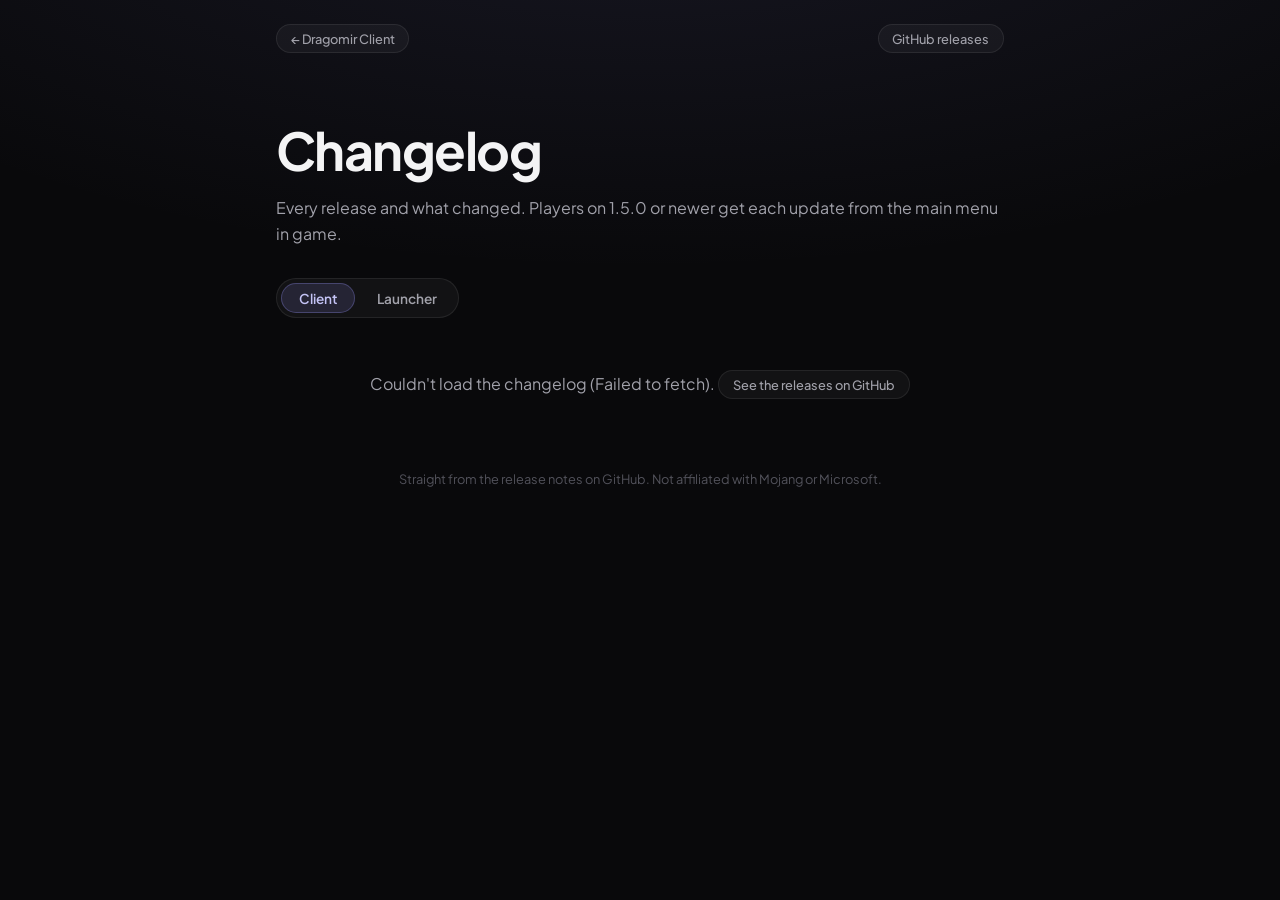
<file: client/changelog.html>
<!DOCTYPE html>
<html lang="en">
<head>
  <meta charset="UTF-8">
  <meta name="viewport" content="width=device-width, initial-scale=1.0">
  <title>Changelog · Dragomir Client</title>
  <meta name="description" content="Every Dragomir Client and Dragomir Launcher release and what changed, from the GitHub release notes.">
  <link rel="icon" href="/favicon.ico">
  <link rel="preconnect" href="https://fonts.googleapis.com">
  <link rel="preconnect" href="https://fonts.gstatic.com" crossorigin>
  <link href="https://fonts.googleapis.com/css2?family=Plus+Jakarta+Sans:wght@400;500;600;700;800&display=swap" rel="stylesheet">
  <style>
    *, *::before, *::after { margin: 0; padding: 0; box-sizing: border-box; }

    :root {
      --bg: #09090b;
      --card-bg: rgba(18, 18, 22, 0.7);
      --border: rgba(255, 255, 255, 0.08);
      --border-hover: rgba(255, 255, 255, 0.18);
      --text-main: #f4f4f5;
      --text-muted: #a1a1aa;
      --text-subtle: #52525b;
      --accent: #7877c6;
    }

    body {
      min-height: 100vh;
      background-color: var(--bg);
      background-image: radial-gradient(ellipse 80% 50% at 50% -20%, rgba(120, 119, 198, 0.14), transparent);
      background-repeat: no-repeat;
      color: var(--text-main);
      font-family: 'Plus Jakarta Sans', system-ui, -apple-system, sans-serif;
      -webkit-font-smoothing: antialiased;
      overflow-x: hidden;
    }

    .wrap { width: 100%; max-width: 760px; margin: 0 auto; padding: 0 1rem; }

    .topbar { display: flex; justify-content: space-between; align-items: center; gap: 0.5rem; padding: 1.5rem 0; }

    .pill {
      display: inline-flex; align-items: center; gap: 0.4rem;
      padding: 0.35rem 0.85rem; border-radius: 9999px;
      background: rgba(255, 255, 255, 0.04); border: 1px solid var(--border);
      color: var(--text-muted); text-decoration: none; font-size: 0.8rem; font-weight: 500;
      transition: all 0.2s cubic-bezier(0.16, 1, 0.3, 1);
    }
    .pill:hover { background: rgba(255, 255, 255, 0.09); border-color: var(--border-hover); color: var(--text-main); }

    header { padding: 2.5rem 0 2rem; }
    h1 { font-size: clamp(2rem, 7vw, 3.25rem); font-weight: 700; letter-spacing: -0.03em; }
    .lead { margin-top: 0.75rem; color: var(--text-muted); line-height: 1.6; }

    .release {
      background: var(--card-bg); border: 1px solid var(--border); border-radius: 16px;
      padding: 1.5rem; margin-bottom: 1rem;
    }
    .release-head { display: flex; flex-wrap: wrap; align-items: baseline; justify-content: space-between; gap: 0.5rem 1rem; }
    .release h2 { font-size: 1.35rem; font-weight: 700; letter-spacing: -0.02em; }
    .badge {
      display: inline-block; margin-left: 0.5rem; padding: 0.1rem 0.55rem; border-radius: 9999px;
      font-size: 0.7rem; font-weight: 600; vertical-align: middle;
      background: rgba(120, 119, 198, 0.18); color: #c4c3f5; border: 1px solid rgba(120, 119, 198, 0.4);
    }
    .meta { color: var(--text-subtle); font-size: 0.85rem; }
    .meta a { color: var(--text-muted); }

    .notes { margin-top: 1rem; color: var(--text-muted); line-height: 1.65; font-size: 0.95rem; overflow-wrap: anywhere; }
    .notes h3 { color: var(--text-main); font-size: 0.95rem; font-weight: 700; margin: 1.1rem 0 0.4rem; }
    .notes h3:first-child { margin-top: 0; }
    .notes ul { padding-left: 1.2rem; }
    .notes li { margin: 0.25rem 0; }
    .notes strong { color: var(--text-main); font-weight: 600; }
    .notes code { font-size: 0.85em; background: rgba(255, 255, 255, 0.06); padding: 0.1rem 0.35rem; border-radius: 6px; }
    .notes a { color: #c4c3f5; }
    .notes p { margin: 0.4rem 0; }

    .status { color: var(--text-muted); padding: 2rem 0; text-align: center; }

    .switch {
      display: inline-flex; gap: 0.25rem; padding: 0.25rem; margin-bottom: 1.25rem;
      border-radius: 9999px; background: rgba(255, 255, 255, 0.04); border: 1px solid var(--border);
    }
    .switch button {
      font: inherit; font-size: 0.85rem; font-weight: 600; color: var(--text-muted);
      background: none; border: 0; padding: 0.4rem 1.1rem; border-radius: 9999px; cursor: pointer;
      transition: all 0.2s cubic-bezier(0.16, 1, 0.3, 1);
    }
    .switch button:hover { color: var(--text-main); }
    .switch button[aria-selected="true"] {
      background: rgba(120, 119, 198, 0.18); color: #c4c3f5; box-shadow: inset 0 0 0 1px rgba(120, 119, 198, 0.4);
    }
    .switch button:focus-visible { outline: 2px solid var(--accent); outline-offset: 2px; }

    footer { padding: 2.5rem 0 3rem; color: var(--text-subtle); font-size: 0.8rem; text-align: center; }
  </style>
</head>
<body>
  <div class="wrap">
    <nav class="topbar">
      <a href="/client" class="pill">&larr; Dragomir Client</a>
      <a href="https://github.com/DragomirFr/Dragomir/releases" class="pill" target="_blank" rel="noopener noreferrer">GitHub releases</a>
    </nav>

    <header>
      <h1>Changelog</h1>
      <p class="lead" id="lead">Every release and what changed. Players on 1.5.0 or newer get each update from the main menu in game.</p>
    </header>

    <div class="switch" role="tablist" aria-label="Which releases">
      <button type="button" role="tab" id="tab-client" data-kind="client" aria-controls="releases" aria-selected="true">Client</button>
      <button type="button" role="tab" id="tab-launcher" data-kind="launcher" aria-controls="releases" aria-selected="false">Launcher</button>
    </div>

    <main id="releases" role="tabpanel">
      <p class="status" id="status">Loading releases…</p>
    </main>

    <footer>Straight from the release notes on GitHub. Not affiliated with Mojang or Microsoft.</footer>
  </div>

  <script>
    // Client releases (tags client-v…) or launcher releases (launcher-v…), never drafts or pre-releases, newest first.
    // Both come from one request; the switch only changes which ones are shown. #launcher opens the launcher's.
    const API = 'https://api.github.com/repos/DragomirFr/Dragomir/releases?per_page=100';
    const KINDS = {
      client: { prefix: 'client-v', lead: 'Every release and what changed. Players on 1.5.0 or newer get each update from the main menu in game.' },
      launcher: { prefix: 'launcher-v', lead: 'Every Dragomir Launcher release and what changed. On Windows the launcher updates itself: press "Update now" when it offers one.' },
    };
    let kind = location.hash === '#launcher' ? 'launcher' : 'client';
    let releases = null;

    function escapeHtml(text) {
      return text.replace(/[&<>"']/g, (c) => ({ '&': '&amp;', '<': '&lt;', '>': '&gt;', '"': '&quot;', "'": '&#39;' }[c]));
    }

    // Enough Markdown for release notes: ## headings, - bullets, **bold**, `code`, [links](https://…).
    function inline(text) {
      return escapeHtml(text)
        .replace(/`([^`]+)`/g, '<code>$1</code>')
        .replace(/\*\*([^*]+)\*\*/g, '<strong>$1</strong>')
        .replace(/\[([^\]]+)\]\((https?:\/\/[^)\s]+)\)/g, '<a href="$2" target="_blank" rel="noopener noreferrer">$1</a>');
    }

    function markdown(source) {
      const out = [];
      let inList = false;
      for (const raw of source.replace(/\r/g, '').split('\n')) {
        const line = raw.trim();
        const bullet = /^[-*]\s+(.*)$/.exec(line);
        if (bullet) {
          if (!inList) { out.push('<ul>'); inList = true; }
          out.push(`<li>${inline(bullet[1])}</li>`);
          continue;
        }
        if (inList) { out.push('</ul>'); inList = false; }
        if (!line) continue;
        const heading = /^#{1,6}\s+(.*)$/.exec(line);
        out.push(heading ? `<h3>${inline(heading[1])}</h3>` : `<p>${inline(line)}</p>`);
      }
      if (inList) out.push('</ul>');
      return out.join('');
    }

    function render() {
      const main = document.getElementById('releases');
      const { prefix } = KINDS[kind];
      const shown = releases.filter((r) => !r.draft && !r.prerelease && r.tag_name.startsWith(prefix));
      if (!shown.length) {
        main.innerHTML = '<p class="status">No releases yet.</p>';
        return;
      }
      main.innerHTML = shown.map((r, i) => {
        const version = escapeHtml(r.tag_name.slice(prefix.length));
        const date = new Date(r.published_at).toLocaleDateString(undefined, { day: 'numeric', month: 'long', year: 'numeric' });
        return `<article class="release">
          <div class="release-head">
            <h2>v${version}${i === 0 ? '<span class="badge">Latest</span>' : ''}</h2>
            <span class="meta">${escapeHtml(date)} · <a href="${escapeHtml(r.html_url)}" target="_blank" rel="noopener noreferrer">on GitHub</a></span>
          </div>
          <div class="notes">${markdown(r.body || '')}</div>
        </article>`;
      }).join('');
    }

    /** Marks the chosen tab, swaps the intro line and, once the releases are in, shows that kind. */
    function show() {
      for (const tab of document.querySelectorAll('.switch button')) {
        const on = tab.dataset.kind === kind;
        tab.setAttribute('aria-selected', String(on));
        tab.tabIndex = on ? 0 : -1;
      }
      document.getElementById('releases').setAttribute('aria-labelledby', `tab-${kind}`);
      document.getElementById('lead').textContent = KINDS[kind].lead;
      if (releases) render();
    }

    function choose(next) {
      if (next === kind) return;
      kind = next;
      history.replaceState(null, '', next === 'launcher' ? '#launcher' : location.pathname + location.search);
      show();
    }

    const tabs = [...document.querySelectorAll('.switch button')];
    tabs.forEach((tab, i) => {
      tab.addEventListener('click', () => choose(tab.dataset.kind));
      // Arrow keys move between the two tabs, as in any tab list.
      tab.addEventListener('keydown', (e) => {
        if (e.key !== 'ArrowLeft' && e.key !== 'ArrowRight') return;
        const next = tabs[(i + (e.key === 'ArrowRight' ? 1 : tabs.length - 1)) % tabs.length];
        next.focus();
        choose(next.dataset.kind);
      });
    });
    window.addEventListener('hashchange', () => { kind = location.hash === '#launcher' ? 'launcher' : 'client'; show(); });
    show();

    fetch(API, { headers: { Accept: 'application/vnd.github+json' } })
      .then((res) => {
        if (!res.ok) throw new Error(res.status === 403 ? 'GitHub is limiting requests right now. Try again in a few minutes.' : `GitHub answered ${res.status}`);
        return res.json();
      })
      .then((list) => { releases = list; render(); })
      .catch((err) => {
        const status = document.getElementById('status');
        status.innerHTML = `Couldn't load the changelog (${escapeHtml(err.message)}). <a class="pill" href="https://github.com/DragomirFr/Dragomir/releases">See the releases on GitHub</a>`;
      });
  </script>
</body>
</html>
</file>
